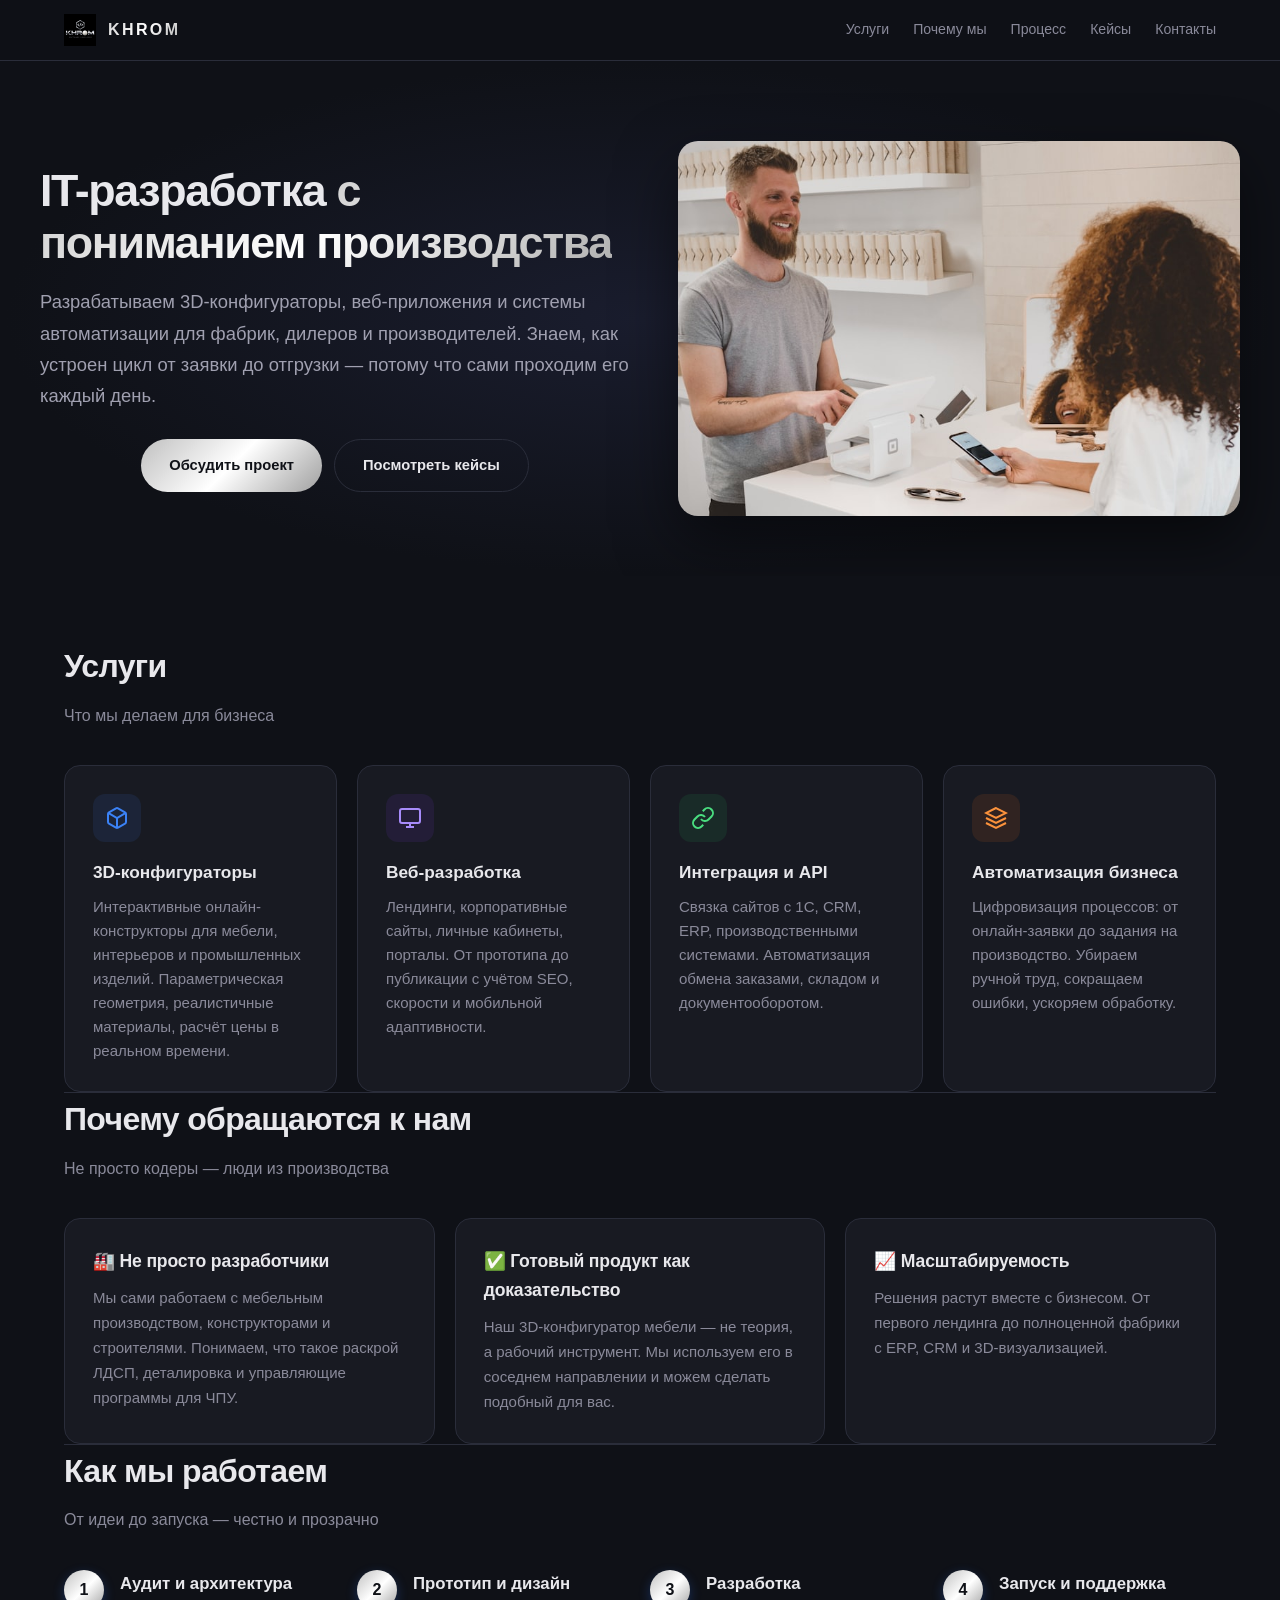
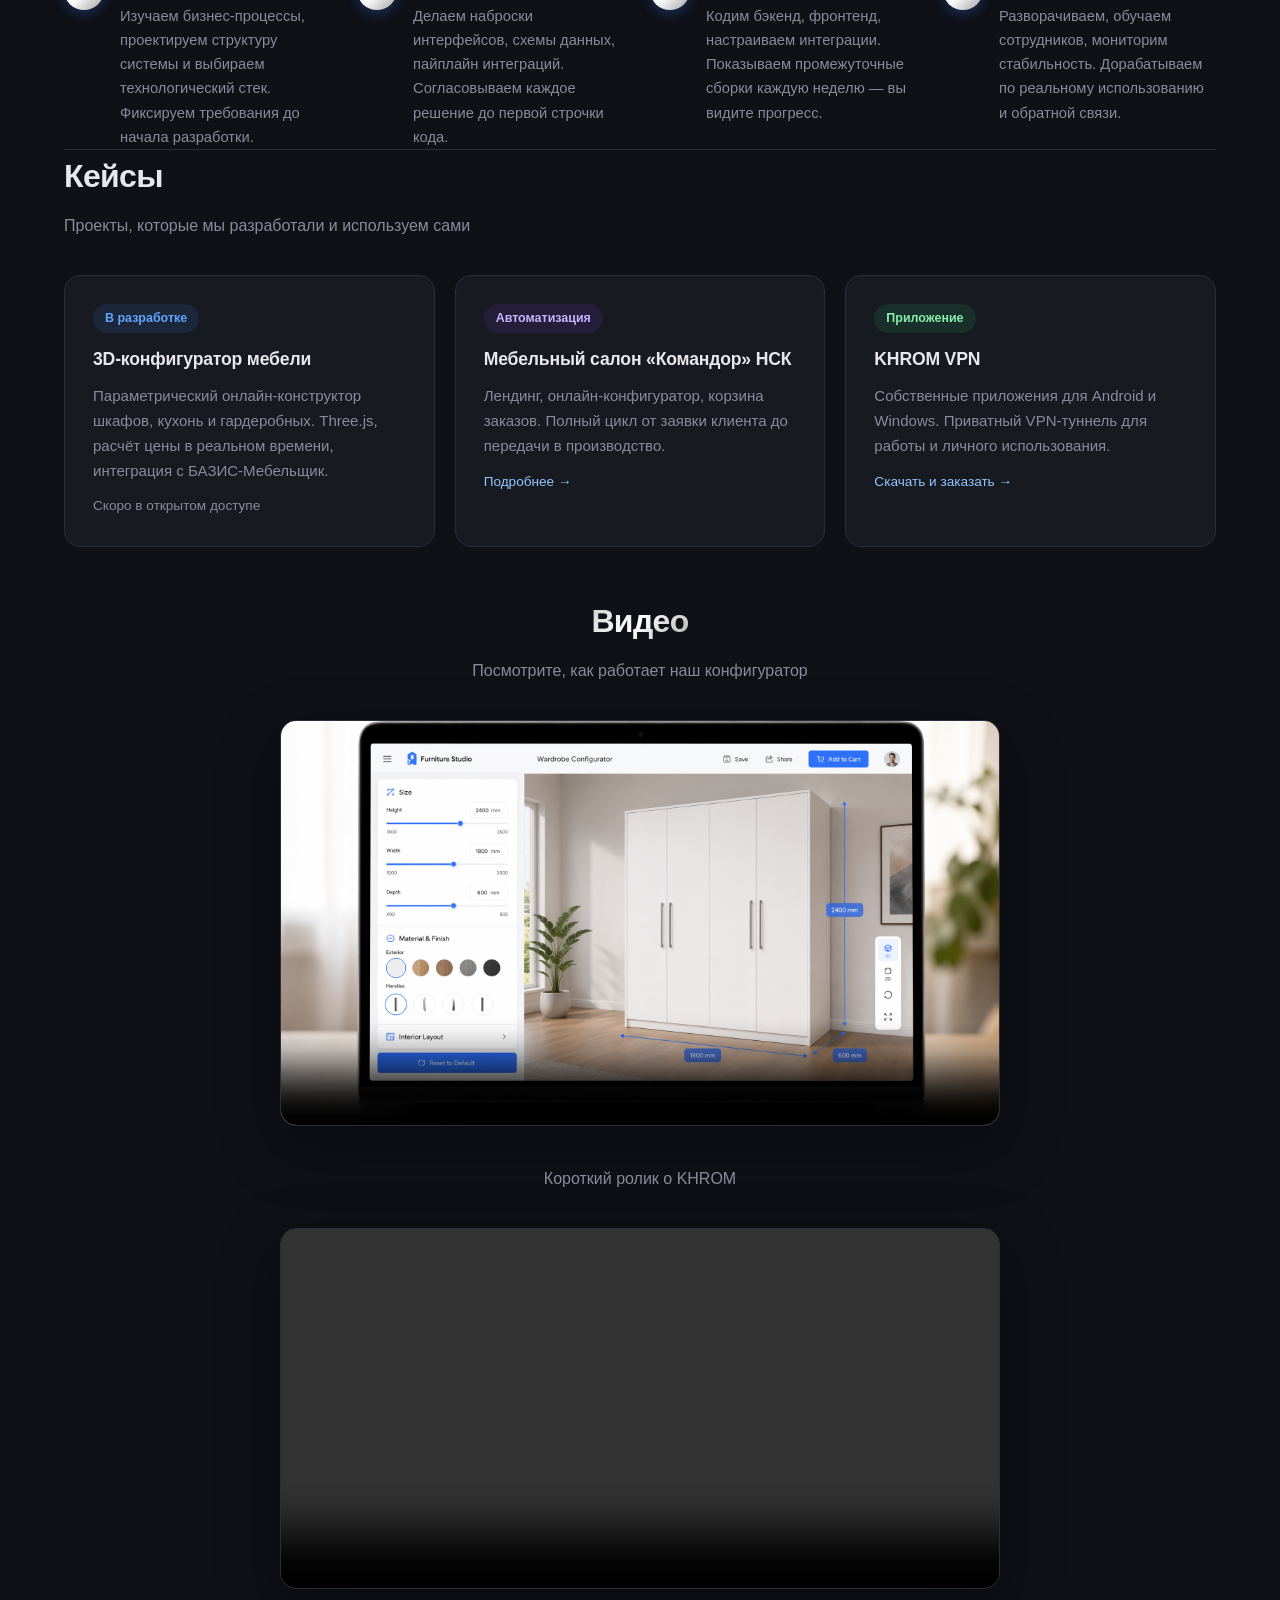
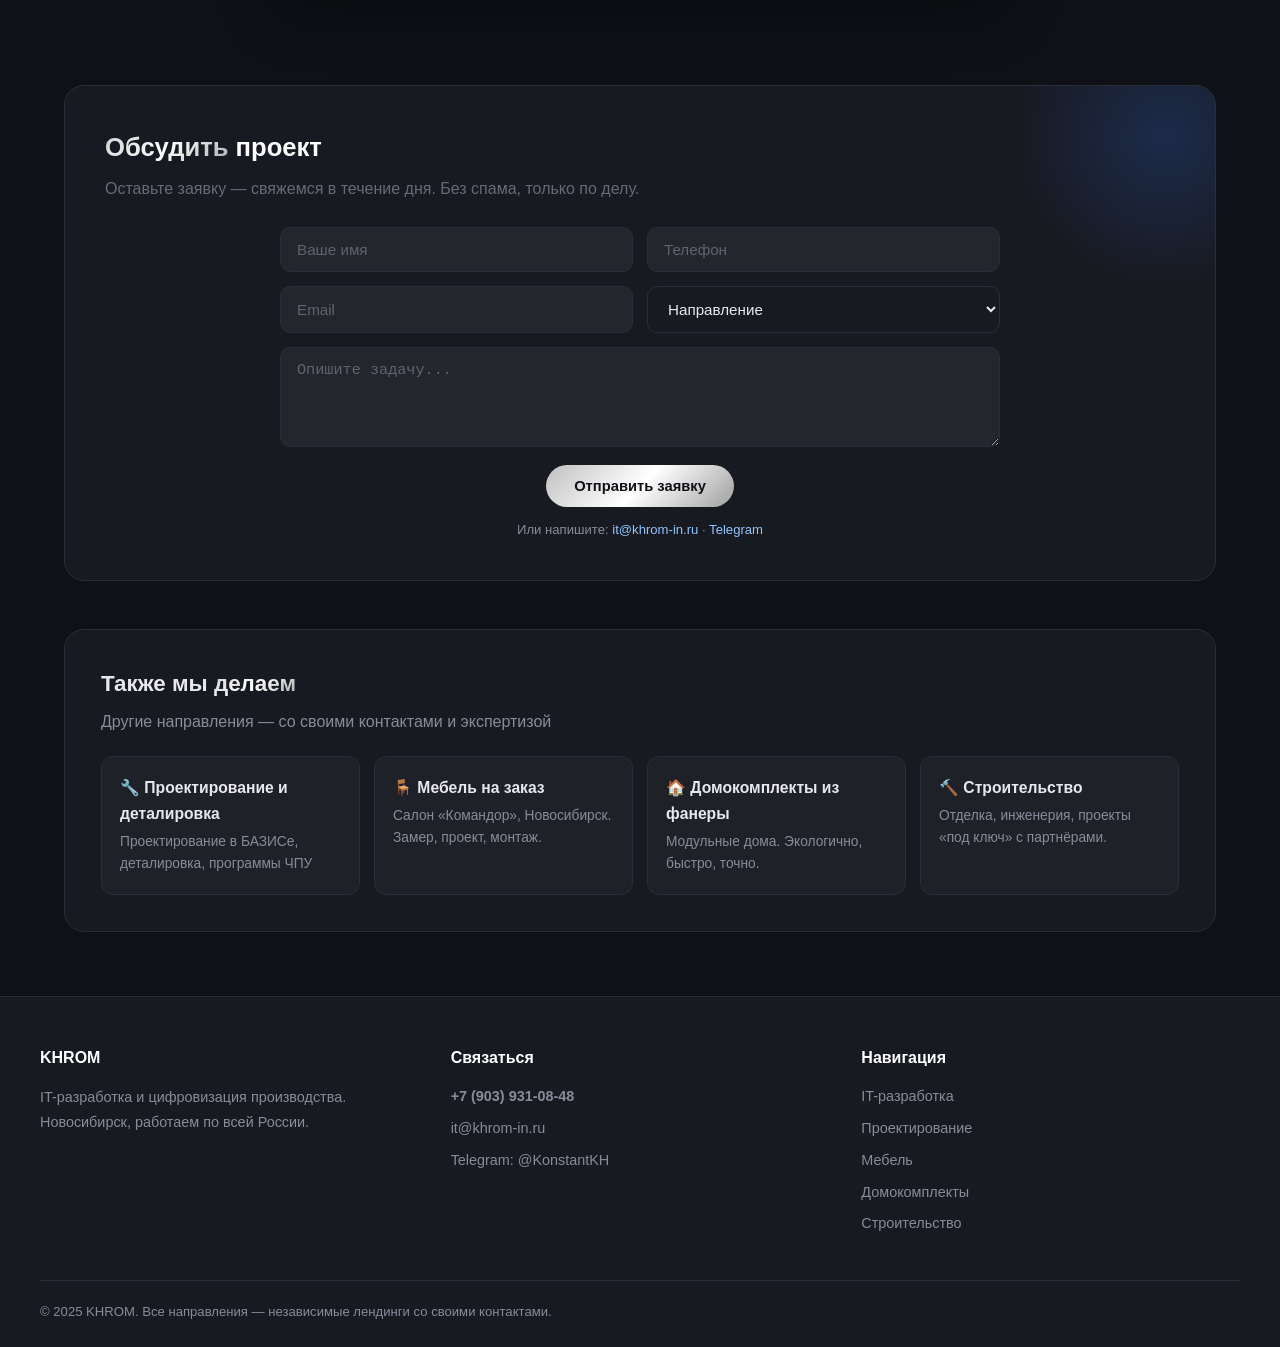
<file: index.html>
<!DOCTYPE html>
<html lang="ru">
<head>
  <meta charset="UTF-8">
  <meta name="viewport" content="width=device-width, initial-scale=1.0">
  <title>KHROM — IT-разработка и цифровизация производства</title>
  <link rel="stylesheet" href="style.css">
  <style>
    :root {
      --khrom-bg: #0f1117;
      --khrom-surface: #181a22;
      --khrom-surface-hover: #202330;
      --khrom-border: #2a2d3a;
      --khrom-text: #e8e8ec;
      --khrom-text-dim: #8a8a9a;
      --khrom-chrome: linear-gradient(135deg, #c0c0c0 0%, #ffffff 50%, #a0a0a0 100%);
      --khrom-chrome-text: linear-gradient(135deg, #d0d0d0 0%, #ffffff 50%, #b0b0b0 100%);
      --khrom-accent: #3b82f6;
    }
    body { background: var(--khrom-bg); color: var(--khrom-text); }

    /* Header */
    .khrom-header {
      position: sticky; top: 0; z-index: 100;
      background: rgba(15,17,23,0.92);
      backdrop-filter: blur(12px);
      border-bottom: 1px solid var(--khrom-border);
    }
    .khrom-header-inner {
      max-width: 1200px; margin: 0 auto;
      padding: 14px 24px;
      display: flex; justify-content: space-between; align-items: center;
    }
    .khrom-logo { display: flex; align-items: center; gap: 12px; }
    .khrom-logo img { height: 32px; width: auto; }
    .khrom-logo span {
      font-size: 1rem; font-weight: 700; letter-spacing: 0.15em;
      background: var(--khrom-chrome-text);
      -webkit-background-clip: text; -webkit-text-fill-color: transparent; background-clip: text;
    }
    .khrom-nav { display: flex; gap: 24px; }
    .khrom-nav a {
      font-size: 0.88rem; font-weight: 500;
      color: var(--khrom-text-dim); transition: all 0.3s;
    }
    .khrom-nav a:hover { color: #fff; }

    /* Hero */
    .khrom-hero {
      position: relative;
      background: radial-gradient(ellipse at center, #1a1d2e 0%, #0f1117 70%);
      padding: 80px 24px 60px;
      overflow: hidden;
    }
    .khrom-hero-inner {
      max-width: 1200px; margin: 0 auto;
      display: grid; grid-template-columns: 1.05fr 1fr; gap: 48px; align-items: center;
    }
    .khrom-hero h1 {
      font-size: clamp(1.8rem, 4vw, 2.8rem); font-weight: 800;
      letter-spacing: -0.03em; line-height: 1.15; margin-bottom: 18px;
    }
    .khrom-hero h1 span {
      background: var(--khrom-chrome-text);
      -webkit-background-clip: text; -webkit-text-fill-color: transparent; background-clip: text;
    }
    .khrom-hero p {
      font-size: clamp(1rem, 2vw, 1.15rem);
      color: #a0a0b0; line-height: 1.7; margin-bottom: 28px;
    }
    .hero-btns { display: flex; gap: 12px; flex-wrap: wrap; }
    .btn-chrome {
      display: inline-flex; align-items: center; gap: 8px;
      padding: 13px 28px; border-radius: 50px;
      font-weight: 600; font-size: 0.92rem;
      background: var(--khrom-chrome); color: #0f1117;
      transition: all 0.3s; border: none; cursor: pointer;
    }
    .btn-chrome:hover { transform: translateY(-2px); box-shadow: 0 0 30px rgba(255,255,255,0.2); }
    .btn-outline {
      display: inline-flex; align-items: center; gap: 8px;
      padding: 13px 28px; border-radius: 50px;
      font-weight: 600; font-size: 0.92rem;
      background: transparent; color: var(--khrom-text);
      border: 1px solid var(--khrom-border);
      transition: all 0.3s;
    }
    .btn-outline:hover { border-color: rgba(192,192,192,0.3); background: rgba(255,255,255,0.04); }
    .hero-media img {
      width: 100%; height: auto; display: block;
      border-radius: 20px;
      box-shadow: 0 24px 60px rgba(0,0,0,0.5);
    }

    /* Container */
    .khrom-container { max-width: 1200px; margin: 0 auto; padding: 64px 24px; }
    .section-title {
      font-size: clamp(1.5rem, 3vw, 2rem); font-weight: 700;
      margin-bottom: 10px;
    }
    .section-title span {
      background: var(--khrom-chrome-text);
      -webkit-background-clip: text; -webkit-text-fill-color: transparent; background-clip: text;
    }
    .section-subtitle { color: var(--khrom-text-dim); font-size: 1rem; margin-bottom: 36px; }
    .section-divider {
      border: none; border-top: 1px solid var(--khrom-border); margin: 0;
    }

    /* Features */
    .features {
      display: grid;
      grid-template-columns: repeat(auto-fit, minmax(260px, 1fr));
      gap: 20px;
    }
    .feature {
      background: var(--khrom-surface);
      border: 1px solid var(--khrom-border);
      border-radius: 16px;
      padding: 28px;
      transition: all 0.3s;
    }
    .feature:hover { background: var(--khrom-surface-hover); transform: translateY(-3px); }
    .feature-icon {
      width: 48px; height: 48px; border-radius: 12px;
      display: flex; align-items: center; justify-content: center;
      margin-bottom: 16px; font-size: 1.4rem;
    }
    .feature-icon-blue { background: rgba(59,130,246,0.1); color: #3b82f6; }
    .feature-icon-purple { background: rgba(124,58,237,0.1); color: #a78bfa; }
    .feature-icon-green { background: rgba(34,197,94,0.1); color: #4ade80; }
    .feature-icon-orange { background: rgba(249,115,22,0.1); color: #fb923c; }
    .feature h4 { font-size: 1.08rem; font-weight: 700; margin-bottom: 8px; }
    .feature p { color: var(--khrom-text-dim); font-size: 0.94rem; line-height: 1.6; }

    /* Cards */
    .grid {
      display: grid; grid-template-columns: repeat(auto-fit, minmax(280px, 1fr)); gap: 20px;
    }
    .card {
      background: var(--khrom-surface);
      border: 1px solid var(--khrom-border);
      border-radius: 16px;
      padding: 28px;
      transition: all 0.3s;
      position: relative; overflow: hidden;
    }
    .card::before {
      content: ''; position: absolute; top: 0; left: 0; right: 0; height: 3px;
      background: var(--khrom-chrome); transform: scaleX(0); transform-origin: left;
      transition: transform 0.4s ease;
    }
    .card:hover { transform: translateY(-4px); border-color: rgba(192,192,192,0.15); }
    .card:hover::before { transform: scaleX(1); }
    .card h3 { font-size: 1.1rem; font-weight: 700; margin-bottom: 10px; }
    .card p { color: var(--khrom-text-dim); font-size: 0.94rem; }
    .tag {
      display: inline-block; padding: 4px 12px; border-radius: 50px;
      font-size: 0.78rem; font-weight: 600; margin-bottom: 12px;
    }
    .tag-blue { background: rgba(59,130,246,0.12); color: #60a5fa; }
    .tag-purple { background: rgba(124,58,237,0.12); color: #c4b5fd; }
    .tag-green { background: rgba(34,197,94,0.12); color: #86efac; }
    .meta { font-size: 0.85rem; color: var(--khrom-text-dim); margin-top: 12px; }
    .meta a { color: #93c5fd; transition: color 0.3s; }
    .meta a:hover { color: #fff; }

    /* Steps */
    .steps {
      display: grid; grid-template-columns: repeat(auto-fit, minmax(240px, 1fr)); gap: 20px;
      counter-reset: step;
    }
    .step {
      position: relative; padding-left: 56px;
    }
    .step::before {
      counter-increment: step;
      content: counter(step);
      position: absolute; left: 0; top: 0;
      width: 40px; height: 40px;
      background: var(--khrom-chrome); color: #0f1117;
      border-radius: 50%; display: flex; align-items: center; justify-content: center;
      font-weight: 700; font-size: 1rem;
    }
    .step h4 { font-size: 1.05rem; font-weight: 700; margin-bottom: 6px; }
    .step p { color: var(--khrom-text-dim); font-size: 0.92rem; }

    /* Video section */
    .video-section { text-align: center; padding: 48px 0; }
    .video-wrapper {
      max-width: 720px; margin: 0 auto;
      border-radius: 16px; overflow: hidden;
      border: 1px solid var(--khrom-border);
      box-shadow: 0 20px 60px rgba(0,0,0,0.4);
    }
    .video-wrapper video { width: 100%; display: block; }

    /* Form */
    .form-section {
      background: var(--khrom-surface);
      border: 1px solid var(--khrom-border);
      border-radius: 20px;
      padding: 40px;
      margin: 48px 0;
    }
    .form-section h2 { font-size: 1.6rem; margin-bottom: 8px; }
    .form-section h2 span {
      background: var(--khrom-chrome-text);
      -webkit-background-clip: text; -webkit-text-fill-color: transparent; background-clip: text;
    }
    .form-section > p { color: var(--khrom-text-dim); margin-bottom: 24px; }
    .form-grid {
      display: grid; grid-template-columns: repeat(auto-fit, minmax(260px, 1fr)); gap: 14px;
      margin-bottom: 16px;
    }
    .form-field {
      background: rgba(255,255,255,0.05);
      border: 1px solid var(--khrom-border);
      border-radius: 10px;
      padding: 13px 16px;
      color: var(--khrom-text); font-size: 0.95rem;
      transition: all 0.3s; width: 100%;
    }
    .form-field::placeholder { color: rgba(138,138,154,0.6); }
    .form-field:focus { outline: none; border-color: rgba(192,192,192,0.3); background: rgba(255,255,255,0.07); }
    .form-field.textarea { grid-column: 1 / -1; min-height: 100px; resize: vertical; }
    .form-status {
      margin-top: 14px; padding: 12px 18px; border-radius: 10px;
      font-size: 0.92rem; text-align: center; display: none;
    }
    .form-status.success { background: rgba(34,197,94,0.1); color: #86efac; border: 1px solid rgba(34,197,94,0.2); }
    .form-status.error { background: rgba(239,68,68,0.1); color: #fca5a5; border: 1px solid rgba(239,68,68,0.2); }
    .form-status.warning { background: rgba(245,158,11,0.1); color: #fcd34d; border: 1px solid rgba(245,158,11,0.2); }

    /* Also section */
    .also-section {
      background: var(--khrom-surface);
      border: 1px solid var(--khrom-border);
      border-radius: 20px;
      padding: 36px;
      margin-top: 48px;
    }
    .also-section h2 { font-size: 1.4rem; margin-bottom: 6px; }
    .also-section h2 span {
      background: var(--khrom-chrome-text);
      -webkit-background-clip: text; -webkit-text-fill-color: transparent; background-clip: text;
    }
    .also-section > p { color: var(--khrom-text-dim); margin-bottom: 20px; }
    .also-grid {
      display: grid; grid-template-columns: repeat(auto-fit, minmax(220px, 1fr)); gap: 14px;
    }
    .also-card {
      display: block; background: rgba(255,255,255,0.03);
      border: 1px solid var(--khrom-border); border-radius: 12px;
      padding: 18px; transition: all 0.3s;
    }
    .also-card:hover { transform: translateY(-3px); border-color: rgba(192,192,192,0.2); background: rgba(255,255,255,0.05); }
    .also-card h4 { font-size: 0.98rem; font-weight: 700; color: var(--khrom-text); margin-bottom: 4px; }
    .also-card p { font-size: 0.86rem; color: var(--khrom-text-dim); }

    /* Footer */
    .khrom-footer {
      background: var(--khrom-surface);
      border-top: 1px solid var(--khrom-border);
      padding: 48px 24px 24px;
    }
    .footer-inner { max-width: 1200px; margin: 0 auto; }
    .footer-grid {
      display: grid; grid-template-columns: repeat(auto-fit, minmax(220px, 1fr)); gap: 32px;
      margin-bottom: 36px;
    }
    .footer-col h4 {
      color: #fff; font-size: 1rem; font-weight: 700; margin-bottom: 14px;
    }
    .footer-col p { font-size: 0.9rem; color: var(--khrom-text-dim); line-height: 1.7; }
    .footer-col a {
      display: block; color: var(--khrom-text-dim); font-size: 0.9rem;
      margin-bottom: 8px; transition: color 0.2s;
    }
    .footer-col a:hover { color: #fff; }
    .phone-link { font-size: 1.2rem; font-weight: 700; color: #fff; }
    .phone-link:hover { color: #93c5fd; }
    .footer-bottom {
      border-top: 1px solid var(--khrom-border);
      padding-top: 20px; font-size: 0.82rem; color: var(--khrom-text-dim);
    }

    @media (max-width: 900px) {
      .khrom-hero-inner { grid-template-columns: 1fr; text-align: center; }
      .hero-btns { justify-content: center; }
      .khrom-header-inner { flex-direction: column; gap: 10px; }
    }
  </style>
</head>
<body>

<!-- Header -->
<header class="khrom-header">
  <div class="khrom-header-inner">
    <div class="khrom-logo">
      <img src="img/khrom-logo.png" alt="KHROM">
      <span>KHROM</span>
    </div>
    <nav class="khrom-nav">
      <a href="#services">Услуги</a>
      <a href="#why">Почему мы</a>
      <a href="#process">Процесс</a>
      <a href="#cases">Кейсы</a>
      <a href="#contacts">Контакты</a>
    </nav>
  </div>
</header>

<!-- Hero -->
<section class="khrom-hero">
  <div class="khrom-hero-inner">
    <div class="hero-text">
      <h1>IT-разработка <span>с пониманием производства</span></h1>
      <p>Разрабатываем 3D-конфигураторы, веб-приложения и системы автоматизации для фабрик, дилеров и производителей. Знаем, как устроен цикл от заявки до отгрузки — потому что сами проходим его каждый день.</p>
      <div class="hero-btns">
        <a class="btn-chrome" href="#form">Обсудить проект</a>
        <a class="btn-outline" href="#cases">Посмотреть кейсы</a>
      </div>
    </div>
    <div class="hero-media">
      <img src="img/it/hero1.jpg" alt="Интерфейс 3D-конфигуратора">
    </div>
  </div>
</section>

<!-- Main -->
<main class="khrom-container">

  <!-- Services -->
  <section id="services">
    <h2 class="section-title">Услуги</h2>
    <p class="section-subtitle">Что мы делаем для бизнеса</p>
    <div class="features">
      <div class="feature">
        <div class="feature-icon feature-icon-blue">
          <svg width="24" height="24" viewBox="0 0 24 24" fill="none" stroke="currentColor" stroke-width="2"><path d="M21 16V8a2 2 0 0 0-1-1.73l-7-4a2 2 0 0 0-2 0l-7 4A2 2 0 0 0 3 8v8a2 2 0 0 0 1 1.73l7 4a2 2 0 0 0 2 0l7-4A2 2 0 0 0 21 16z"></path><polyline points="3.27 6.96 12 12.01 20.73 6.96"></polyline><line x1="12" y1="22.08" x2="12" y2="12"></line></svg>
        </div>
        <h4>3D-конфигураторы</h4>
        <p>Интерактивные онлайн-конструкторы для мебели, интерьеров и промышленных изделий. Параметрическая геометрия, реалистичные материалы, расчёт цены в реальном времени.</p>
      </div>
      <div class="feature">
        <div class="feature-icon feature-icon-purple">
          <svg width="24" height="24" viewBox="0 0 24 24" fill="none" stroke="currentColor" stroke-width="2"><rect x="2" y="3" width="20" height="14" rx="2" ry="2"></rect><line x1="8" y1="21" x2="16" y2="21"></line><line x1="12" y1="17" x2="12" y2="21"></line></svg>
        </div>
        <h4>Веб-разработка</h4>
        <p>Лендинги, корпоративные сайты, личные кабинеты, порталы. От прототипа до публикации с учётом SEO, скорости и мобильной адаптивности.</p>
      </div>
      <div class="feature">
        <div class="feature-icon feature-icon-green">
          <svg width="24" height="24" viewBox="0 0 24 24" fill="none" stroke="currentColor" stroke-width="2"><path d="M10 13a5 5 0 0 0 7.54.54l3-3a5 5 0 0 0-7.07-7.07l-1.72 1.71"></path><path d="M14 11a5 5 0 0 0-7.54-.54l-3 3a5 5 0 0 0 7.07 7.07l1.71-1.71"></path></svg>
        </div>
        <h4>Интеграция и API</h4>
        <p>Связка сайтов с 1С, CRM, ERP, производственными системами. Автоматизация обмена заказами, складом и документооборотом.</p>
      </div>
      <div class="feature">
        <div class="feature-icon feature-icon-orange">
          <svg width="24" height="24" viewBox="0 0 24 24" fill="none" stroke="currentColor" stroke-width="2"><polygon points="12 2 2 7 12 12 22 7 12 2"></polygon><polyline points="2 17 12 22 22 17"></polyline><polyline points="2 12 12 17 22 12"></polyline></svg>
        </div>
        <h4>Автоматизация бизнеса</h4>
        <p>Цифровизация процессов: от онлайн-заявки до задания на производство. Убираем ручной труд, сокращаем ошибки, ускоряем обработку.</p>
      </div>
    </div>
  </section>

  <hr class="section-divider">

  <!-- Why us -->
  <section id="why">
    <h2 class="section-title">Почему обращаются к нам</h2>
    <p class="section-subtitle">Не просто кодеры — люди из производства</p>
    <div class="grid">
      <div class="card">
        <h3>🏭 Не просто разработчики</h3>
        <p>Мы сами работаем с мебельным производством, конструкторами и строителями. Понимаем, что такое раскрой ЛДСП, деталировка и управляющие программы для ЧПУ.</p>
      </div>
      <div class="card">
        <h3>✅ Готовый продукт как доказательство</h3>
        <p>Наш 3D-конфигуратор мебели — не теория, а рабочий инструмент. Мы используем его в соседнем направлении и можем сделать подобный для вас.</p>
      </div>
      <div class="card">
        <h3>📈 Масштабируемость</h3>
        <p>Решения растут вместе с бизнесом. От первого лендинга до полноценной фабрики с ERP, CRM и 3D-визуализацией.</p>
      </div>
    </div>
  </section>

  <hr class="section-divider">

  <!-- Process -->
  <section id="process">
    <h2 class="section-title">Как мы работаем</h2>
    <p class="section-subtitle">От идеи до запуска — честно и прозрачно</p>
    <div class="steps">
      <div class="step">
        <h4>Аудит и архитектура</h4>
        <p>Изучаем бизнес-процессы, проектируем структуру системы и выбираем технологический стек. Фиксируем требования до начала разработки.</p>
      </div>
      <div class="step">
        <h4>Прототип и дизайн</h4>
        <p>Делаем наброски интерфейсов, схемы данных, пайплайн интеграций. Согласовываем каждое решение до первой строчки кода.</p>
      </div>
      <div class="step">
        <h4>Разработка</h4>
        <p>Кодим бэкенд, фронтенд, настраиваем интеграции. Показываем промежуточные сборки каждую неделю — вы видите прогресс.</p>
      </div>
      <div class="step">
        <h4>Запуск и поддержка</h4>
        <p>Разворачиваем, обучаем сотрудников, мониторим стабильность. Дорабатываем по реальному использованию и обратной связи.</p>
      </div>
    </div>
  </section>

  <hr class="section-divider">

  <!-- Cases -->
  <section id="cases">
    <h2 class="section-title">Кейсы</h2>
    <p class="section-subtitle">Проекты, которые мы разработали и используем сами</p>
    <div class="grid">
      <div class="card">
        <span class="tag tag-blue">В разработке</span>
        <h3>3D-конфигуратор мебели</h3>
        <p>Параметрический онлайн-конструктор шкафов, кухонь и гардеробных. Three.js, расчёт цены в реальном времени, интеграция с БАЗИС-Мебельщик.</p>
        <div class="meta">Скоро в открытом доступе</div>
      </div>
      <div class="card">
        <span class="tag tag-purple">Автоматизация</span>
        <h3>Мебельный салон «Командор» НСК</h3>
        <p>Лендинг, онлайн-конфигуратор, корзина заказов. Полный цикл от заявки клиента до передачи в производство.</p>
        <div class="meta"><a href="mebel.html">Подробнее →</a></div>
      </div>
      <div class="card">
        <span class="tag tag-green">Приложение</span>
        <h3>KHROM VPN</h3>
        <p>Собственные приложения для Android и Windows. Приватный VPN-туннель для работы и личного использования.</p>
        <div class="meta"><a href="it.html#vpn">Скачать и заказать →</a></div>
      </div>
    </div>
  </section>

  <!-- Videos -->
  <section class="video-section">
    <h2 class="section-title"><span>Видео</span></h2>
    <p class="section-subtitle">Посмотрите, как работает наш конфигуратор</p>
    <div class="video-wrapper" style="margin-bottom: 32px;">
      <video controls poster="img/it/hero.png" preload="metadata">
        <source src="video/Конфигуратор_мебели_сжатый.mp4" type="video/mp4">
      </video>
    </div>
    <p class="section-subtitle" style="margin-top: 40px;">Короткий ролик о KHROM</p>
    <div class="video-wrapper">
      <video controls preload="metadata">
        <source src="video/Ролик_KHROM_v1.mp4" type="video/mp4">
      </video>
    </div>
  </section>

  <!-- Form -->
  <section id="form" class="form-section">
    <h2><span>Обсудить</span> проект</h2>
    <p>Оставьте заявку — свяжемся в течение дня. Без спама, только по делу.</p>
    <form data-form="khrom" data-source="khrom" style="max-width:720px;margin:0 auto;">
      <div class="form-grid">
        <input type="text" name="name" class="form-field" placeholder="Ваше имя" required>
        <input type="tel" name="phone" class="form-field" placeholder="Телефон" required>
        <input type="email" name="email" class="form-field" placeholder="Email">
        <select name="direction" class="form-field" style="background:var(--khrom-surface);color:var(--khrom-text);">
          <option value="" disabled selected>Направление</option>
          <option value="IT-разработка">IT-разработка</option>
          <option value="Конфигуратор">3D-конфигуратор мебели</option>
          <option value="VPN">KHROM VPN</option>
          <option value="Другое">Другое</option>
        </select>
        <textarea name="message" class="form-field textarea" placeholder="Опишите задачу..."></textarea>
      </div>
      <div style="text-align:center;margin-top:18px;">
        <button type="submit" class="btn-chrome" style="border:none;cursor:pointer;">Отправить заявку</button>
        <p style="color:var(--khrom-text-dim);font-size:0.82rem;margin-top:12px;">Или напишите: <a href="mailto:it@khrom-in.ru" style="color:#93c5fd;">it@khrom-in.ru</a> · <a href="https://t.me/KonstantKH" style="color:#93c5fd;" target="_blank">Telegram</a></p>
      </div>
    </form>
  </section>

  <!-- Also we do -->
  <div class="also-section" id="contacts">
    <h2>Также мы <span>делаем</span></h2>
    <p>Другие направления — со своими контактами и экспертизой</p>
    <div class="also-grid">
      <a href="konstruktor.html" class="also-card">
        <h4>🔧 Проектирование и деталировка</h4>
        <p>Проектирование в БАЗИСе, деталировка, программы ЧПУ</p>
      </a>
      <a href="mebel.html" class="also-card">
        <h4>🪑 Мебель на заказ</h4>
        <p>Салон «Командор», Новосибирск. Замер, проект, монтаж.</p>
      </a>
      <a href="fanera.html" class="also-card">
        <h4>🏠 Домокомплекты из фанеры</h4>
        <p>Модульные дома. Экологично, быстро, точно.</p>
      </a>
      <a href="stroitelstvo.html" class="also-card">
        <h4>🔨 Строительство</h4>
        <p>Отделка, инженерия, проекты «под ключ» с партнёрами.</p>
      </a>
    </div>
  </div>

</main>

<!-- Footer -->
<footer class="khrom-footer">
  <div class="footer-inner">
    <div class="footer-grid">
      <div class="footer-col">
        <h4>KHROM</h4>
        <p>IT-разработка и цифровизация производства.</p>
        <p>Новосибирск, работаем по всей России.</p>
      </div>
      <div class="footer-col">
        <h4>Связаться</h4>
        <a href="tel:+79039310848" class="phone-link">+7 (903) 931-08-48</a>
        <a href="mailto:it@khrom-in.ru">it@khrom-in.ru</a>
        <a href="https://t.me/KonstantKH" target="_blank">Telegram: @KonstantKH</a>
      </div>
      <div class="footer-col">
        <h4>Навигация</h4>
        <a href="index.html">IT-разработка</a>
        <a href="konstruktor.html">Проектирование</a>
        <a href="mebel.html">Мебель</a>
        <a href="fanera.html">Домокомплекты</a>
        <a href="stroitelstvo.html">Строительство</a>
      </div>
    </div>
    <div class="footer-bottom">
      © 2025 KHROM. Все направления — независимые лендинги со своими контактами.
    </div>
  </div>
</footer>

<script src="js/form-handler.js"></script>
</body>
</html>
</file>
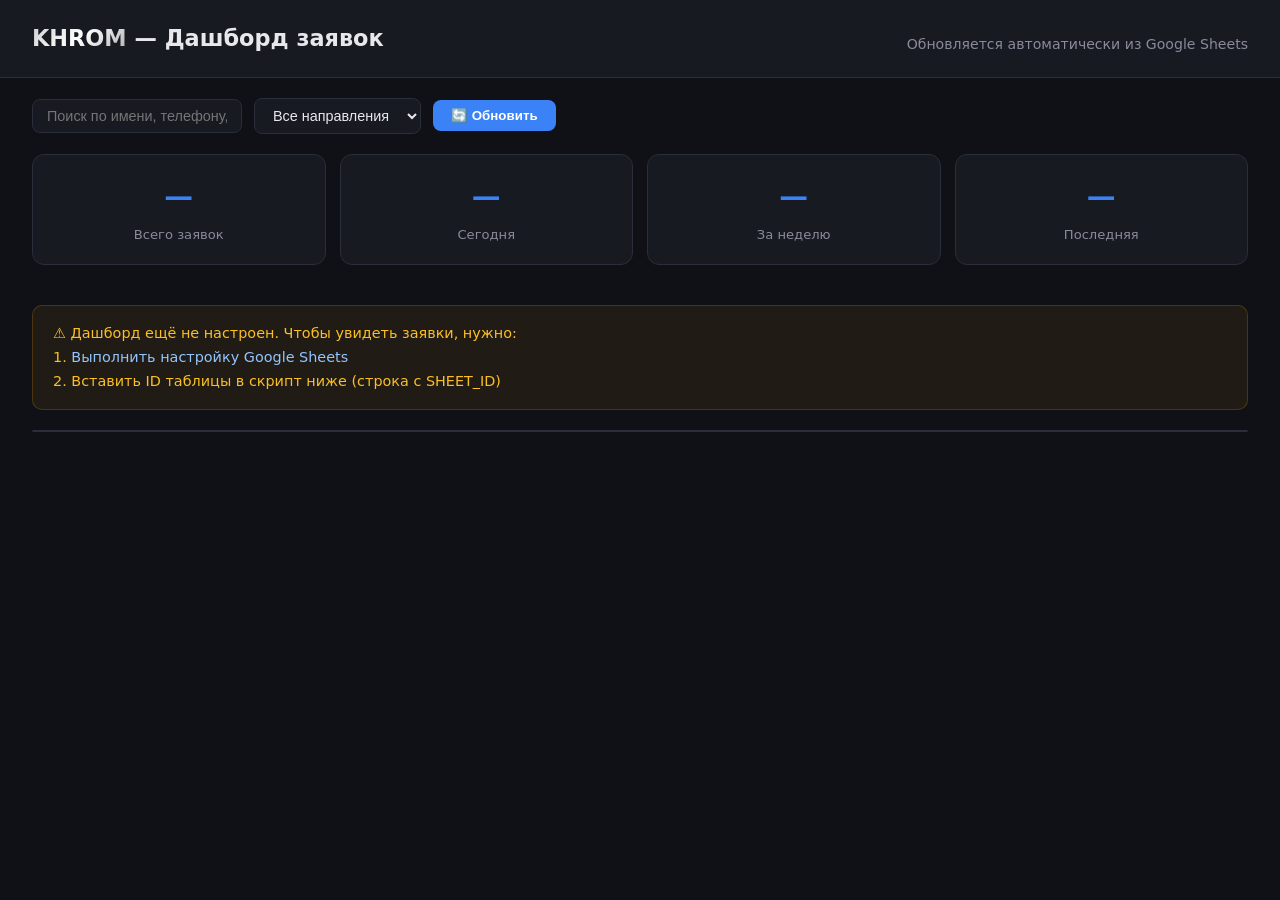
<file: dashboard.html>
<!DOCTYPE html>
<html lang="ru">
<head>
  <meta charset="UTF-8">
  <meta name="viewport" content="width=device-width, initial-scale=1.0">
  <title>Дашборд заявок — KHROM</title>
  <link rel="stylesheet" href="style.css">
  <style>
    :root {
      --khrom-bg: #0f1117;
      --khrom-surface: #181a22;
      --khrom-surface-hover: #202330;
      --khrom-border: #2a2d3a;
      --khrom-text: #e8e8ec;
      --khrom-text-dim: #8a8a9a;
      --khrom-chrome-text: linear-gradient(135deg, #d0d0d0 0%, #ffffff 50%, #b0b0b0 100%);
      --accent: #3b82f6;
      --success: #22c55e;
      --warning: #f59e0b;
    }
    body {
      background: var(--khrom-bg);
      color: var(--khrom-text);
      font-family: 'Segoe UI', system-ui, -apple-system, sans-serif;
      margin: 0;
      padding: 0;
    }

    .dashboard-header {
      background: var(--khrom-surface);
      border-bottom: 1px solid var(--khrom-border);
      padding: 20px 32px;
      display: flex;
      justify-content: space-between;
      align-items: center;
      flex-wrap: wrap;
      gap: 12px;
    }
    .dashboard-header h1 {
      margin: 0;
      font-size: 1.4rem;
      font-weight: 700;
    }
    .dashboard-header h1 span {
      background: var(--khrom-chrome-text);
      -webkit-background-clip: text;
      -webkit-text-fill-color: transparent;
      background-clip: text;
    }
    .dashboard-header .meta {
      color: var(--khrom-text-dim);
      font-size: 0.88rem;
    }

    .dashboard-controls {
      padding: 20px 32px;
      display: flex;
      gap: 12px;
      flex-wrap: wrap;
      align-items: center;
    }
    .dashboard-controls input, .dashboard-controls select {
      background: var(--khrom-surface);
      border: 1px solid var(--khrom-border);
      border-radius: 8px;
      padding: 8px 14px;
      color: var(--khrom-text);
      font-size: 0.9rem;
    }
    .btn-refresh {
      background: var(--accent);
      color: #fff;
      border: none;
      border-radius: 8px;
      padding: 8px 18px;
      font-weight: 600;
      cursor: pointer;
      transition: opacity 0.2s;
    }
    .btn-refresh:hover { opacity: 0.85; }

    .stats-row {
      padding: 0 32px 20px;
      display: grid;
      grid-template-columns: repeat(auto-fit, minmax(160px, 1fr));
      gap: 14px;
    }
    .stat-card {
      background: var(--khrom-surface);
      border: 1px solid var(--khrom-border);
      border-radius: 12px;
      padding: 18px;
      text-align: center;
    }
    .stat-card .number {
      font-size: 1.8rem;
      font-weight: 800;
      color: var(--accent);
    }
    .stat-card .label {
      font-size: 0.82rem;
      color: var(--khrom-text-dim);
      margin-top: 4px;
    }

    .table-container {
      padding: 0 32px 32px;
    }
    .table-scroll {
      overflow-x: auto;
      border: 1px solid var(--khrom-border);
      border-radius: 12px;
      background: var(--khrom-surface);
    }
    table {
      width: 100%;
      border-collapse: collapse;
      font-size: 0.9rem;
    }
    th {
      background: var(--khrom-surface-hover);
      color: var(--khrom-text);
      font-weight: 600;
      text-align: left;
      padding: 12px 16px;
      border-bottom: 1px solid var(--khrom-border);
      white-space: nowrap;
    }
    td {
      padding: 12px 16px;
      border-bottom: 1px solid var(--khrom-border);
      color: var(--khrom-text);
    }
    tr:last-child td { border-bottom: none; }
    tr:hover td { background: rgba(255,255,255,0.02); }
    .cell-dim { color: var(--khrom-text-dim); }
    .cell-phone { font-family: monospace; font-size: 0.88rem; }
    .cell-source {
      display: inline-block;
      padding: 2px 10px;
      border-radius: 50px;
      font-size: 0.78rem;
      font-weight: 600;
    }
    .source-khrom { background: rgba(59,130,246,0.12); color: #60a5fa; }
    .source-konstruktor { background: rgba(245,158,11,0.12); color: #fbbf24; }
    .source-mebel { background: rgba(34,197,94,0.12); color: #86efac; }
    .source-default { background: rgba(138,138,154,0.12); color: #a0a0b0; }

    .empty-state {
      text-align: center;
      padding: 60px 20px;
      color: var(--khrom-text-dim);
    }
    .empty-state svg {
      width: 64px; height: 64px;
      stroke: var(--khrom-border);
      margin-bottom: 16px;
    }

    .loading {
      text-align: center;
      padding: 40px;
      color: var(--khrom-text-dim);
    }
    .loading::after {
      content: '';
      display: inline-block;
      width: 16px; height: 16px;
      border: 2px solid var(--khrom-border);
      border-top-color: var(--accent);
      border-radius: 50%;
      animation: spin 1s linear infinite;
      margin-left: 8px;
      vertical-align: middle;
    }
    @keyframes spin { to { transform: rotate(360deg); } }

    .setup-hint {
      margin: 20px 32px;
      padding: 16px 20px;
      background: rgba(245,158,11,0.08);
      border: 1px solid rgba(245,158,11,0.2);
      border-radius: 10px;
      color: #fbbf24;
      font-size: 0.9rem;
    }
    .setup-hint a { color: #93c5fd; }

    @media (max-width: 768px) {
      .dashboard-header, .dashboard-controls, .stats-row, .table-container {
        padding-left: 16px;
        padding-right: 16px;
      }
    }
  </style>
</head>
<body>

<div class="dashboard-header">
  <h1><span>KHROM</span> — Дашборд заявок</h1>
  <div class="meta">Обновляется автоматически из Google Sheets</div>
</div>

<div class="dashboard-controls">
  <input type="text" id="searchInput" placeholder="Поиск по имени, телефону, email...">
  <select id="filterSource">
    <option value="">Все направления</option>
    <option value="IT-разработка">IT-разработка</option>
    <option value="Конфигуратор">Конфигуратор</option>
    <option value="Проектирование">Проектирование</option>
    <option value="Мебель">Мебель</option>
    <option value="Домокомплекты">Домокомплекты</option>
    <option value="Строительство">Строительство</option>
  </select>
  <button class="btn-refresh" onclick="loadData()">🔄 Обновить</button>
</div>

<div class="stats-row">
  <div class="stat-card">
    <div class="number" id="statTotal">—</div>
    <div class="label">Всего заявок</div>
  </div>
  <div class="stat-card">
    <div class="number" id="statToday">—</div>
    <div class="label">Сегодня</div>
  </div>
  <div class="stat-card">
    <div class="number" id="statWeek">—</div>
    <div class="label">За неделю</div>
  </div>
  <div class="stat-card">
    <div class="number" id="statLast">—</div>
    <div class="label">Последняя</div>
  </div>
</div>

<div class="setup-hint" id="setupHint" style="display:none;">
  ⚠️ Дашборд ещё не настроен. Чтобы увидеть заявки, нужно:<br>
  1. <a href="GOOGLE_SETUP.html" target="_blank">Выполнить настройку Google Sheets</a><br>
  2. Вставить ID таблицы в скрипт ниже (строка с SHEET_ID)
</div>

<div class="table-container">
  <div class="table-scroll">
    <div class="loading" id="loading">Загрузка данных...</div>
    <table id="leadsTable" style="display:none;">
      <thead>
        <tr>
          <th>Дата</th>
          <th>Имя</th>
          <th>Телефон</th>
          <th>Email</th>
          <th>Направление</th>
          <th>Сообщение</th>
          <th>Источник</th>
        </tr>
      </thead>
      <tbody id="tableBody"></tbody>
    </table>
  </div>
</div>

<script>
// ===== НАСТРОЙКА: вставьте ID публичной Google Sheets таблицы =====
// Как получить: откройте таблицу в браузере, скопируйте часть URL между /d/ и /edit
// Пример: https://docs.google.com/spreadsheets/d/1ABC...XYZ/edit → ID: 1ABC...XYZ
const SHEET_ID = 'ВАШ_SHEET_ID';
const SHEET_NAME = 'Sheet1'; // имя листа (по умолчанию Sheet1)
// ==================================================================

const CSV_URL = `https://docs.google.com/spreadsheets/d/${SHEET_ID}/gviz/tq?tqx=out:csv&sheet=${SHEET_NAME}`;

let allRows = [];

async function loadData() {
  const loading = document.getElementById('loading');
  const table = document.getElementById('leadsTable');
  const setupHint = document.getElementById('setupHint');
  const tbody = document.getElementById('tableBody');

  if (SHEET_ID === 'ВАШ_SHEET_ID') {
    loading.style.display = 'none';
    setupHint.style.display = 'block';
    table.style.display = 'none';
    return;
  }

  loading.style.display = 'block';
  table.style.display = 'none';
  setupHint.style.display = 'none';

  try {
    const response = await fetch(CSV_URL);
    const csvText = await response.text();
    allRows = parseCSV(csvText);
    
    // Убираем заголовок
    allRows = allRows.slice(1);
    
    // Сортируем по дате (новые сверху)
    allRows.sort((a, b) => {
      const da = new Date(a[0] || 0);
      const db = new Date(b[0] || 0);
      return db - da;
    });

    renderTable(allRows);
    updateStats(allRows);

    loading.style.display = 'none';
    table.style.display = 'table';

  } catch (err) {
    console.error('Dashboard load error:', err);
    loading.textContent = '❌ Не удалось загрузить данные. Проверьте, что таблица опубликована (Файл → Опубликовать в интернете). Подробнее в GOOGLE_SETUP.html';
    setupHint.style.display = 'block';
  }
}

function parseCSV(text) {
  const rows = [];
  let row = [];
  let cell = '';
  let inQuotes = false;
  
  for (let i = 0; i < text.length; i++) {
    const char = text[i];
    const next = text[i + 1];
    
    if (inQuotes) {
      if (char === '"' && next === '"') {
        cell += '"';
        i++;
      } else if (char === '"') {
        inQuotes = false;
      } else {
        cell += char;
      }
    } else {
      if (char === '"') {
        inQuotes = true;
      } else if (char === ',') {
        row.push(cell.trim());
        cell = '';
      } else if (char === '\n') {
        row.push(cell.trim());
        rows.push(row);
        row = [];
        cell = '';
      } else {
        cell += char;
      }
    }
  }
  
  if (cell || row.length > 0) {
    row.push(cell.trim());
    rows.push(row);
  }
  
  return rows;
}

function renderTable(rows) {
  const tbody = document.getElementById('tableBody');
  tbody.innerHTML = '';

  if (rows.length === 0) {
    tbody.innerHTML = `<tr><td colspan="7"><div class="empty-state">📭 Пока нет заявок. Они появятся здесь автоматически.</div></td></tr>`;
    return;
  }

  const search = document.getElementById('searchInput').value.toLowerCase();
  const filterDir = document.getElementById('filterSource').value;

  let visibleCount = 0;

  rows.forEach(cols => {
    const date = cols[0] || '';
    const name = cols[1] || '';
    const phone = cols[2] || '';
    const email = cols[3] || '';
    const msg = cols[4] || '';
    const direction = cols[5] || '';
    const source = cols[6] || '';

    // Фильтры
    const text = `${name} ${phone} ${email} ${msg}`.toLowerCase();
    if (search && !text.includes(search)) return;
    if (filterDir && direction !== filterDir) return;

    visibleCount++;

    const tr = document.createElement('tr');
    tr.innerHTML = `
      <td class="cell-dim">${formatDate(date)}</td>
      <td>${escapeHtml(name) || '—'}</td>
      <td class="cell-phone">${escapeHtml(phone) || '—'}</td>
      <td>${escapeHtml(email) || '—'}</td>
      <td>${escapeHtml(direction) || '—'}</td>
      <td>${escapeHtml(msg).substring(0, 80)}${msg.length > 80 ? '...' : ''}</td>
      <td><span class="cell-source ${sourceClass(source)}">${escapeHtml(source) || 'site'}</span></td>
    `;
    tbody.appendChild(tr);
  });

  if (visibleCount === 0) {
    tbody.innerHTML = `<tr><td colspan="7"><div class="empty-state">🔍 Ничего не найдено по фильтру.</div></td></tr>`;
  }
}

function formatDate(dateStr) {
  if (!dateStr) return '—';
  try {
    const d = new Date(dateStr);
    if (isNaN(d)) return dateStr;
    return d.toLocaleString('ru-RU', { 
      day: '2-digit', month: '2-digit', year: 'numeric',
      hour: '2-digit', minute: '2-digit'
    });
  } catch { return dateStr; }
}

function sourceClass(s) {
  const map = {
    'khrom': 'source-khrom',
    'it': 'source-khrom',
    'konstruktor': 'source-konstruktor',
    'mebel': 'source-mebel'
  };
  return map[s?.toLowerCase()] || 'source-default';
}

function escapeHtml(text) {
  if (!text) return '';
  const div = document.createElement('div');
  div.textContent = text;
  return div.innerHTML;
}

function updateStats(rows) {
  document.getElementById('statTotal').textContent = rows.length;
  
  const now = new Date();
  const today = rows.filter(r => {
    const d = new Date(r[0] || 0);
    return d.toDateString() === now.toDateString();
  }).length;
  document.getElementById('statToday').textContent = today;

  const weekAgo = new Date(now - 7 * 24 * 60 * 60 * 1000);
  const week = rows.filter(r => new Date(r[0] || 0) > weekAgo).length;
  document.getElementById('statWeek').textContent = week;

  const last = rows[0];
  document.getElementById('statLast').textContent = last ? formatDate(last[0]).split(',')[0] : '—';
}

// Фильтры
function applyFilters() {
  renderTable(allRows);
}

document.getElementById('searchInput').addEventListener('input', applyFilters);
document.getElementById('filterSource').addEventListener('change', applyFilters);

// Загрузка при старте
loadData();
// Автообновление каждые 2 минуты
setInterval(loadData, 120000);
</script>

</body>
</html>
</file>
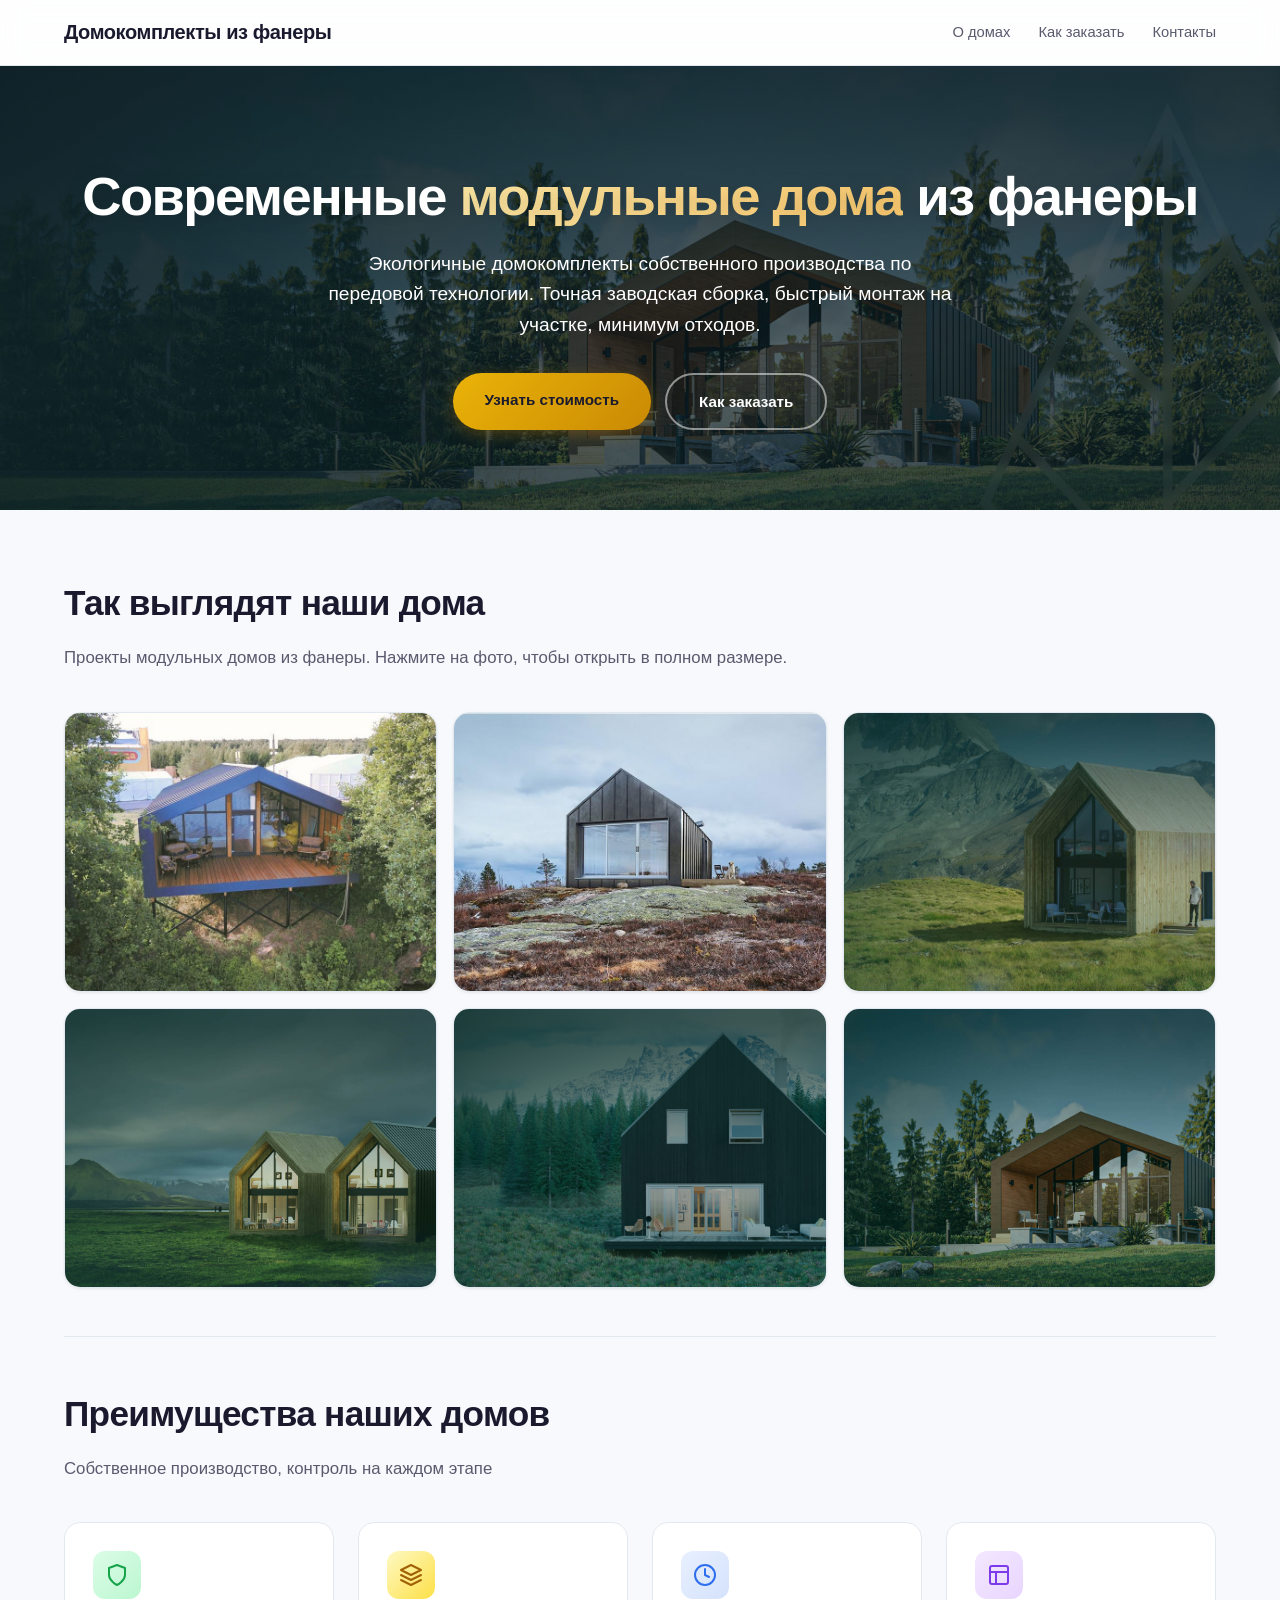
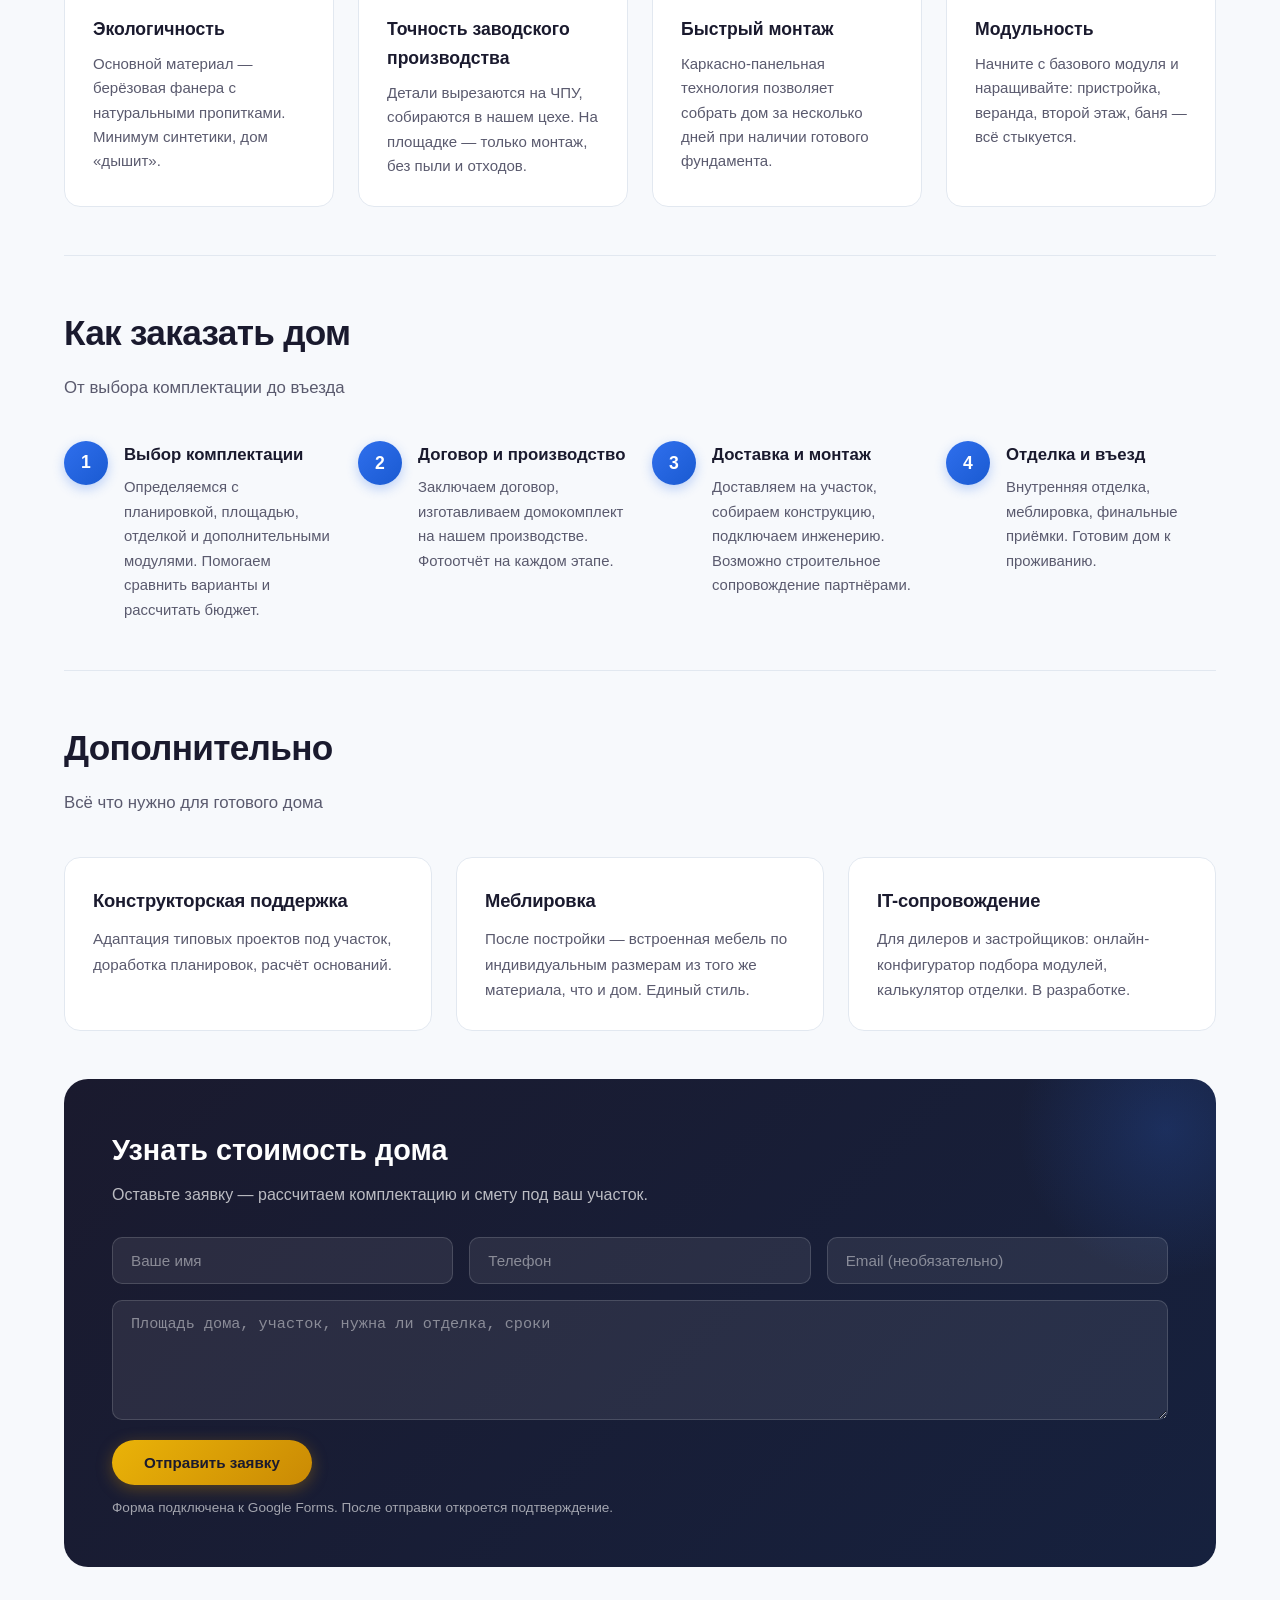
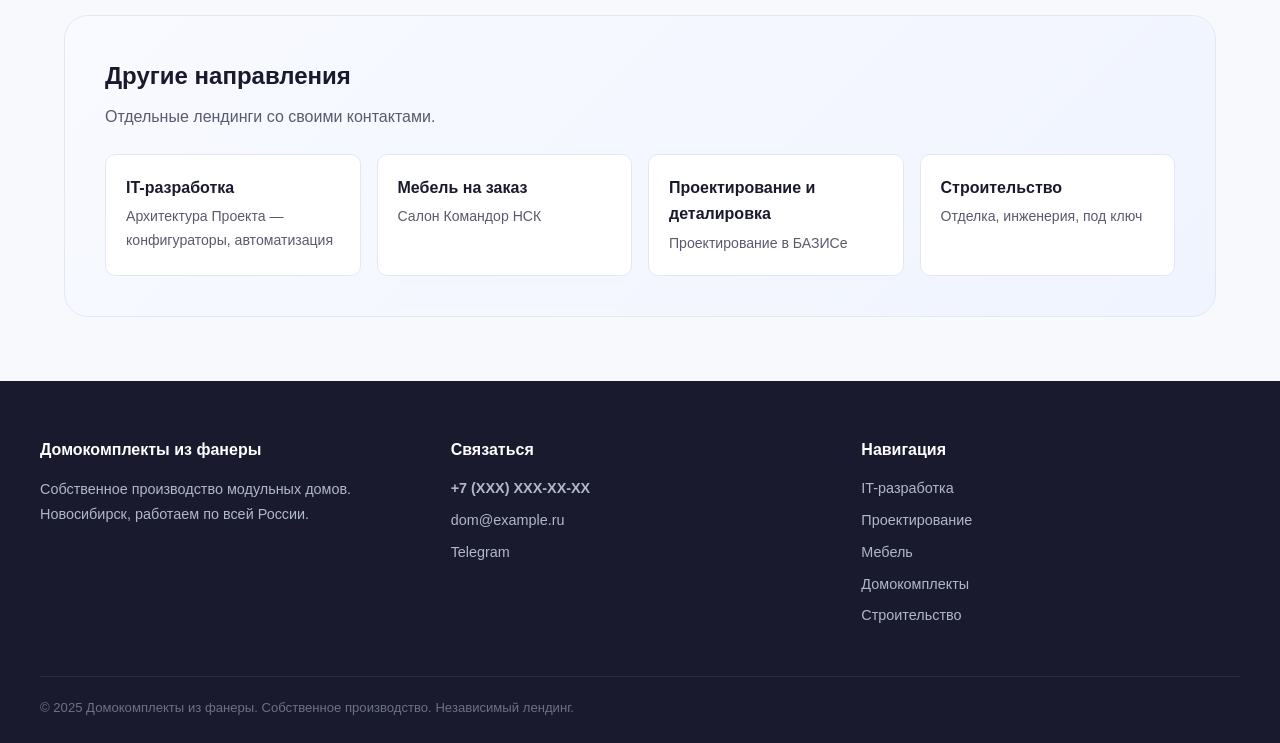
<file: fanera.html>
<!DOCTYPE html>
<html lang="ru">
<head>
  <meta charset="UTF-8">
  <meta name="viewport" content="width=device-width, initial-scale=1.0">
  <title>Модульные дома из фанеры — экологичное строительство</title>
  <link rel="stylesheet" href="style.css">
  <style>
    .hero-accent {
      background: linear-gradient(135deg, #fde047, #eab308);
      -webkit-background-clip: text;
      -webkit-text-fill-color: transparent;
      background-clip: text;
    }
    .section-divider { border: none; border-top: 1px solid var(--border); margin: 48px 0; }
    .phone-link { font-size: 1.3rem; font-weight: 700; color: #fff; }
    .phone-link:hover { color: var(--accent); }

    .feature-icon-yellow { background: linear-gradient(135deg, #fef9c3, #fde047); color: #a16207; }
    .feature-icon-blue { background: linear-gradient(135deg, #e8f0fe, #d4e2fc); color: var(--accent); }
    .feature-icon-green { background: linear-gradient(135deg, #dcfce7, #bbf7d0); color: #16a34a; }
    .feature-icon-purple { background: linear-gradient(135deg, #f3e8ff, #e9d5ff); color: #7c3aed; }

    .card-accent-yellow::before { background: linear-gradient(90deg, #eab308, #f59e0b); }
    .card-accent-blue::before { background: linear-gradient(90deg, #2f6fed, #7c3aed); }
    .card-accent-green::before { background: linear-gradient(90deg, #16a34a, #22c55e); }

    .btn-yellow { background: linear-gradient(135deg, #eab308, #ca8a04); box-shadow: 0 4px 16px rgba(202,138,4,0.35); color: #1a1a2e; }
    .btn-yellow:hover { box-shadow: 0 8px 24px rgba(202,138,4,0.45); }
  </style>
</head>
<body>

<header class="header">
  <div class="header-inner">
    <div class="logo">Домокомплекты из фанеры</div>
    <nav class="nav">
      <a href="#about">О домах</a>
      <a href="#process">Как заказать</a>
      <a href="#contacts">Контакты</a>
    </nav>
  </div>
</header>

<section class="hero hero-photo" style="background-image: linear-gradient(rgba(15,25,35,0.55), rgba(15,25,35,0.55)), url('img/fanera/hero.jpg');">
  <h1 class="animate">Современные <span class="hero-accent">модульные дома</span> из фанеры</h1>
  <p class="animate delay-1">Экологичные домокомплекты собственного производства по передовой технологии. Точная заводская сборка, быстрый монтаж на участке, минимум отходов.</p>
  <div class="hero-btns animate delay-2">
    <a class="btn btn-yellow" href="#form">Узнать стоимость</a>
    <a class="btn btn-outline" href="#process">Как заказать</a>
  </div>
</section>

<main class="container">

  <!-- Gallery -->
  <section id="gallery">
    <h2 class="section-title animate">Так выглядят наши дома</h2>
    <p class="section-subtitle animate delay-1">Проекты модульных домов из фанеры. Нажмите на фото, чтобы открыть в полном размере.</p>
    <div class="gallery animate delay-2">
      <a href="img/fanera/g4.jpg" target="_blank"><img src="img/fanera/g4.jpg" alt="Модульный дом на опорах с террасой — вид с дрона" loading="lazy"></a>
      <a href="img/fanera/g5.jpg" target="_blank"><img src="img/fanera/g5.jpg" alt="Барнхаус из фанеры на скалистом участке" loading="lazy"></a>
      <a href="img/fanera/g1.jpg" target="_blank"><img src="img/fanera/g1.jpg" alt="Домокомплект в горах — панорамное остекление" loading="lazy"></a>
      <a href="img/fanera/g2.jpg" target="_blank"><img src="img/fanera/g2.jpg" alt="Кластер модульных домов в поле" loading="lazy"></a>
      <a href="img/fanera/g3.jpg" target="_blank"><img src="img/fanera/g3.jpg" alt="Двухэтажный дом из фанеры у леса" loading="lazy"></a>
      <a href="img/fanera/hero.jpg" target="_blank"><img src="img/fanera/hero.jpg" alt="Модульный дом с деревянной террасой у леса" loading="lazy"></a>
    </div>
  </section>

  <hr class="section-divider">

  <section id="about">
    <h2 class="section-title animate">Преимущества наших домов</h2>
    <p class="section-subtitle animate delay-1">Собственное производство, контроль на каждом этапе</p>
    <div class="features">
      <div class="feature animate delay-1">
        <div class="feature-icon feature-icon-green">
          <svg width="24" height="24" viewBox="0 0 24 24" fill="none" stroke="currentColor" stroke-width="2" stroke-linecap="round" stroke-linejoin="round"><path d="M12 22s8-4 8-10V5l-8-3-8 3v7c0 6 8 10 8 10z"></path></svg>
        </div>
        <h4>Экологичность</h4>
        <p>Основной материал — берёзовая фанера с натуральными пропитками. Минимум синтетики, дом «дышит».</p>
      </div>
      <div class="feature animate delay-2">
        <div class="feature-icon feature-icon-yellow">
          <svg width="24" height="24" viewBox="0 0 24 24" fill="none" stroke="currentColor" stroke-width="2" stroke-linecap="round" stroke-linejoin="round"><polygon points="12 2 2 7 12 12 22 7 12 2"></polygon><polyline points="2 17 12 22 22 17"></polyline><polyline points="2 12 12 17 22 12"></polyline></svg>
        </div>
        <h4>Точность заводского производства</h4>
        <p>Детали вырезаются на ЧПУ, собираются в нашем цехе. На площадке — только монтаж, без пыли и отходов.</p>
      </div>
      <div class="feature animate delay-3">
        <div class="feature-icon feature-icon-blue">
          <svg width="24" height="24" viewBox="0 0 24 24" fill="none" stroke="currentColor" stroke-width="2" stroke-linecap="round" stroke-linejoin="round"><circle cx="12" cy="12" r="10"></circle><polyline points="12 6 12 12 16 14"></polyline></svg>
        </div>
        <h4>Быстрый монтаж</h4>
        <p>Каркасно-панельная технология позволяет собрать дом за несколько дней при наличии готового фундамента.</p>
      </div>
      <div class="feature animate delay-4">
        <div class="feature-icon feature-icon-purple">
          <svg width="24" height="24" viewBox="0 0 24 24" fill="none" stroke="currentColor" stroke-width="2" stroke-linecap="round" stroke-linejoin="round"><rect x="3" y="3" width="18" height="18" rx="2" ry="2"></rect><line x1="3" y1="9" x2="21" y2="9"></line><line x1="9" y1="21" x2="9" y2="9"></line></svg>
        </div>
        <h4>Модульность</h4>
        <p>Начните с базового модуля и наращивайте: пристройка, веранда, второй этаж, баня — всё стыкуется.</p>
      </div>
    </div>
  </section>

  <hr class="section-divider">

  <section id="process">
    <h2 class="section-title animate">Как заказать дом</h2>
    <p class="section-subtitle animate delay-1">От выбора комплектации до въезда</p>
    <div class="steps">
      <div class="step animate delay-1">
        <h4>Выбор комплектации</h4>
        <p>Определяемся с планировкой, площадью, отделкой и дополнительными модулями. Помогаем сравнить варианты и рассчитать бюджет.</p>
      </div>
      <div class="step animate delay-2">
        <h4>Договор и производство</h4>
        <p>Заключаем договор, изготавливаем домокомплект на нашем производстве. Фотоотчёт на каждом этапе.</p>
      </div>
      <div class="step animate delay-3">
        <h4>Доставка и монтаж</h4>
        <p>Доставляем на участок, собираем конструкцию, подключаем инженерию. Возможно строительное сопровождение партнёрами.</p>
      </div>
      <div class="step animate delay-4">
        <h4>Отделка и въезд</h4>
        <p>Внутренняя отделка, меблировка, финальные приёмки. Готовим дом к проживанию.</p>
      </div>
    </div>
  </section>

  <hr class="section-divider">

  <section id="extras">
    <h2 class="section-title animate">Дополнительно</h2>
    <p class="section-subtitle animate delay-1">Всё что нужно для готового дома</p>
    <div class="grid">
      <div class="card card-accent-yellow animate delay-1">
        <h3>Конструкторская поддержка</h3>
        <p>Адаптация типовых проектов под участок, доработка планировок, расчёт оснований.</p>
      </div>
      <div class="card card-accent-blue animate delay-2">
        <h3>Меблировка</h3>
        <p>После постройки — встроенная мебель по индивидуальным размерам из того же материала, что и дом. Единый стиль.</p>
      </div>
      <div class="card card-accent-green animate delay-3">
        <h3>IT-сопровождение</h3>
        <p>Для дилеров и застройщиков: онлайн-конфигуратор подбора модулей, калькулятор отделки. В разработке.</p>
      </div>
    </div>
  </section>

  <!-- Form -->
  <section id="form" class="form-section animate">
    <h2>Узнать стоимость дома</h2>
    <p>Оставьте заявку — рассчитаем комплектацию и смету под ваш участок.</p>
    <form action="https://docs.google.com/forms/d/e/ВАШ_ID_ФОРМЫ/viewform" method="GET" target="_blank">
      <div class="form-grid">
        <input type="text" name="entry.ВАШ_ПОЛЕ_ИМЯ" class="form-field" placeholder="Ваше имя" required>
        <input type="tel" name="entry.ВАШ_ПОЛЕ_ТЕЛЕФОН" class="form-field" placeholder="Телефон" required>
        <input type="email" name="entry.ВАШ_ПОЛЕ_EMAIL" class="form-field" placeholder="Email (необязательно)">
        <textarea name="entry.ВАШ_ПОЛЕ_СООБЩЕНИЕ" class="form-field textarea" placeholder="Площадь дома, участок, нужна ли отделка, сроки"></textarea>
      </div>
      <button type="submit" class="btn btn-yellow">Отправить заявку</button>
      <p style="margin-top:12px; font-size:0.85rem; opacity:0.6;">Форма подключена к Google Forms. После отправки откроется подтверждение.</p>
    </form>
  </section>

  <div class="also-section animate">
    <h2>Другие направления</h2>
    <p>Отдельные лендинги со своими контактами.</p>
    <div class="also-grid">
      <a href="index.html" class="also-card">
        <h4>IT-разработка</h4>
        <p>Архитектура Проекта — конфигураторы, автоматизация</p>
      </a>
      <a href="mebel.html" class="also-card">
        <h4>Мебель на заказ</h4>
        <p>Салон Командор НСК</p>
      </a>
      <a href="konstruktor.html" class="also-card">
        <h4>Проектирование и деталировка</h4>
        <p>Проектирование в БАЗИСе</p>
      </a>
      <a href="stroitelstvo.html" class="also-card">
        <h4>Строительство</h4>
        <p>Отделка, инженерия, под ключ</p>
      </a>
    </div>
  </div>

</main>

<footer class="footer" id="contacts">
  <div class="footer-inner">
    <div class="footer-grid">
      <div class="footer-col">
        <h4>Домокомплекты из фанеры</h4>
        <p>Собственное производство модульных домов.</p>
        <p>Новосибирск, работаем по всей России.</p>
      </div>
      <div class="footer-col">
        <h4>Связаться</h4>
        <a href="tel:+7XXXXXXXXXX" class="phone-link">+7 (XXX) XXX-XX-XX</a>
        <a href="mailto:dom@example.ru">dom@example.ru</a>
        <a href="https://t.me/xxxx" target="_blank">Telegram</a>
      </div>
      <div class="footer-col">
        <h4>Навигация</h4>
        <a href="index.html">IT-разработка</a>
        <a href="konstruktor.html">Проектирование</a>
        <a href="mebel.html">Мебель</a>
        <a href="fanera.html">Домокомплекты</a>
        <a href="stroitelstvo.html">Строительство</a>
      </div>
    </div>
    <div class="footer-bottom">
      © 2025 Домокомплекты из фанеры. Собственное производство. Независимый лендинг.
    </div>
  </div>
</footer>

</body>
</html>
</file>
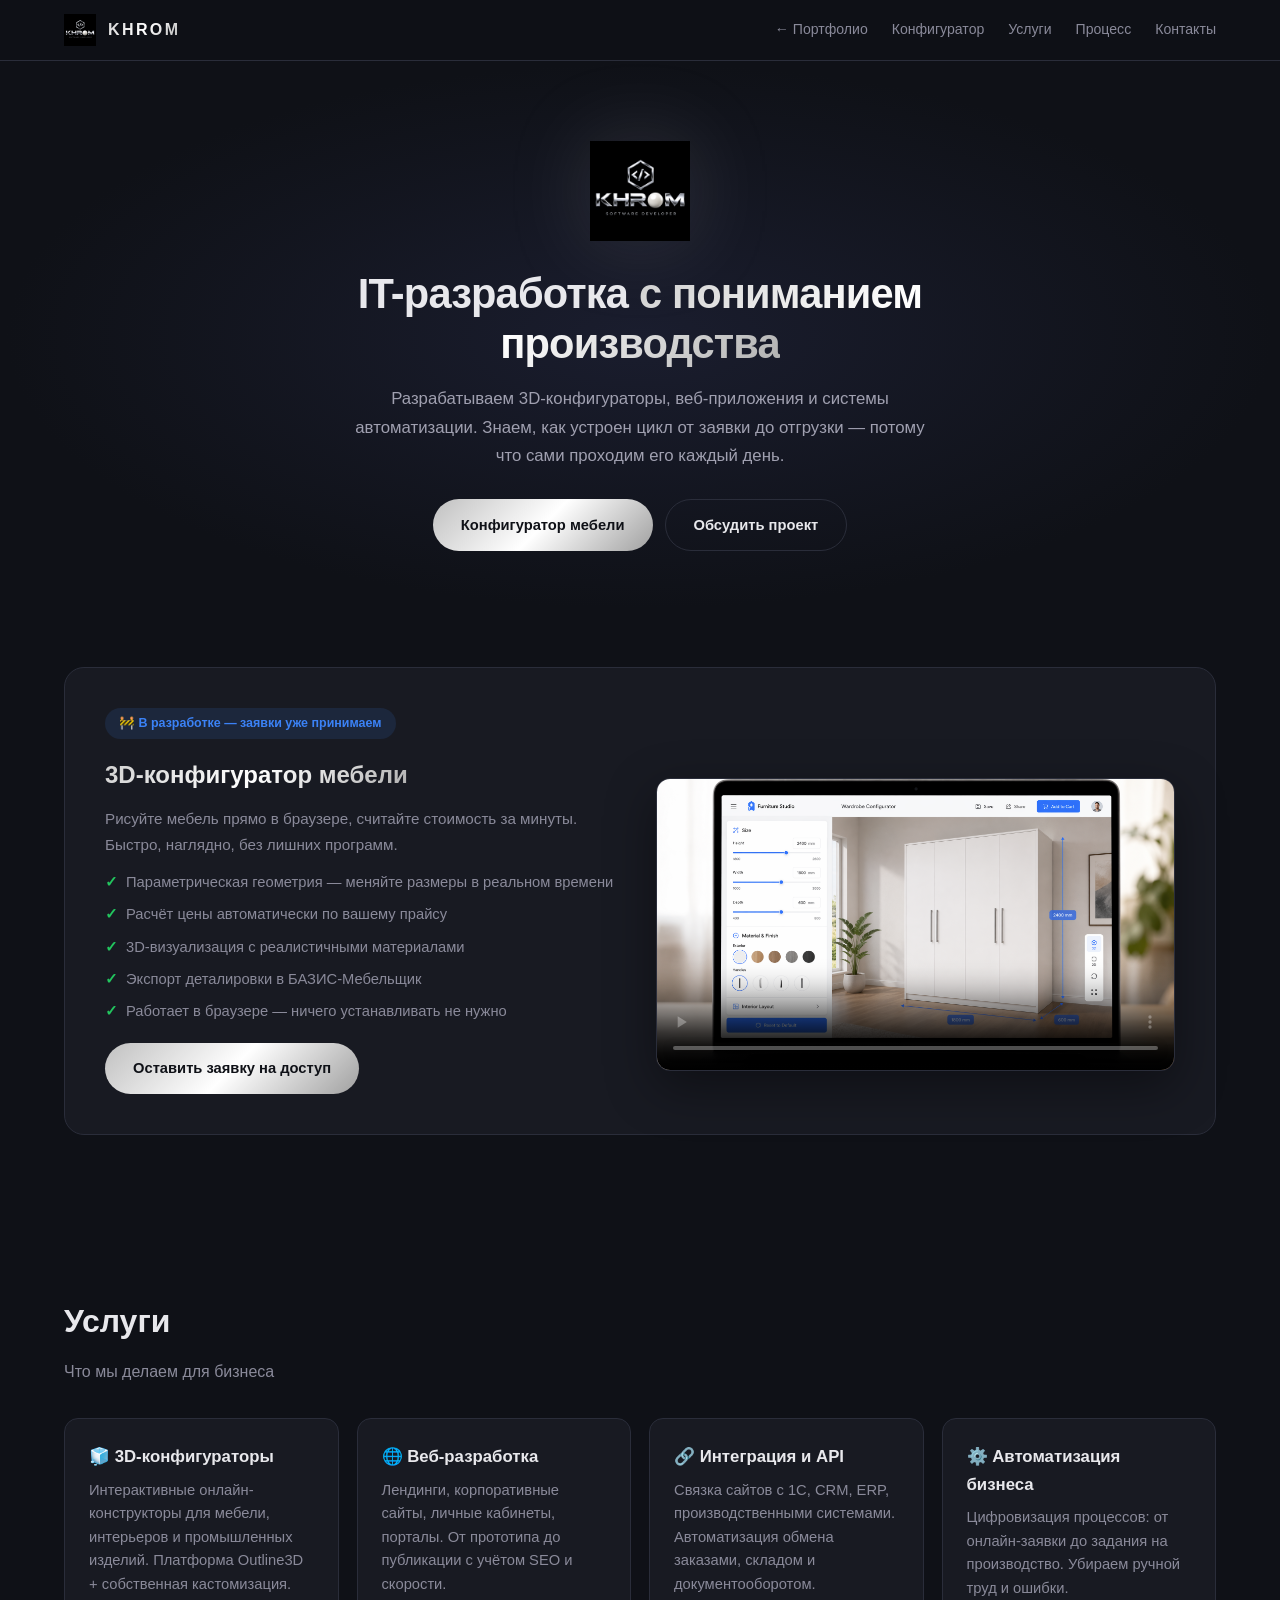
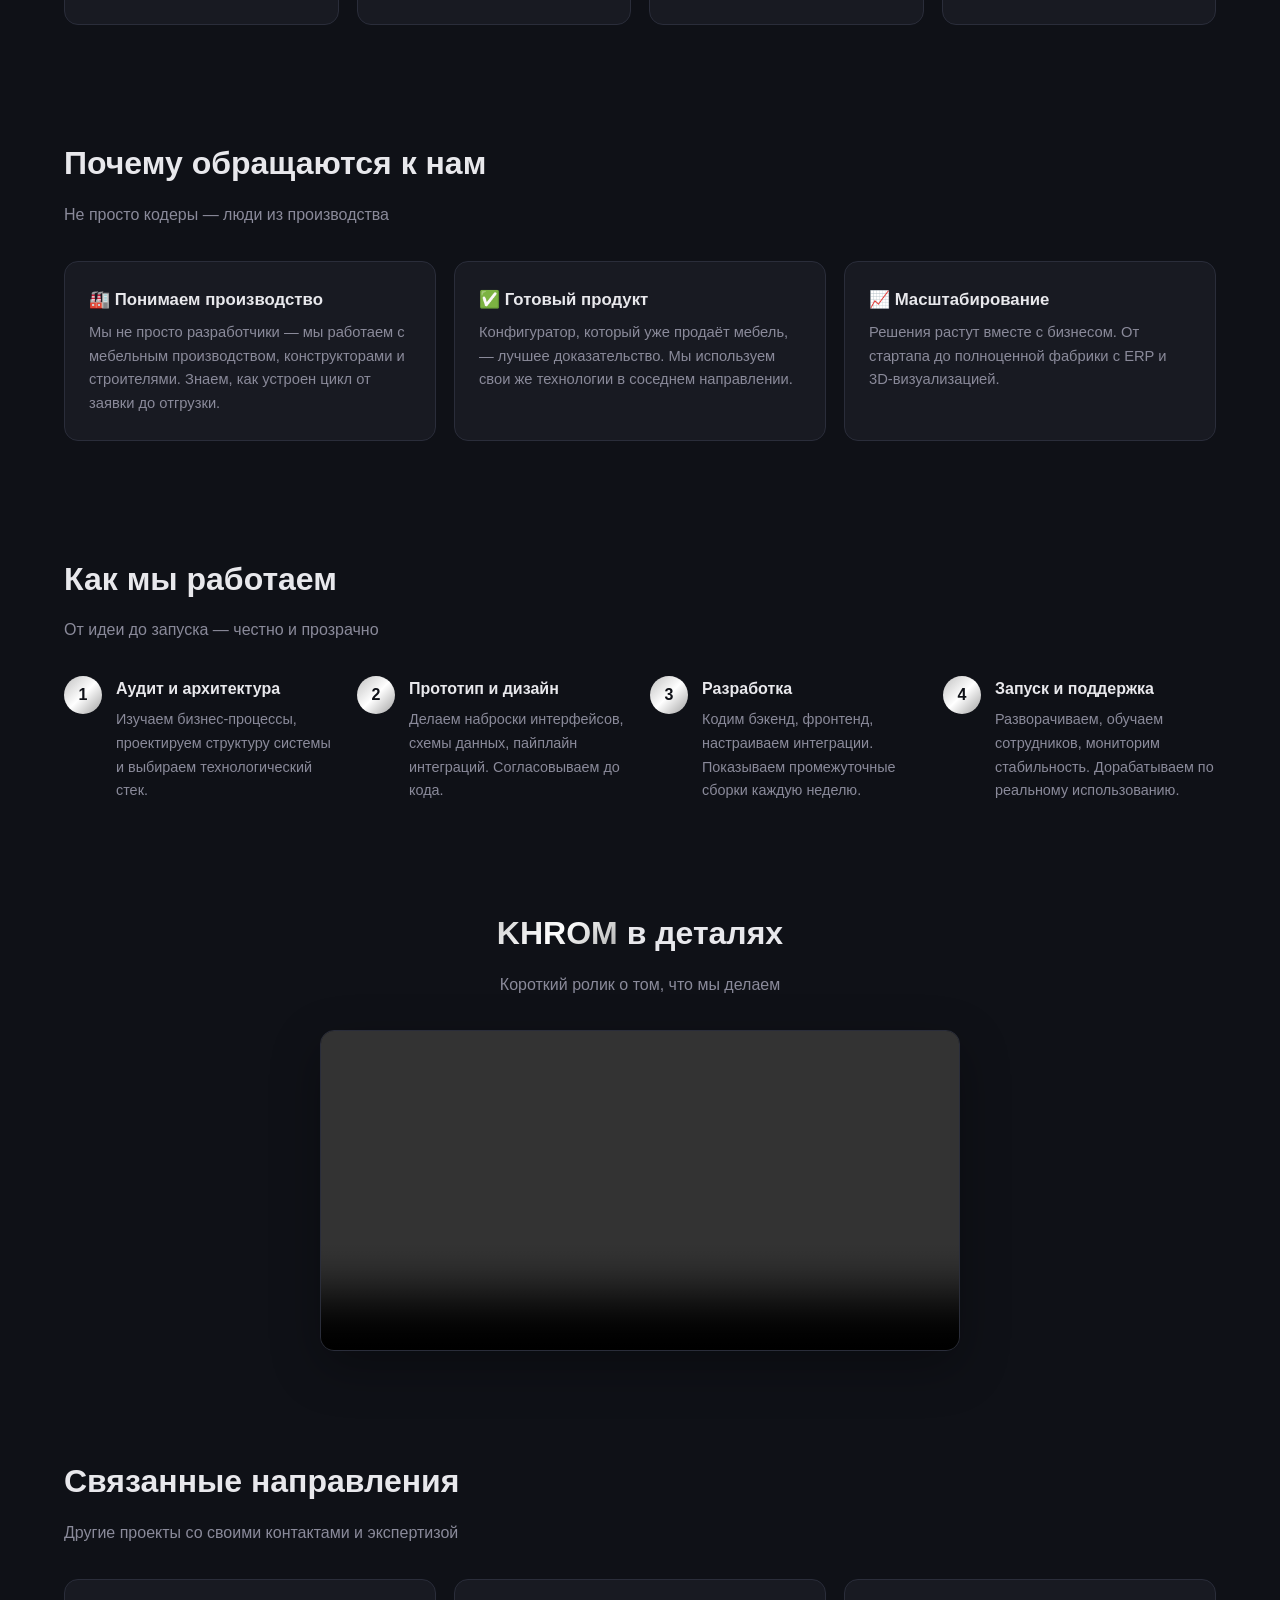
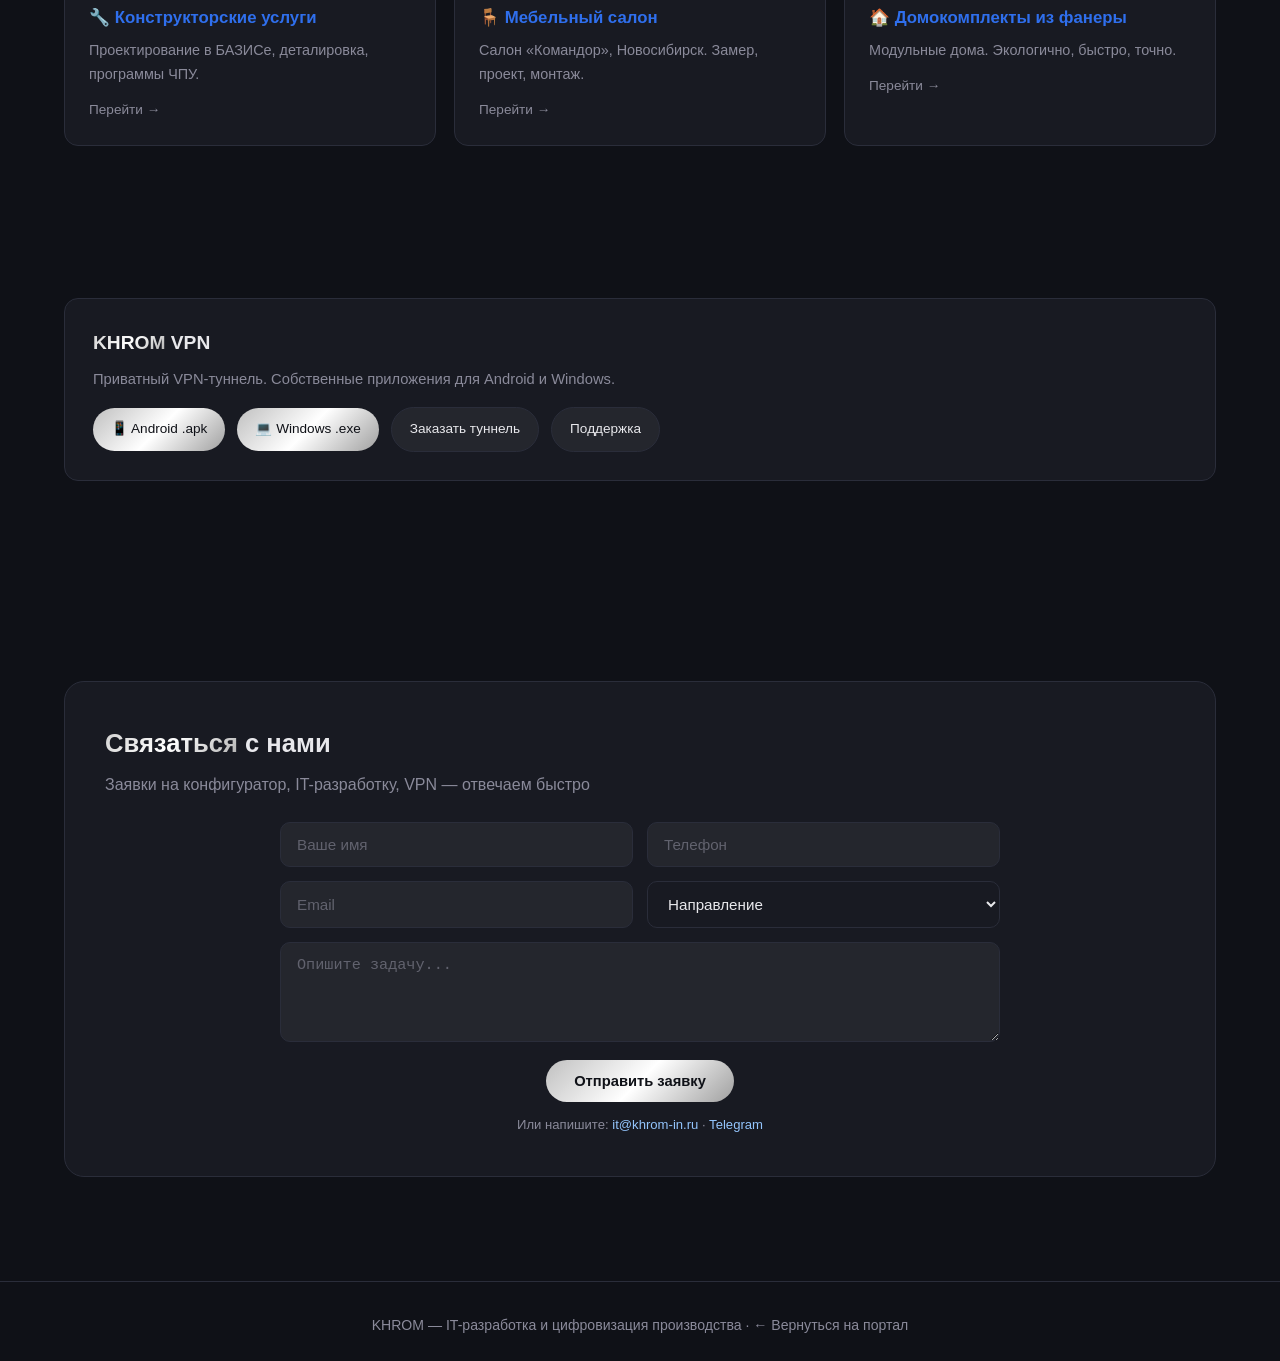
<file: it.html>
<!DOCTYPE html>
<html lang="ru">
<head>
  <meta charset="UTF-8">
  <meta name="viewport" content="width=device-width, initial-scale=1.0">
  <title>KHROM — IT-разработка и 3D-конфигураторы</title>
  <link rel="stylesheet" href="style.css">
  <style>
    :root {
      --khrom-bg: #0f1117;
      --khrom-surface: #181a22;
      --khrom-surface-hover: #202330;
      --khrom-border: #2a2d3a;
      --khrom-text: #e8e8ec;
      --khrom-text-dim: #8a8a9a;
      --khrom-chrome: linear-gradient(135deg, #c0c0c0 0%, #ffffff 50%, #a0a0a0 100%);
      --khrom-chrome-text: linear-gradient(135deg, #d0d0d0 0%, #ffffff 50%, #b0b0b0 100%);
      --khrom-accent: #3b82f6;
    }
    body { background: var(--khrom-bg); color: var(--khrom-text); }

    /* Header */
    .khrom-header {
      position: sticky; top: 0; z-index: 100;
      background: rgba(15,17,23,0.92);
      backdrop-filter: blur(12px);
      border-bottom: 1px solid var(--khrom-border);
    }
    .khrom-header-inner {
      max-width: 1200px; margin: 0 auto;
      padding: 14px 24px;
      display: flex; justify-content: space-between; align-items: center;
    }
    .khrom-logo { display: flex; align-items: center; gap: 12px; }
    .khrom-logo img { height: 32px; width: auto; }
    .khrom-logo span {
      font-size: 1rem; font-weight: 700; letter-spacing: 0.15em;
      background: var(--khrom-chrome-text);
      -webkit-background-clip: text; -webkit-text-fill-color: transparent; background-clip: text;
    }
    .khrom-nav { display: flex; gap: 24px; }
    .khrom-nav a {
      font-size: 0.88rem; font-weight: 500;
      color: var(--khrom-text-dim); transition: all 0.3s;
    }
    .khrom-nav a:hover { color: #fff; }

    /* Hero */
    .khrom-hero {
      position: relative;
      background: radial-gradient(ellipse at center, #1a1d2e 0%, #0f1117 70%);
      padding: 80px 24px 60px;
      text-align: center;
      overflow: hidden;
    }
    .khrom-hero-content { position: relative; z-index: 1; max-width: 800px; margin: 0 auto; }
    .khrom-hero-logo {
      max-height: 100px; width: auto; margin-bottom: 20px;
      filter: drop-shadow(0 0 40px rgba(192,192,192,0.15));
    }
    .khrom-hero h1 {
      font-size: clamp(1.8rem, 4vw, 2.6rem); font-weight: 800;
      letter-spacing: -0.02em; line-height: 1.2; margin-bottom: 16px;
    }
    .khrom-hero h1 span {
      background: var(--khrom-chrome-text);
      -webkit-background-clip: text; -webkit-text-fill-color: transparent; background-clip: text;
    }
    .khrom-hero p {
      font-size: 1.05rem; color: #a0a0b0;
      max-width: 580px; margin: 0 auto 28px; line-height: 1.7;
    }
    .khrom-btns { display: flex; gap: 12px; justify-content: center; flex-wrap: wrap; }
    .btn-chrome {
      display: inline-flex; align-items: center; gap: 8px;
      padding: 13px 28px; border-radius: 50px;
      font-weight: 600; font-size: 0.92rem;
      background: var(--khrom-chrome); color: #0f1117;
      transition: all 0.3s; border: none; cursor: pointer;
    }
    .btn-chrome:hover { transform: translateY(-2px); box-shadow: 0 0 30px rgba(255,255,255,0.2); }
    .btn-dark {
      display: inline-flex; align-items: center; gap: 8px;
      padding: 13px 28px; border-radius: 50px;
      font-weight: 600; font-size: 0.92rem;
      background: transparent; color: var(--khrom-text);
      border: 1px solid var(--khrom-border);
      transition: all 0.3s;
    }
    .btn-dark:hover { border-color: rgba(192,192,192,0.3); background: rgba(255,255,255,0.04); }

    /* Container */
    .khrom-container { max-width: 1200px; margin: 0 auto; padding: 56px 24px; }
    .khrom-section-title {
      font-size: clamp(1.5rem, 3vw, 2rem); font-weight: 700;
      margin-bottom: 12px;
    }
    .khrom-section-title span {
      background: var(--khrom-chrome-text);
      -webkit-background-clip: text; -webkit-text-fill-color: transparent; background-clip: text;
    }
    .khrom-section-subtitle { color: var(--khrom-text-dim); font-size: 1rem; margin-bottom: 32px; }

    /* Configurator highlight */
    .config-highlight {
      background: var(--khrom-surface);
      border: 1px solid var(--khrom-border);
      border-radius: 20px;
      padding: 40px;
      margin-bottom: 48px;
    }
    .config-badge {
      display: inline-block; padding: 5px 14px; border-radius: 50px;
      font-size: 0.78rem; font-weight: 600;
      background: rgba(59,130,246,0.12); color: var(--khrom-accent);
      margin-bottom: 16px;
    }
    .config-grid {
      display: grid; grid-template-columns: 1fr 1fr; gap: 32px; align-items: center;
    }
    .config-text h3 {
      font-size: 1.5rem; font-weight: 700; margin-bottom: 12px;
    }
    .config-text h3 span {
      background: var(--khrom-chrome-text);
      -webkit-background-clip: text; -webkit-text-fill-color: transparent; background-clip: text;
    }
    .config-text p { color: var(--khrom-text-dim); line-height: 1.7; margin-bottom: 12px; font-size: 0.95rem; }
    .config-features { list-style: none; margin-bottom: 20px; }
    .config-features li {
      display: flex; align-items: center; gap: 8px;
      color: var(--khrom-text-dim); margin-bottom: 8px; font-size: 0.92rem;
    }
    .config-features li::before { content: '✓'; color: #22c55e; font-weight: 700; }
    .config-video {
      border-radius: 14px; overflow: hidden;
      border: 1px solid var(--khrom-border);
      box-shadow: 0 16px 50px rgba(0,0,0,0.4);
    }
    .config-video video { width: 100%; display: block; }

    /* Services */
    .khrom-grid {
      display: grid; grid-template-columns: repeat(auto-fit, minmax(260px, 1fr)); gap: 18px;
    }
    .khrom-card {
      background: var(--khrom-surface);
      border: 1px solid var(--khrom-border);
      border-radius: 14px;
      padding: 24px;
      transition: all 0.3s;
    }
    .khrom-card:hover {
      background: var(--khrom-surface-hover);
      border-color: rgba(192,192,192,0.15);
      transform: translateY(-3px);
    }
    .khrom-card h4 { font-size: 1.05rem; font-weight: 700; margin-bottom: 8px; }
    .khrom-card p { color: var(--khrom-text-dim); font-size: 0.92rem; line-height: 1.6; }

    /* Steps */
    .khrom-steps {
      display: grid; grid-template-columns: repeat(auto-fit, minmax(240px, 1fr)); gap: 20px;
      counter-reset: step;
    }
    .khrom-step {
      position: relative; padding-left: 52px;
    }
    .khrom-step::before {
      counter-increment: step;
      content: counter(step);
      position: absolute; left: 0; top: 0;
      width: 38px; height: 38px;
      background: var(--khrom-chrome); color: #0f1117;
      border-radius: 50%; display: flex; align-items: center; justify-content: center;
      font-weight: 700; font-size: 1rem;
    }
    .khrom-step h4 { font-size: 1rem; font-weight: 700; margin-bottom: 6px; }
    .khrom-step p { color: var(--khrom-text-dim); font-size: 0.9rem; }

    /* Related */
    .related-card {
      display: block; background: var(--khrom-surface);
      border: 1px solid var(--khrom-border); border-radius: 14px;
      padding: 24px; transition: all 0.3s;
    }
    .related-card:hover { transform: translateY(-3px); border-color: rgba(192,192,192,0.2); }
    .related-card h3 { font-size: 1.05rem; margin-bottom: 8px; }
    .related-card p { color: var(--khrom-text-dim); font-size: 0.9rem; margin-bottom: 10px; }
    .related-card .meta { font-size: 0.85rem; color: var(--khrom-text-dim); }

    /* Video section */
    .video-section { text-align: center; padding: 48px 0; }
    .video-wrapper {
      max-width: 640px; margin: 0 auto;
      border-radius: 14px; overflow: hidden;
      border: 1px solid var(--khrom-border);
      box-shadow: 0 16px 50px rgba(0,0,0,0.3);
    }
    .video-wrapper video { width: 100%; display: block; }

    /* VPN compact */
    .vpn-compact {
      background: var(--khrom-surface);
      border: 1px solid var(--khrom-border);
      border-radius: 14px;
      padding: 28px;
      margin: 40px 0;
    }
    .vpn-compact h3 { font-size: 1.2rem; margin-bottom: 8px; }
    .vpn-compact h3 span {
      background: var(--khrom-chrome-text);
      -webkit-background-clip: text; -webkit-text-fill-color: transparent; background-clip: text;
    }
    .vpn-compact > p { color: var(--khrom-text-dim); font-size: 0.92rem; margin-bottom: 16px; }
    .vpn-row { display: flex; gap: 12px; flex-wrap: wrap; align-items: center; }
    .vpn-row a {
      display: inline-flex; align-items: center; gap: 6px;
      padding: 10px 18px; border-radius: 50px;
      font-size: 0.85rem; font-weight: 500;
      transition: all 0.3s;
    }
    .vpn-row .btn-chrome-sm {
      background: var(--khrom-chrome); color: #0f1117;
    }
    .vpn-row .btn-chrome-sm:hover { box-shadow: 0 0 15px rgba(255,255,255,0.15); }
    .vpn-row .btn-outline-sm {
      background: rgba(255,255,255,0.05); color: var(--khrom-text);
      border: 1px solid var(--khrom-border);
    }
    .vpn-row .btn-outline-sm:hover { border-color: rgba(192,192,192,0.2); }

    /* Form */
    .form-section-it {
      background: var(--khrom-surface);
      border: 1px solid var(--khrom-border);
      border-radius: 20px;
      padding: 40px;
      margin: 48px 0;
    }
    .form-section-it h2 { font-size: 1.6rem; margin-bottom: 8px; }
    .form-section-it h2 span {
      background: var(--khrom-chrome-text);
      -webkit-background-clip: text; -webkit-text-fill-color: transparent; background-clip: text;
    }
    .form-section-it > p { color: var(--khrom-text-dim); margin-bottom: 24px; }
    .form-grid-it {
      display: grid; grid-template-columns: repeat(auto-fit, minmax(260px, 1fr)); gap: 14px;
      margin-bottom: 16px;
    }
    .form-field-it {
      background: rgba(255,255,255,0.05);
      border: 1px solid var(--khrom-border);
      border-radius: 10px;
      padding: 13px 16px;
      color: var(--khrom-text); font-size: 0.95rem;
      transition: all 0.3s; width: 100%;
    }
    .form-field-it::placeholder { color: rgba(138,138,154,0.6); }
    .form-field-it:focus { outline: none; border-color: rgba(192,192,192,0.3); background: rgba(255,255,255,0.07); }
    .form-field-it.textarea { grid-column: 1 / -1; min-height: 100px; resize: vertical; }
    .form-status {
      margin-top: 14px; padding: 12px 18px; border-radius: 10px;
      font-size: 0.92rem; text-align: center; display: none;
    }
    .form-status.success { background: rgba(34,197,94,0.1); color: #86efac; border: 1px solid rgba(34,197,94,0.2); }
    .form-status.error { background: rgba(239,68,68,0.1); color: #fca5a5; border: 1px solid rgba(239,68,68,0.2); }
    .form-status.warning { background: rgba(245,158,11,0.1); color: #fcd34d; border: 1px solid rgba(245,158,11,0.2); }

    /* Footer */
    .khrom-footer {
      border-top: 1px solid var(--khrom-border);
      padding: 32px 24px 24px;
      text-align: center;
    }
    .khrom-footer p { color: var(--khrom-text-dim); font-size: 0.88rem; }
    .khrom-footer a { color: var(--khrom-text-dim); transition: color 0.3s; }
    .khrom-footer a:hover { color: #fff; }

    @media (max-width: 900px) {
      .config-grid { grid-template-columns: 1fr; }
      .khrom-header-inner { flex-direction: column; gap: 10px; }
      .khrom-nav { gap: 18px; }
    }
  </style>
</head>
<body>

<!-- Header -->
<header class="khrom-header">
  <div class="khrom-header-inner">
    <div class="khrom-logo">
      <img src="img/khrom-logo.png" alt="KHROM">
      <span>KHROM</span>
    </div>
    <nav class="khrom-nav">
      <a href="index.html">← Портфолио</a>
      <a href="#configurator">Конфигуратор</a>
      <a href="#services">Услуги</a>
      <a href="#process">Процесс</a>
      <a href="#contacts">Контакты</a>
    </nav>
  </div>
</header>

<!-- Hero -->
<section class="khrom-hero">
  <div class="khrom-hero-content">
    <img src="img/khrom-logo.png" alt="KHROM" class="khrom-hero-logo">
    <h1>IT-разработка <span>с пониманием производства</span></h1>
    <p>Разрабатываем 3D-конфигураторы, веб-приложения и системы автоматизации. Знаем, как устроен цикл от заявки до отгрузки — потому что сами проходим его каждый день.</p>
    <div class="khrom-btns">
      <a class="btn-chrome" href="#configurator">Конфигуратор мебели</a>
      <a class="btn-dark" href="#contacts">Обсудить проект</a>
    </div>
  </div>
</section>

<!-- Main -->
<main>

  <!-- Configurator -->
  <section class="khrom-container" id="configurator">
    <div class="config-highlight">
      <span class="config-badge">🚧 В разработке — заявки уже принимаем</span>
      <div class="config-grid">
        <div class="config-text">
          <h3><span>3D-конфигуратор мебели</span></h3>
          <p>Рисуйте мебель прямо в браузере, считайте стоимость за минуты. Быстро, наглядно, без лишних программ.</p>
          <ul class="config-features">
            <li>Параметрическая геометрия — меняйте размеры в реальном времени</li>
            <li>Расчёт цены автоматически по вашему прайсу</li>
            <li>3D-визуализация с реалистичными материалами</li>
            <li>Экспорт деталировки в БАЗИС-Мебельщик</li>
            <li>Работает в браузере — ничего устанавливать не нужно</li>
          </ul>
          <a class="btn-chrome" href="mailto:it@khrom-in.ru?subject=Конфигуратор мебели — заявка на доступ&body=Здравствуйте,%0A%0AИнтересует 3D-конфигуратор мебели.%0A%0AИмя:%0AТелефон:%0AEmail:%0AГород:%0A">Оставить заявку на доступ</a>
        </div>
        <div class="config-video">
          <video controls poster="img/it/hero.png" preload="metadata">
            <source src="video/Конфигуратор_мебели_сжатый.mp4" type="video/mp4">
          </video>
        </div>
      </div>
    </div>
  </section>

  <!-- Services -->
  <section class="khrom-container" id="services">
    <h2 class="khrom-section-title">Услуги</h2>
    <p class="khrom-section-subtitle">Что мы делаем для бизнеса</p>
    <div class="khrom-grid">
      <div class="khrom-card">
        <h4>🧊 3D-конфигураторы</h4>
        <p>Интерактивные онлайн-конструкторы для мебели, интерьеров и промышленных изделий. Платформа Outline3D + собственная кастомизация.</p>
      </div>
      <div class="khrom-card">
        <h4>🌐 Веб-разработка</h4>
        <p>Лендинги, корпоративные сайты, личные кабинеты, порталы. От прототипа до публикации с учётом SEO и скорости.</p>
      </div>
      <div class="khrom-card">
        <h4>🔗 Интеграция и API</h4>
        <p>Связка сайтов с 1С, CRM, ERP, производственными системами. Автоматизация обмена заказами, складом и документооборотом.</p>
      </div>
      <div class="khrom-card">
        <h4>⚙️ Автоматизация бизнеса</h4>
        <p>Цифровизация процессов: от онлайн-заявки до задания на производство. Убираем ручной труд и ошибки.</p>
      </div>
    </div>
  </section>

  <!-- Why us -->
  <section class="khrom-container">
    <h2 class="khrom-section-title">Почему обращаются к нам</h2>
    <p class="khrom-section-subtitle">Не просто кодеры — люди из производства</p>
    <div class="khrom-grid">
      <div class="khrom-card">
        <h4>🏭 Понимаем производство</h4>
        <p>Мы не просто разработчики — мы работаем с мебельным производством, конструкторами и строителями. Знаем, как устроен цикл от заявки до отгрузки.</p>
      </div>
      <div class="khrom-card">
        <h4>✅ Готовый продукт</h4>
        <p>Конфигуратор, который уже продаёт мебель, — лучшее доказательство. Мы используем свои же технологии в соседнем направлении.</p>
      </div>
      <div class="khrom-card">
        <h4>📈 Масштабирование</h4>
        <p>Решения растут вместе с бизнесом. От стартапа до полноценной фабрики с ERP и 3D-визуализацией.</p>
      </div>
    </div>
  </section>

  <!-- Process -->
  <section class="khrom-container" id="process">
    <h2 class="khrom-section-title">Как мы работаем</h2>
    <p class="khrom-section-subtitle">От идеи до запуска — честно и прозрачно</p>
    <div class="khrom-steps">
      <div class="khrom-step">
        <h4>Аудит и архитектура</h4>
        <p>Изучаем бизнес-процессы, проектируем структуру системы и выбираем технологический стек.</p>
      </div>
      <div class="khrom-step">
        <h4>Прототип и дизайн</h4>
        <p>Делаем наброски интерфейсов, схемы данных, пайплайн интеграций. Согласовываем до кода.</p>
      </div>
      <div class="khrom-step">
        <h4>Разработка</h4>
        <p>Кодим бэкенд, фронтенд, настраиваем интеграции. Показываем промежуточные сборки каждую неделю.</p>
      </div>
      <div class="khrom-step">
        <h4>Запуск и поддержка</h4>
        <p>Разворачиваем, обучаем сотрудников, мониторим стабильность. Дорабатываем по реальному использованию.</p>
      </div>
    </div>
  </section>

  <!-- KHROM Reel -->
  <section class="khrom-container video-section">
    <h2 class="khrom-section-title"><span>KHROM</span> в деталях</h2>
    <p class="khrom-section-subtitle">Короткий ролик о том, что мы делаем</p>
    <div class="video-wrapper">
      <video controls preload="metadata">
        <source src="video/Ролик_KHROM_v1.mp4" type="video/mp4">
      </video>
    </div>
  </section>

  <!-- Related -->
  <section class="khrom-container">
    <h2 class="khrom-section-title">Связанные направления</h2>
    <p class="khrom-section-subtitle">Другие проекты со своими контактами и экспертизой</p>
    <div class="khrom-grid">
      <a class="related-card" href="konstruktor.html">
        <h3>🔧 Конструкторские услуги</h3>
        <p>Проектирование в БАЗИСе, деталировка, программы ЧПУ.</p>
        <div class="meta">Перейти →</div>
      </a>
      <a class="related-card" href="mebel.html">
        <h3>🪑 Мебельный салон</h3>
        <p>Салон «Командор», Новосибирск. Замер, проект, монтаж.</p>
        <div class="meta">Перейти →</div>
      </a>
      <a class="related-card" href="fanera.html">
        <h3>🏠 Домокомплекты из фанеры</h3>
        <p>Модульные дома. Экологично, быстро, точно.</p>
        <div class="meta">Перейти →</div>
      </a>
    </div>
  </section>

  <!-- VPN compact -->
  <section class="khrom-container">
    <div class="vpn-compact" id="vpn">
      <h3><span>KHROM</span> VPN</h3>
      <p>Приватный VPN-туннель. Собственные приложения для Android и Windows.</p>
      <div class="vpn-row">
        <a class="btn-chrome-sm" href="downloads/KHROM-VPN-Android-0.4.0.apk" download>📱 Android .apk</a>
        <a class="btn-chrome-sm" href="downloads/KHROM%20VPN.exe" download>💻 Windows .exe</a>
        <a class="btn-outline-sm" href="mailto:it@khrom-in.ru?subject=Заказ VPN-туннеля">Заказать туннель</a>
        <a class="btn-outline-sm" href="mailto:support@khrom-in.ru">Поддержка</a>
      </div>
    </div>
  </section>

  <!-- Contacts & Form -->
  <section class="khrom-container" id="contacts">
    <div class="form-section-it">
      <h2><span>Связаться</span> с нами</h2>
      <p>Заявки на конфигуратор, IT-разработку, VPN — отвечаем быстро</p>
      <form data-form="khrom" data-source="it" style="max-width:720px;margin:0 auto;">
        <div class="form-grid-it">
          <input type="text" name="name" class="form-field-it" placeholder="Ваше имя" required>
          <input type="tel" name="phone" class="form-field-it" placeholder="Телефон" required>
          <input type="email" name="email" class="form-field-it" placeholder="Email">
          <select name="direction" class="form-field-it" style="background:var(--khrom-surface);color:var(--khrom-text);">
            <option value="" disabled selected>Направление</option>
            <option value="IT-разработка">IT-разработка</option>
            <option value="Конфигуратор">3D-конфигуратор мебели</option>
            <option value="VPN">KHROM VPN</option>
            <option value="Другое">Другое</option>
          </select>
          <textarea name="message" class="form-field-it textarea" placeholder="Опишите задачу..."></textarea>
        </div>
        <div style="text-align:center;margin-top:18px;">
          <button type="submit" class="btn-chrome" style="border:none;cursor:pointer;">Отправить заявку</button>
          <p style="color:var(--khrom-text-dim);font-size:0.82rem;margin-top:12px;">Или напишите: <a href="mailto:it@khrom-in.ru" style="color:#93c5fd;">it@khrom-in.ru</a> · <a href="https://t.me/KonstantKH" style="color:#93c5fd;" target="_blank">Telegram</a></p>
        </div>
      </form>
    </div>
  </section>

</main>

<!-- Footer -->
<footer class="khrom-footer">
  <p>KHROM — IT-разработка и цифровизация производства · <a href="index.html">← Вернуться на портал</a></p>
</footer>

<script src="js/form-handler.js"></script>
</body>
</html>
</file>
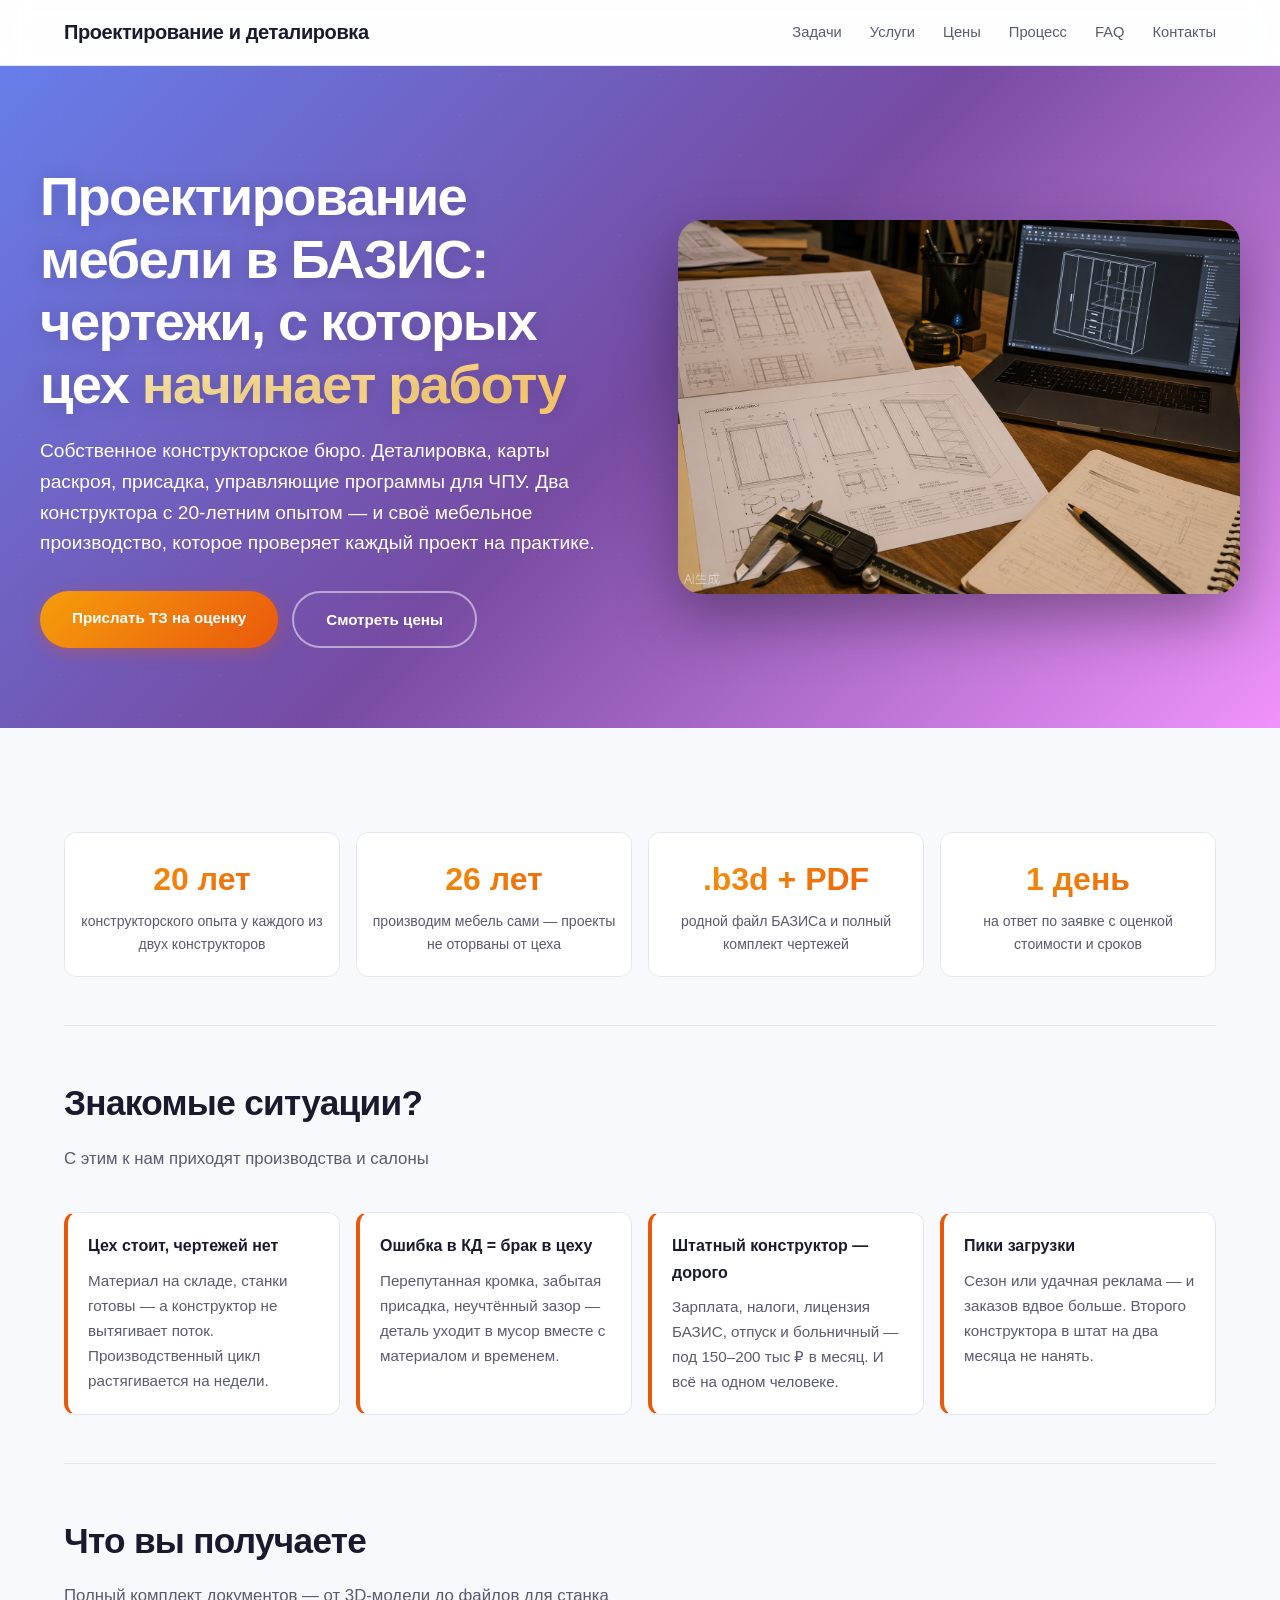
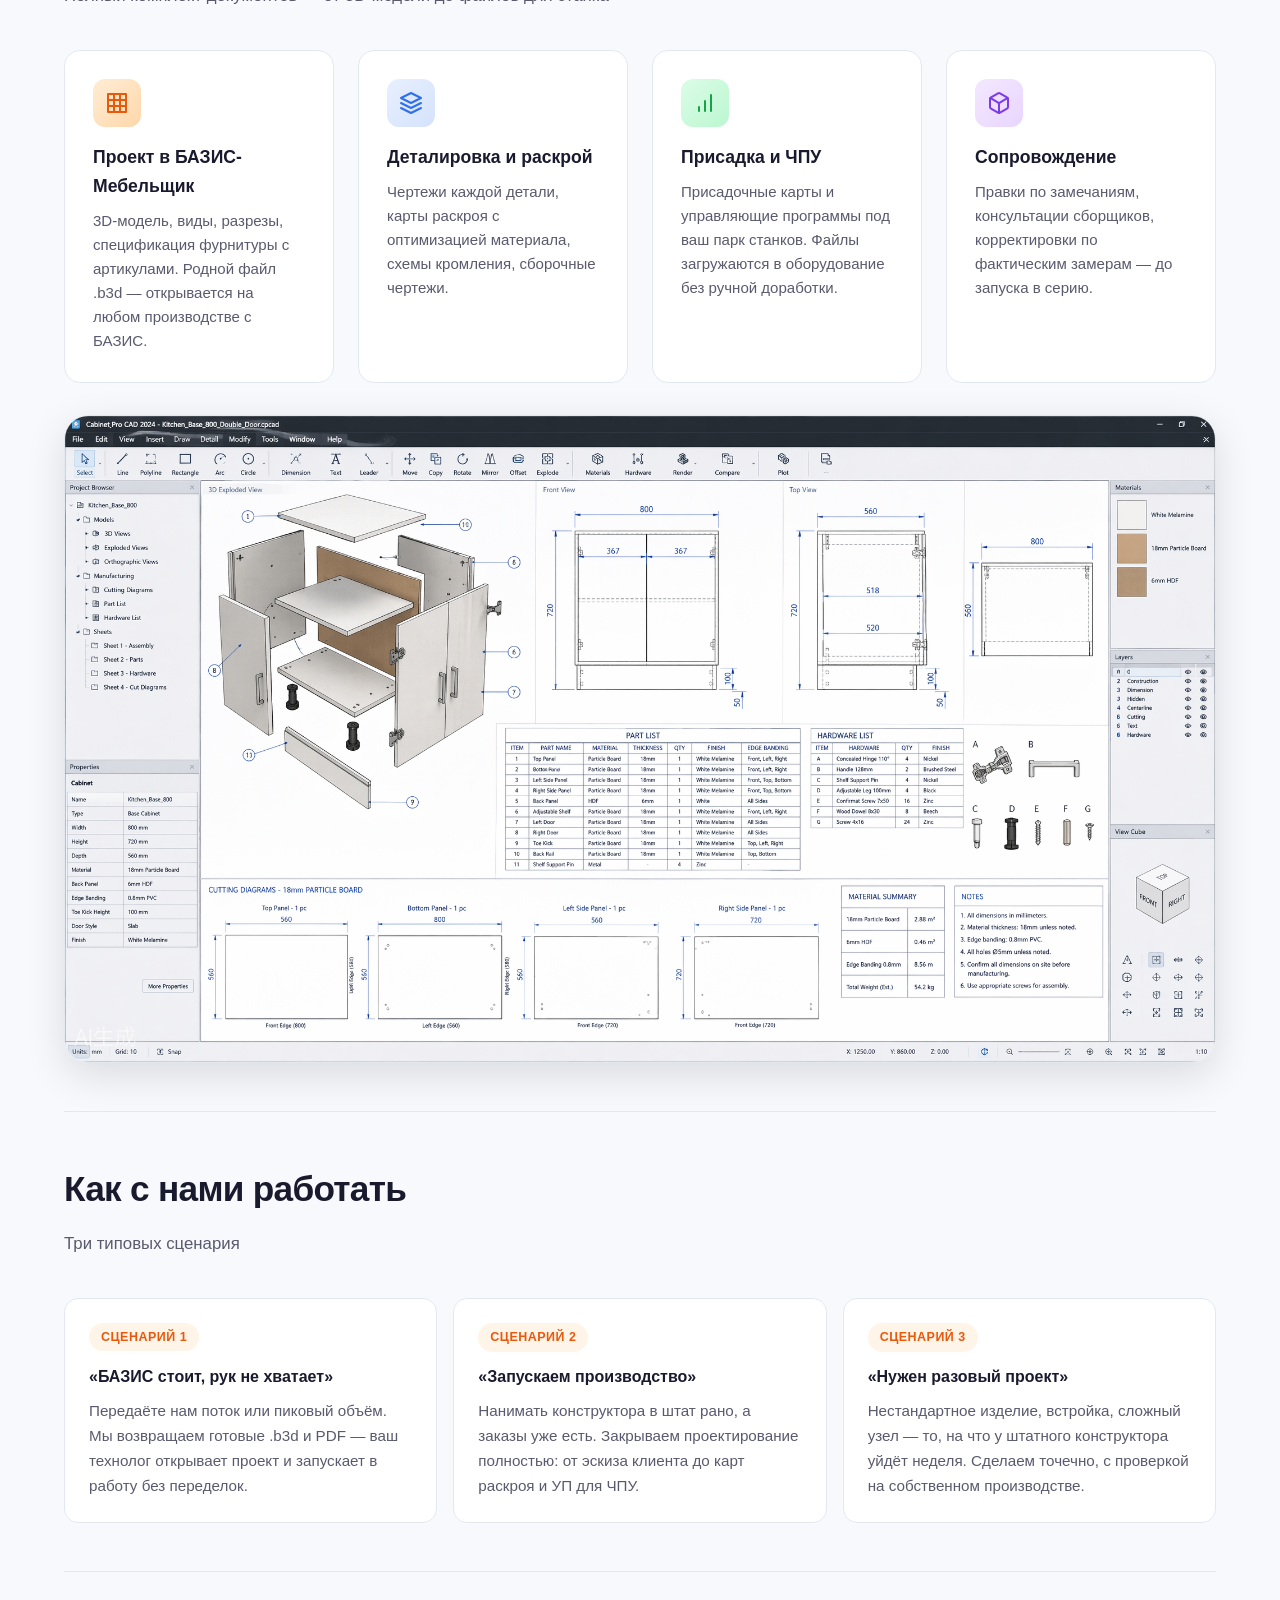
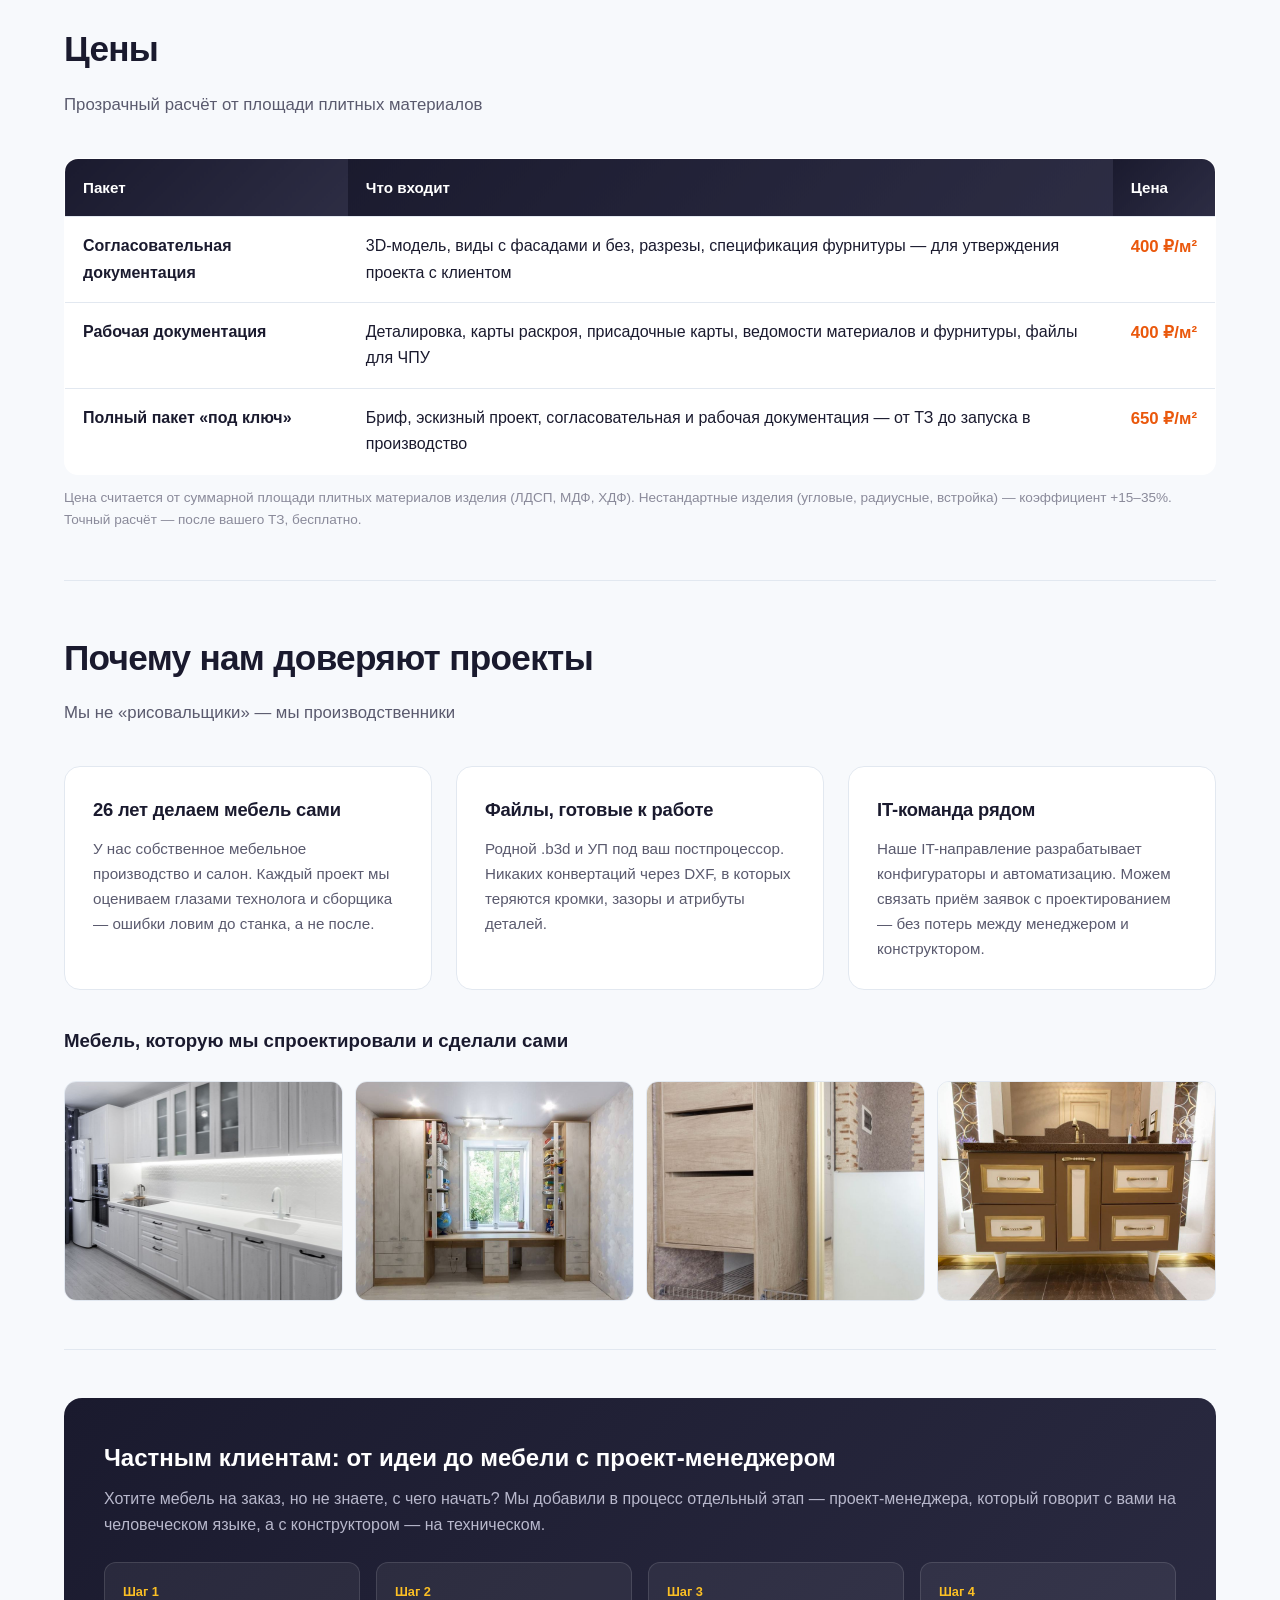
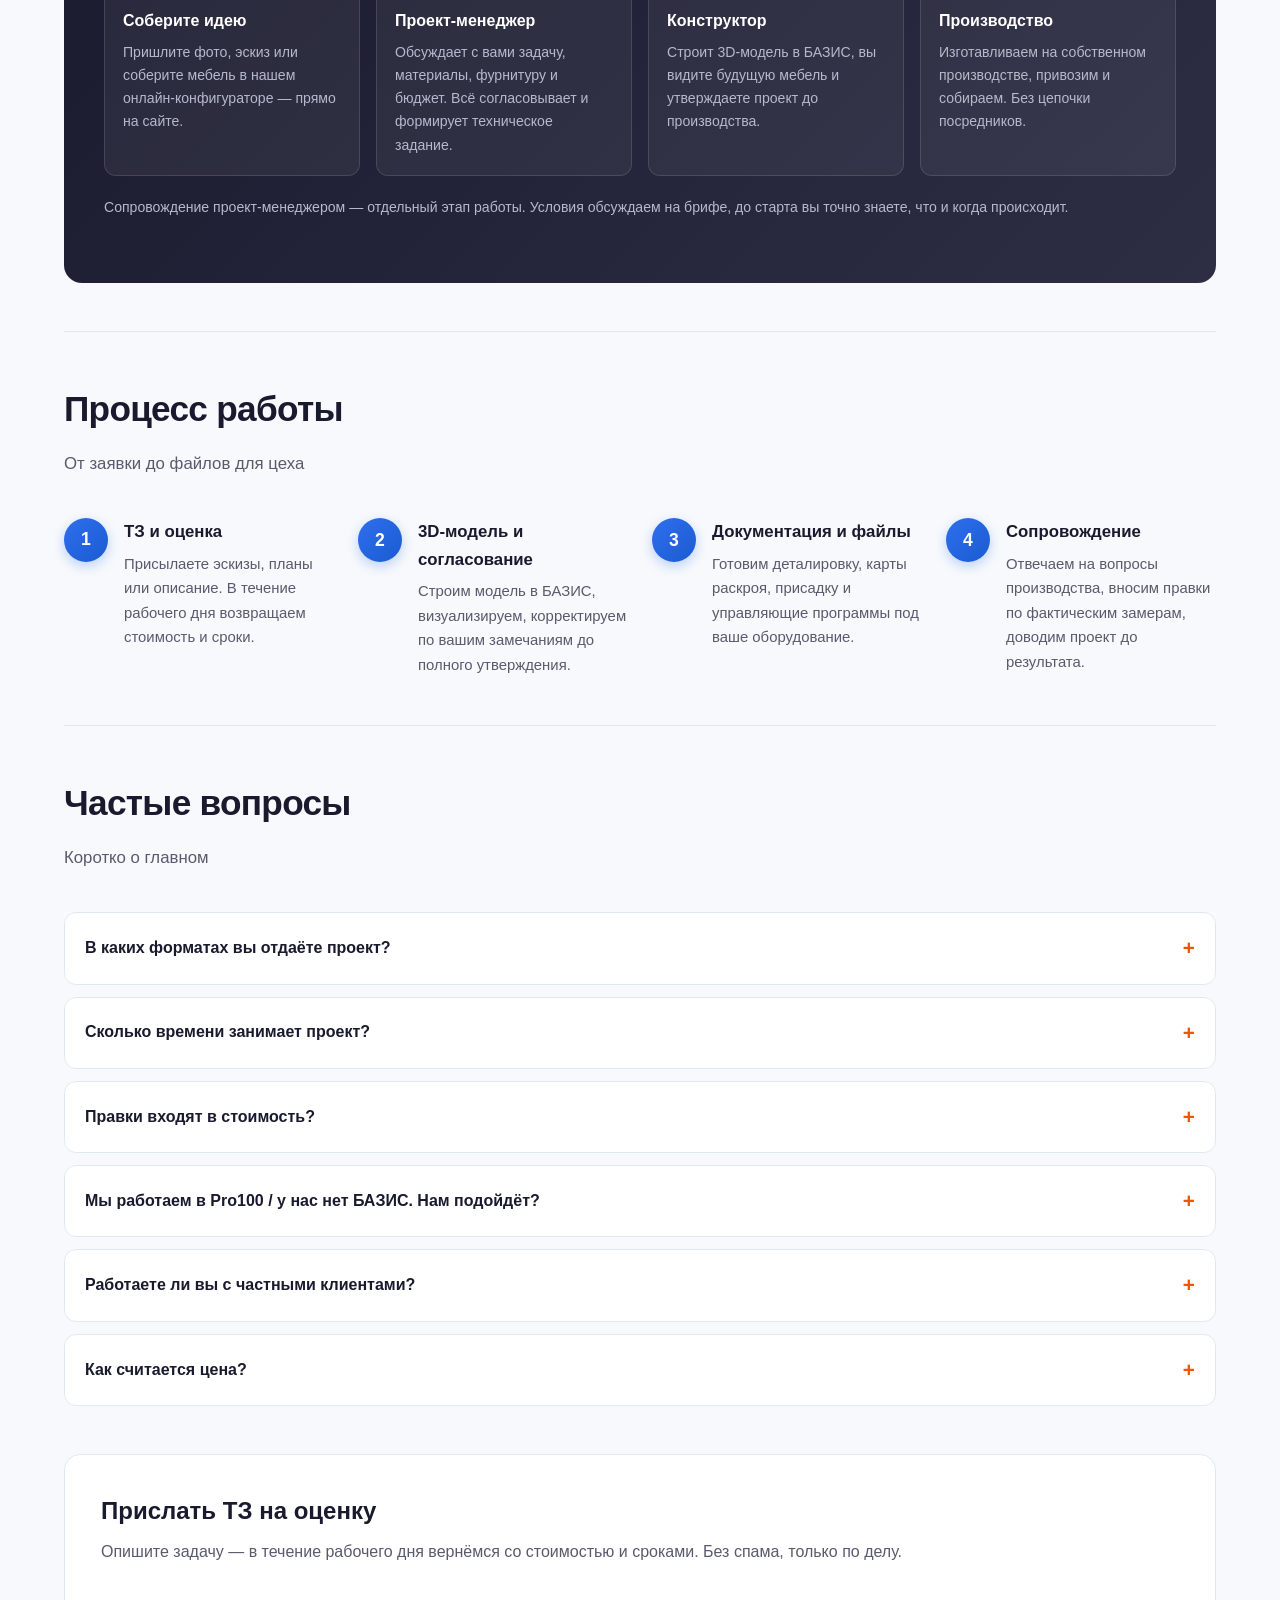
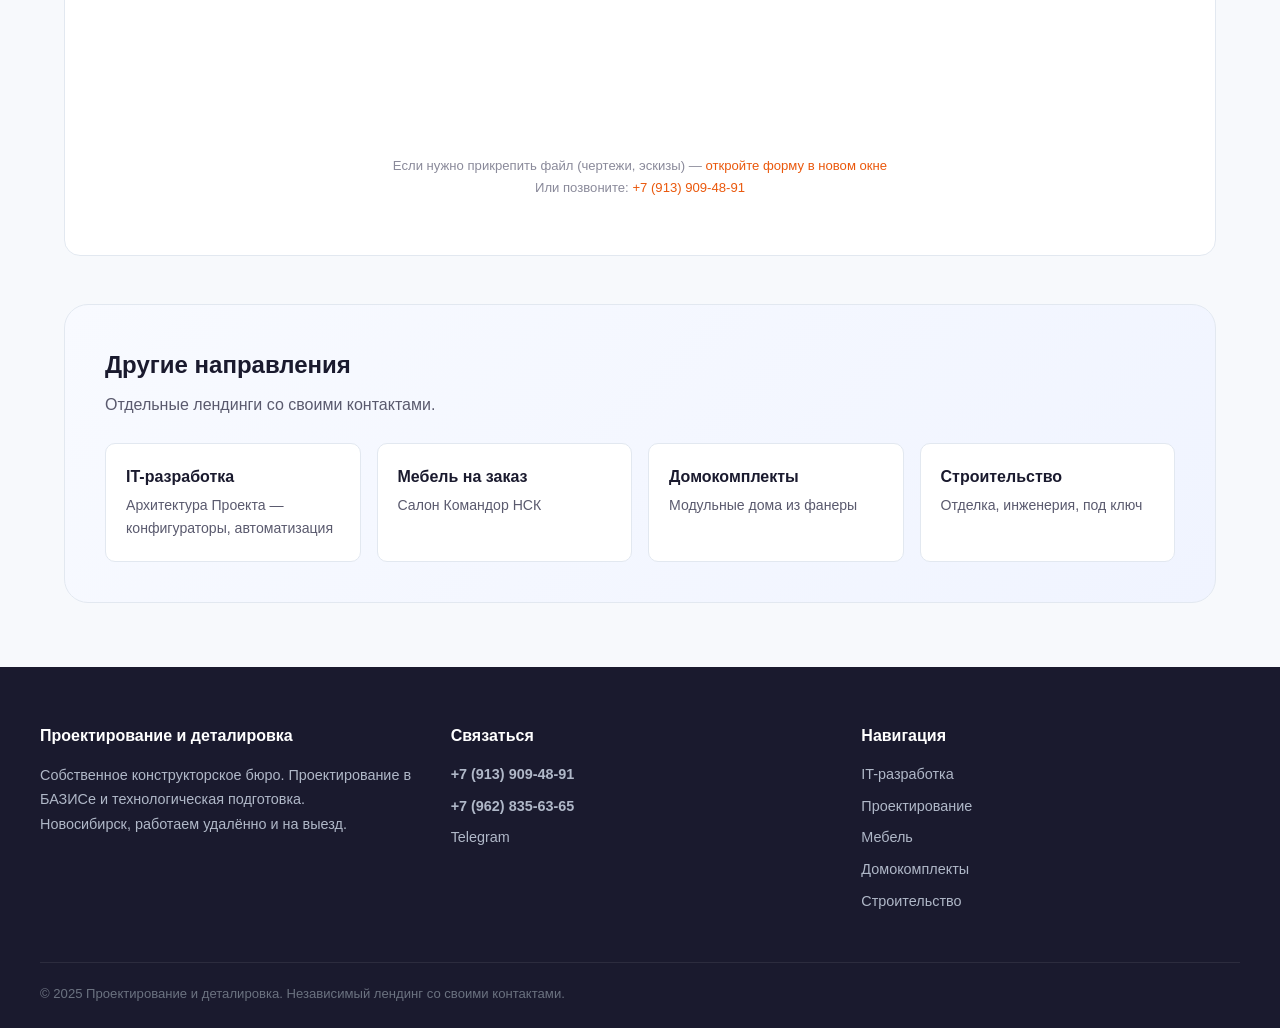
<file: konstruktor.html>
<!DOCTYPE html>
<html lang="ru">
<head>
  <meta charset="UTF-8">
  <meta name="viewport" content="width=device-width, initial-scale=1.0">
  <title>Проектирование мебели в БАЗИС — чертежи, деталировка, карты раскроя для производства</title>
  <meta name="description" content="Конструкторское бюро: проектирование корпусной мебели в БАЗИС-Мебельщик, деталировка, карты раскроя, программы для ЧПУ. 20 лет опыта, своё мебельное производство. От 400 ₽/м².">
  <link rel="stylesheet" href="style.css">
  <style>
    .hero-accent {
      background: linear-gradient(135deg, #fbbf24, #f59e0b);
      -webkit-background-clip: text;
      -webkit-text-fill-color: transparent;
      background-clip: text;
    }
    .section-divider { border: none; border-top: 1px solid var(--border); margin: 48px 0; }
    .phone-link { font-size: 1.3rem; font-weight: 700; color: #fff; }
    .phone-link:hover { color: var(--accent); }

    .feature-icon-orange { background: linear-gradient(135deg, #ffedd5, #fed7aa); color: #ea580c; }
    .feature-icon-blue { background: linear-gradient(135deg, #e8f0fe, #d4e2fc); color: var(--accent); }
    .feature-icon-green { background: linear-gradient(135deg, #dcfce7, #bbf7d0); color: #16a34a; }
    .feature-icon-purple { background: linear-gradient(135deg, #f3e8ff, #e9d5ff); color: #7c3aed; }

    .card-accent-orange::before { background: linear-gradient(90deg, #f59e0b, #ea580c); }
    .card-accent-blue::before { background: linear-gradient(90deg, #2f6fed, #7c3aed); }
    .card-accent-green::before { background: linear-gradient(90deg, #16a34a, #22c55e); }

    .btn-orange { background: linear-gradient(135deg, #f59e0b, #ea580c); box-shadow: 0 4px 16px rgba(234,88,12,0.35); }
    .btn-orange:hover { box-shadow: 0 8px 24px rgba(234,88,12,0.45); }

    /* Stats bar */
    .stats-bar { display: grid; grid-template-columns: repeat(auto-fit, minmax(150px, 1fr)); gap: 16px; margin: 40px 0 8px; }
    .stat-item { text-align: center; padding: 20px 12px; background: #fff; border: 1px solid var(--border); border-radius: 12px; }
    .stat-num { font-size: 2rem; font-weight: 800; background: linear-gradient(135deg, #f59e0b, #ea580c); -webkit-background-clip: text; -webkit-text-fill-color: transparent; background-clip: text; }
    .stat-label { font-size: 0.88rem; color: #5a5a6e; margin-top: 4px; }

    /* Pain cards */
    .pain-grid { display: grid; grid-template-columns: repeat(auto-fit, minmax(260px, 1fr)); gap: 16px; }
    .pain-card { background: #fff; border: 1px solid var(--border); border-left: 4px solid #ea580c; border-radius: 12px; padding: 20px; }
    .pain-card h4 { margin-bottom: 8px; color: #1a1a2e; }
    .pain-card p { color: #5a5a6e; font-size: 0.95rem; }

    /* Price table */
    .price-table { width: 100%; border-collapse: collapse; background: #fff; border-radius: 14px; overflow: hidden; border: 1px solid var(--border); }
    .price-table th, .price-table td { padding: 16px 18px; text-align: left; border-bottom: 1px solid var(--border); vertical-align: top; }
    .price-table th { background: linear-gradient(135deg, #1a1a2e, #2d2d44); color: #fff; font-size: 0.95rem; }
    .price-table tr:last-child td { border-bottom: none; }
    .price-table tr:hover td { background: #fafbfd; }
    .price-value { font-weight: 800; color: #ea580c; white-space: nowrap; font-size: 1.05rem; }
    .price-note { color: #8a8a9a; font-size: 0.85rem; margin-top: 12px; }

    /* Scenario cards */
    .scenario-grid { display: grid; grid-template-columns: repeat(auto-fit, minmax(280px, 1fr)); gap: 16px; }
    .scenario-card { background: #fff; border: 1px solid var(--border); border-radius: 14px; padding: 24px; transition: all 0.3s; }
    .scenario-card:hover { box-shadow: 0 12px 32px rgba(26,26,46,0.08); transform: translateY(-3px); }
    .scenario-tag { display: inline-block; font-size: 0.78rem; font-weight: 700; text-transform: uppercase; letter-spacing: 0.04em; color: #ea580c; background: #fff4e8; border-radius: 50px; padding: 4px 12px; margin-bottom: 12px; }
    .scenario-card h4 { margin-bottom: 8px; }
    .scenario-card p { color: #5a5a6e; font-size: 0.95rem; }

    /* B2C block */
    .b2c-block { background: linear-gradient(135deg, #1a1a2e, #2d2d44); border-radius: 18px; padding: 40px; color: #fff; }
    .b2c-block h2 { color: #fff; margin-bottom: 8px; }
    .b2c-block > p { color: #b8b8cc; margin-bottom: 24px; }
    .b2c-steps { display: grid; grid-template-columns: repeat(auto-fit, minmax(200px, 1fr)); gap: 16px; }
    .b2c-step { background: rgba(255,255,255,0.06); border: 1px solid rgba(255,255,255,0.12); border-radius: 12px; padding: 18px; }
    .b2c-step-num { font-size: 0.8rem; font-weight: 700; color: #fbbf24; margin-bottom: 6px; }
    .b2c-step h4 { color: #fff; font-size: 1rem; margin-bottom: 6px; }
    .b2c-step p { color: #b8b8cc; font-size: 0.88rem; }
    .b2c-note { margin-top: 20px; font-size: 0.88rem; color: #b8b8cc; }

    /* FAQ */
    .faq-item { background: #fff; border: 1px solid var(--border); border-radius: 12px; margin-bottom: 12px; overflow: hidden; }
    .faq-item summary { padding: 18px 20px; font-weight: 600; cursor: pointer; list-style: none; display: flex; justify-content: space-between; align-items: center; color: #1a1a2e; }
    .faq-item summary::after { content: "+"; font-size: 1.3rem; color: #ea580c; transition: transform 0.2s; }
    .faq-item[open] summary::after { transform: rotate(45deg); }
    .faq-item summary::-webkit-details-marker { display: none; }
    .faq-body { padding: 0 20px 18px; color: #5a5a6e; font-size: 0.95rem; }

    /* Gallery */
    .works-gallery { display: grid; grid-template-columns: repeat(auto-fit, minmax(220px, 1fr)); gap: 12px; margin-top: 24px; }
    .works-gallery img { width: 100%; height: 220px; object-fit: cover; border-radius: 12px; border: 1px solid var(--border); transition: transform 0.3s; }
    .works-gallery img:hover { transform: scale(1.02); }

    /* Form styles */
    .form-section-konstr { background: #fff; border: 1px solid #e2e8f0; border-radius: 16px; padding: 36px; margin: 48px 0; }
    .form-section-konstr h2 { font-size: 1.5rem; margin-bottom: 8px; color: #1a1a2e; }
    .form-section-konstr > p { color: #5a5a6e; margin-bottom: 20px; }
    .btn-submit-konstr {
      display: inline-block; padding: 12px 28px; border-radius: 50px;
      font-weight: 600; font-size: 0.95rem; background: linear-gradient(135deg, #f59e0b, #ea580c);
      color: #fff; border: none; cursor: pointer; transition: all 0.3s;
    }
    .btn-submit-konstr:hover { box-shadow: 0 8px 24px rgba(234,88,12,0.4); transform: translateY(-1px); }
  </style>
</head>
<body>

<header class="header">
  <div class="header-inner">
    <div class="logo">Проектирование и деталировка</div>
    <nav class="nav">
      <a href="#pains">Задачи</a>
      <a href="#services">Услуги</a>
      <a href="#prices">Цены</a>
      <a href="#process">Процесс</a>
      <a href="#faq">FAQ</a>
      <a href="#contacts">Контакты</a>
    </nav>
  </div>
</header>

<section class="hero">
  <div class="hero-split">
    <div class="hero-text">
      <h1 class="animate">Проектирование мебели в БАЗИС: чертежи, с которых цех <span class="hero-accent">начинает работу</span></h1>
      <p class="animate delay-1">Собственное конструкторское бюро. Деталировка, карты раскроя, присадка, управляющие программы для ЧПУ. Два конструктора с 20-летним опытом — и своё мебельное производство, которое проверяет каждый проект на практике.</p>
      <div class="hero-btns animate delay-2">
        <a class="btn btn-orange" href="#form">Прислать ТЗ на оценку</a>
        <a class="btn btn-outline" href="#prices">Смотреть цены</a>
      </div>
    </div>
    <div class="hero-media animate delay-2">
      <img src="img/konstruktor/g1.png" alt="Рабочее место конструктора мебели: сборочные чертежи шкафа и 3D-модель на экране">
    </div>
  </div>
</section>

<main class="container">

  <div class="stats-bar animate">
    <div class="stat-item">
      <div class="stat-num">20 лет</div>
      <div class="stat-label">конструкторского опыта у каждого из двух конструкторов</div>
    </div>
    <div class="stat-item">
      <div class="stat-num">26 лет</div>
      <div class="stat-label">производим мебель сами — проекты не оторваны от цеха</div>
    </div>
    <div class="stat-item">
      <div class="stat-num">.b3d + PDF</div>
      <div class="stat-label">родной файл БАЗИСа и полный комплект чертежей</div>
    </div>
    <div class="stat-item">
      <div class="stat-num">1 день</div>
      <div class="stat-label">на ответ по заявке с оценкой стоимости и сроков</div>
    </div>
  </div>

  <hr class="section-divider">

  <section id="pains">
    <h2 class="section-title animate">Знакомые ситуации?</h2>
    <p class="section-subtitle animate delay-1">С этим к нам приходят производства и салоны</p>
    <div class="pain-grid animate delay-1">
      <div class="pain-card">
        <h4>Цех стоит, чертежей нет</h4>
        <p>Материал на складе, станки готовы — а конструктор не вытягивает поток. Производственный цикл растягивается на недели.</p>
      </div>
      <div class="pain-card">
        <h4>Ошибка в КД = брак в цеху</h4>
        <p>Перепутанная кромка, забытая присадка, неучтённый зазор — деталь уходит в мусор вместе с материалом и временем.</p>
      </div>
      <div class="pain-card">
        <h4>Штатный конструктор — дорого</h4>
        <p>Зарплата, налоги, лицензия БАЗИС, отпуск и больничный — под 150–200 тыс ₽ в месяц. И всё на одном человеке.</p>
      </div>
      <div class="pain-card">
        <h4>Пики загрузки</h4>
        <p>Сезон или удачная реклама — и заказов вдвое больше. Второго конструктора в штат на два месяца не нанять.</p>
      </div>
    </div>
  </section>

  <hr class="section-divider">

  <section id="services">
    <h2 class="section-title animate">Что вы получаете</h2>
    <p class="section-subtitle animate delay-1">Полный комплект документов — от 3D-модели до файлов для станка</p>
    <div class="features">
      <div class="feature animate delay-1">
        <div class="feature-icon feature-icon-orange">
          <svg width="24" height="24" viewBox="0 0 24 24" fill="none" stroke="currentColor" stroke-width="2" stroke-linecap="round" stroke-linejoin="round"><path d="M3 3h18v18H3zM9 3v18M15 3v18M3 9h18M3 15h18"></path></svg>
        </div>
        <h4>Проект в БАЗИС-Мебельщик</h4>
        <p>3D-модель, виды, разрезы, спецификация фурнитуры с артикулами. Родной файл .b3d — открывается на любом производстве с БАЗИС.</p>
      </div>
      <div class="feature animate delay-2">
        <div class="feature-icon feature-icon-blue">
          <svg width="24" height="24" viewBox="0 0 24 24" fill="none" stroke="currentColor" stroke-width="2" stroke-linecap="round" stroke-linejoin="round"><polygon points="12 2 2 7 12 12 22 7 12 2"></polygon><polyline points="2 17 12 22 22 17"></polyline><polyline points="2 12 12 17 22 12"></polyline></svg>
        </div>
        <h4>Деталировка и раскрой</h4>
        <p>Чертежи каждой детали, карты раскроя с оптимизацией материала, схемы кромления, сборочные чертежи.</p>
      </div>
      <div class="feature animate delay-3">
        <div class="feature-icon feature-icon-green">
          <svg width="24" height="24" viewBox="0 0 24 24" fill="none" stroke="currentColor" stroke-width="2" stroke-linecap="round" stroke-linejoin="round"><path d="M12 20V10M18 20V4M6 20v-4"></path></svg>
        </div>
        <h4>Присадка и ЧПУ</h4>
        <p>Присадочные карты и управляющие программы под ваш парк станков. Файлы загружаются в оборудование без ручной доработки.</p>
      </div>
      <div class="feature animate delay-4">
        <div class="feature-icon feature-icon-purple">
          <svg width="24" height="24" viewBox="0 0 24 24" fill="none" stroke="currentColor" stroke-width="2" stroke-linecap="round" stroke-linejoin="round"><path d="M21 16V8a2 2 0 0 0-1-1.73l-7-4a2 2 0 0 0-2 0l-7 4A2 2 0 0 0 3 8v8a2 2 0 0 0 1 1.73l7 4a2 2 0 0 0 2 0l7-4A2 2 0 0 0 21 16z"></path><polyline points="3.27 6.96 12 12.01 20.73 6.96"></polyline><line x1="12" y1="22.08" x2="12" y2="12"></line></svg>
        </div>
        <h4>Сопровождение</h4>
        <p>Правки по замечаниям, консультации сборщиков, корректировки по фактическим замерам — до запуска в серию.</p>
      </div>
    </div>

    <div class="photo-wide animate" style="margin-top:32px;">
      <img src="img/konstruktor/hero.png" alt="Интерфейс мебельного CAD: сборка изделия, спецификация деталей и карты раскроя">
    </div>
  </section>

  <hr class="section-divider">

  <section id="scenarios">
    <h2 class="section-title animate">Как с нами работать</h2>
    <p class="section-subtitle animate delay-1">Три типовых сценария</p>
    <div class="scenario-grid animate delay-1">
      <div class="scenario-card">
        <div class="scenario-tag">Сценарий 1</div>
        <h4>«БАЗИС стоит, рук не хватает»</h4>
        <p>Передаёте нам поток или пиковый объём. Мы возвращаем готовые .b3d и PDF — ваш технолог открывает проект и запускает в работу без переделок.</p>
      </div>
      <div class="scenario-card">
        <div class="scenario-tag">Сценарий 2</div>
        <h4>«Запускаем производство»</h4>
        <p>Нанимать конструктора в штат рано, а заказы уже есть. Закрываем проектирование полностью: от эскиза клиента до карт раскроя и УП для ЧПУ.</p>
      </div>
      <div class="scenario-card">
        <div class="scenario-tag">Сценарий 3</div>
        <h4>«Нужен разовый проект»</h4>
        <p>Нестандартное изделие, встройка, сложный узел — то, на что у штатного конструктора уйдёт неделя. Сделаем точечно, с проверкой на собственном производстве.</p>
      </div>
    </div>
  </section>

  <hr class="section-divider">

  <section id="prices">
    <h2 class="section-title animate">Цены</h2>
    <p class="section-subtitle animate delay-1">Прозрачный расчёт от площади плитных материалов</p>
    <table class="price-table animate delay-1">
      <thead>
        <tr>
          <th>Пакет</th>
          <th>Что входит</th>
          <th>Цена</th>
        </tr>
      </thead>
      <tbody>
        <tr>
          <td><strong>Согласовательная документация</strong></td>
          <td>3D-модель, виды с фасадами и без, разрезы, спецификация фурнитуры — для утверждения проекта с клиентом</td>
          <td class="price-value">400 ₽/м²</td>
        </tr>
        <tr>
          <td><strong>Рабочая документация</strong></td>
          <td>Деталировка, карты раскроя, присадочные карты, ведомости материалов и фурнитуры, файлы для ЧПУ</td>
          <td class="price-value">400 ₽/м²</td>
        </tr>
        <tr>
          <td><strong>Полный пакет «под ключ»</strong></td>
          <td>Бриф, эскизный проект, согласовательная и рабочая документация — от ТЗ до запуска в производство</td>
          <td class="price-value">650 ₽/м²</td>
        </tr>
      </tbody>
    </table>
    <p class="price-note">Цена считается от суммарной площади плитных материалов изделия (ЛДСП, МДФ, ХДФ). Нестандартные изделия (угловые, радиусные, встройка) — коэффициент +15–35%. Точный расчёт — после вашего ТЗ, бесплатно.</p>
  </section>

  <hr class="section-divider">

  <section id="why">
    <h2 class="section-title animate">Почему нам доверяют проекты</h2>
    <p class="section-subtitle animate delay-1">Мы не «рисовальщики» — мы производственники</p>
    <div class="grid">
      <div class="card card-accent-orange animate delay-1">
        <h3>26 лет делаем мебель сами</h3>
        <p>У нас собственное мебельное производство и салон. Каждый проект мы оцениваем глазами технолога и сборщика — ошибки ловим до станка, а не после.</p>
      </div>
      <div class="card card-accent-blue animate delay-2">
        <h3>Файлы, готовые к работе</h3>
        <p>Родной .b3d и УП под ваш постпроцессор. Никаких конвертаций через DXF, в которых теряются кромки, зазоры и атрибуты деталей.</p>
      </div>
      <div class="card card-accent-green animate delay-3">
        <h3>IT-команда рядом</h3>
        <p>Наше IT-направление разрабатывает конфигураторы и автоматизацию. Можем связать приём заявок с проектированием — без потерь между менеджером и конструктором.</p>
      </div>
    </div>

    <h3 class="animate" style="margin-top:36px;">Мебель, которую мы спроектировали и сделали сами</h3>
    <div class="works-gallery animate delay-1">
      <img src="img/mebel/g15.jpg" alt="Кухня с фрезерованными фасадами — спроектирована и изготовлена нами">
      <img src="img/mebel/g11.jpg" alt="Детская с рабочим столом и стеллажами — наш проект и производство">
      <img src="img/mebel/g7.jpg" alt="Шкаф-купе с наполнением — наш проект и производство">
      <img src="img/mebel/g17.jpg" alt="Мебель для ванной комнаты — наш проект и производство">
    </div>
  </section>

  <hr class="section-divider">

  <section id="b2c" class="b2c-block animate">
    <h2>Частным клиентам: от идеи до мебели с проект-менеджером</h2>
    <p>Хотите мебель на заказ, но не знаете, с чего начать? Мы добавили в процесс отдельный этап — проект-менеджера, который говорит с вами на человеческом языке, а с конструктором — на техническом.</p>
    <div class="b2c-steps">
      <div class="b2c-step">
        <div class="b2c-step-num">Шаг 1</div>
        <h4>Соберите идею</h4>
        <p>Пришлите фото, эскиз или соберите мебель в нашем онлайн-конфигураторе — прямо на сайте.</p>
      </div>
      <div class="b2c-step">
        <div class="b2c-step-num">Шаг 2</div>
        <h4>Проект-менеджер</h4>
        <p>Обсуждает с вами задачу, материалы, фурнитуру и бюджет. Всё согласовывает и формирует техническое задание.</p>
      </div>
      <div class="b2c-step">
        <div class="b2c-step-num">Шаг 3</div>
        <h4>Конструктор</h4>
        <p>Строит 3D-модель в БАЗИС, вы видите будущую мебель и утверждаете проект до производства.</p>
      </div>
      <div class="b2c-step">
        <div class="b2c-step-num">Шаг 4</div>
        <h4>Производство</h4>
        <p>Изготавливаем на собственном производстве, привозим и собираем. Без цепочки посредников.</p>
      </div>
    </div>
    <p class="b2c-note">Сопровождение проект-менеджером — отдельный этап работы. Условия обсуждаем на брифе, до старта вы точно знаете, что и когда происходит.</p>
  </section>

  <hr class="section-divider">

  <section id="process">
    <h2 class="section-title animate">Процесс работы</h2>
    <p class="section-subtitle animate delay-1">От заявки до файлов для цеха</p>
    <div class="steps">
      <div class="step animate delay-1">
        <h4>ТЗ и оценка</h4>
        <p>Присылаете эскизы, планы или описание. В течение рабочего дня возвращаем стоимость и сроки.</p>
      </div>
      <div class="step animate delay-2">
        <h4>3D-модель и согласование</h4>
        <p>Строим модель в БАЗИС, визуализируем, корректируем по вашим замечаниям до полного утверждения.</p>
      </div>
      <div class="step animate delay-3">
        <h4>Документация и файлы</h4>
        <p>Готовим деталировку, карты раскроя, присадку и управляющие программы под ваше оборудование.</p>
      </div>
      <div class="step animate delay-4">
        <h4>Сопровождение</h4>
        <p>Отвечаем на вопросы производства, вносим правки по фактическим замерам, доводим проект до результата.</p>
      </div>
    </div>
  </section>

  <hr class="section-divider">

  <section id="faq">
    <h2 class="section-title animate">Частые вопросы</h2>
    <p class="section-subtitle animate delay-1">Коротко о главном</p>
    <div class="animate delay-1">
      <details class="faq-item">
        <summary>В каких форматах вы отдаёте проект?</summary>
        <div class="faq-body">Родной файл БАЗИС-Мебельщик (.b3d) и полный комплект PDF-чертежей: виды, разрезы, деталировка, карты раскроя, ведомости. Управляющие программы — под постпроцессор вашего станка.</div>
      </details>
      <details class="faq-item">
        <summary>Сколько времени занимает проект?</summary>
        <div class="faq-body">Зависит от объёма и сложности. Типовое изделие — несколько рабочих дней, проект квартиры — дольше. Точный срок называем вместе с оценкой стоимости, до начала работы.</div>
      </details>
      <details class="faq-item">
        <summary>Правки входят в стоимость?</summary>
        <div class="faq-body">Да. Корректировки по вашим замечаниям на этапе согласования и оперативные правки по фактическим замерам — часть работы, а не отдельный счёт.</div>
      </details>
      <details class="faq-item">
        <summary>Мы работаем в Pro100 / у нас нет БАЗИС. Нам подойдёт?</summary>
        <div class="faq-body">Да. Присылаете проект или эскиз в любом виде — мы пересобираем его в БАЗИС с нуля и отдаём PDF-альбом для клиента и производственные файлы для цеха. Переучивать вашу команду не нужно.</div>
      </details>
      <details class="faq-item">
        <summary>Работаете ли вы с частными клиентами?</summary>
        <div class="faq-body">Да. Для частных заказов работает связка «онлайн-конфигуратор + проект-менеджер»: вы описываете задачу, менеджер всё согласовывает, конструктор проектирует, а производим мебель мы сами.</div>
      </details>
      <details class="faq-item">
        <summary>Как считается цена?</summary>
        <div class="faq-body">От суммарной площади плитных материалов изделия. Согласовательная документация — 400 ₽/м², рабочая — 400 ₽/м², полный пакет — 650 ₽/м². Нестандарт — коэффициент +15–35%. Расчёт по вашему ТЗ — бесплатно.</div>
      </details>
    </div>
  </section>

  <!-- Form — Яндекс.Форма -->
  <section id="form" class="form-section-konstr animate">
    <h2>Прислать ТЗ на оценку</h2>
    <p>Опишите задачу — в течение рабочего дня вернёмся со стоимостью и сроками. Без спама, только по делу.</p>
    <div style="max-width:680px;margin:0 auto;">
      <script src="https://forms.yandex.ru/_static/embed.js"></script>
      <iframe src="https://forms.yandex.ru/u/6a6c0601f47e736c3f0dafca/?iframe=1" frameborder="0" name="ya-form-6a6c0601f47e736c3f0dafca" width="650" style="max-width:100%;width:100%;border:none;border-radius:12px;"></iframe>
    </div>
    <p style="text-align:center;color:#8a8a9a;font-size:0.82rem;margin-top:12px;">
      Если нужно прикрепить файл (чертежи, эскизы) — <a href="https://forms.yandex.ru/u/6a6c0601f47e736c3f0dafca/" target="_blank" style="color:#ea580c;">откройте форму в новом окне</a><br>
      Или позвоните: <a href="tel:+79139094891" style="color:#ea580c;">+7 (913) 909-48-91</a>
    </p>
  </section>

  <div class="also-section animate">
    <h2>Другие направления</h2>
    <p>Отдельные лендинги со своими контактами.</p>
    <div class="also-grid">
      <a href="index.html" class="also-card">
        <h4>IT-разработка</h4>
        <p>Архитектура Проекта — конфигураторы, автоматизация</p>
      </a>
      <a href="mebel.html" class="also-card">
        <h4>Мебель на заказ</h4>
        <p>Салон Командор НСК</p>
      </a>
      <a href="fanera.html" class="also-card">
        <h4>Домокомплекты</h4>
        <p>Модульные дома из фанеры</p>
      </a>
      <a href="stroitelstvo.html" class="also-card">
        <h4>Строительство</h4>
        <p>Отделка, инженерия, под ключ</p>
      </a>
    </div>
  </div>

</main>

<footer class="footer" id="contacts">
  <div class="footer-inner">
    <div class="footer-grid">
      <div class="footer-col">
        <h4>Проектирование и деталировка</h4>
        <p>Собственное конструкторское бюро. Проектирование в БАЗИСе и технологическая подготовка.</p>
        <p>Новосибирск, работаем удалённо и на выезд.</p>
      </div>
      <div class="footer-col">
        <h4>Связаться</h4>
        <a href="tel:+79139094891" class="phone-link">+7 (913) 909-48-91</a>
        <a href="tel:+79628356365" class="phone-link">+7 (962) 835-63-65</a>
        <a href="https://t.me/KonstantKH" target="_blank">Telegram</a>
      </div>
      <div class="footer-col">
        <h4>Навигация</h4>
        <a href="index.html">IT-разработка</a>
        <a href="konstruktor.html">Проектирование</a>
        <a href="mebel.html">Мебель</a>
        <a href="fanera.html">Домокомплекты</a>
        <a href="stroitelstvo.html">Строительство</a>
      </div>
    </div>
    <div class="footer-bottom">
      © 2025 Проектирование и деталировка. Независимый лендинг со своими контактами.
    </div>
  </div>
</footer>

</body>
</html>
</file>
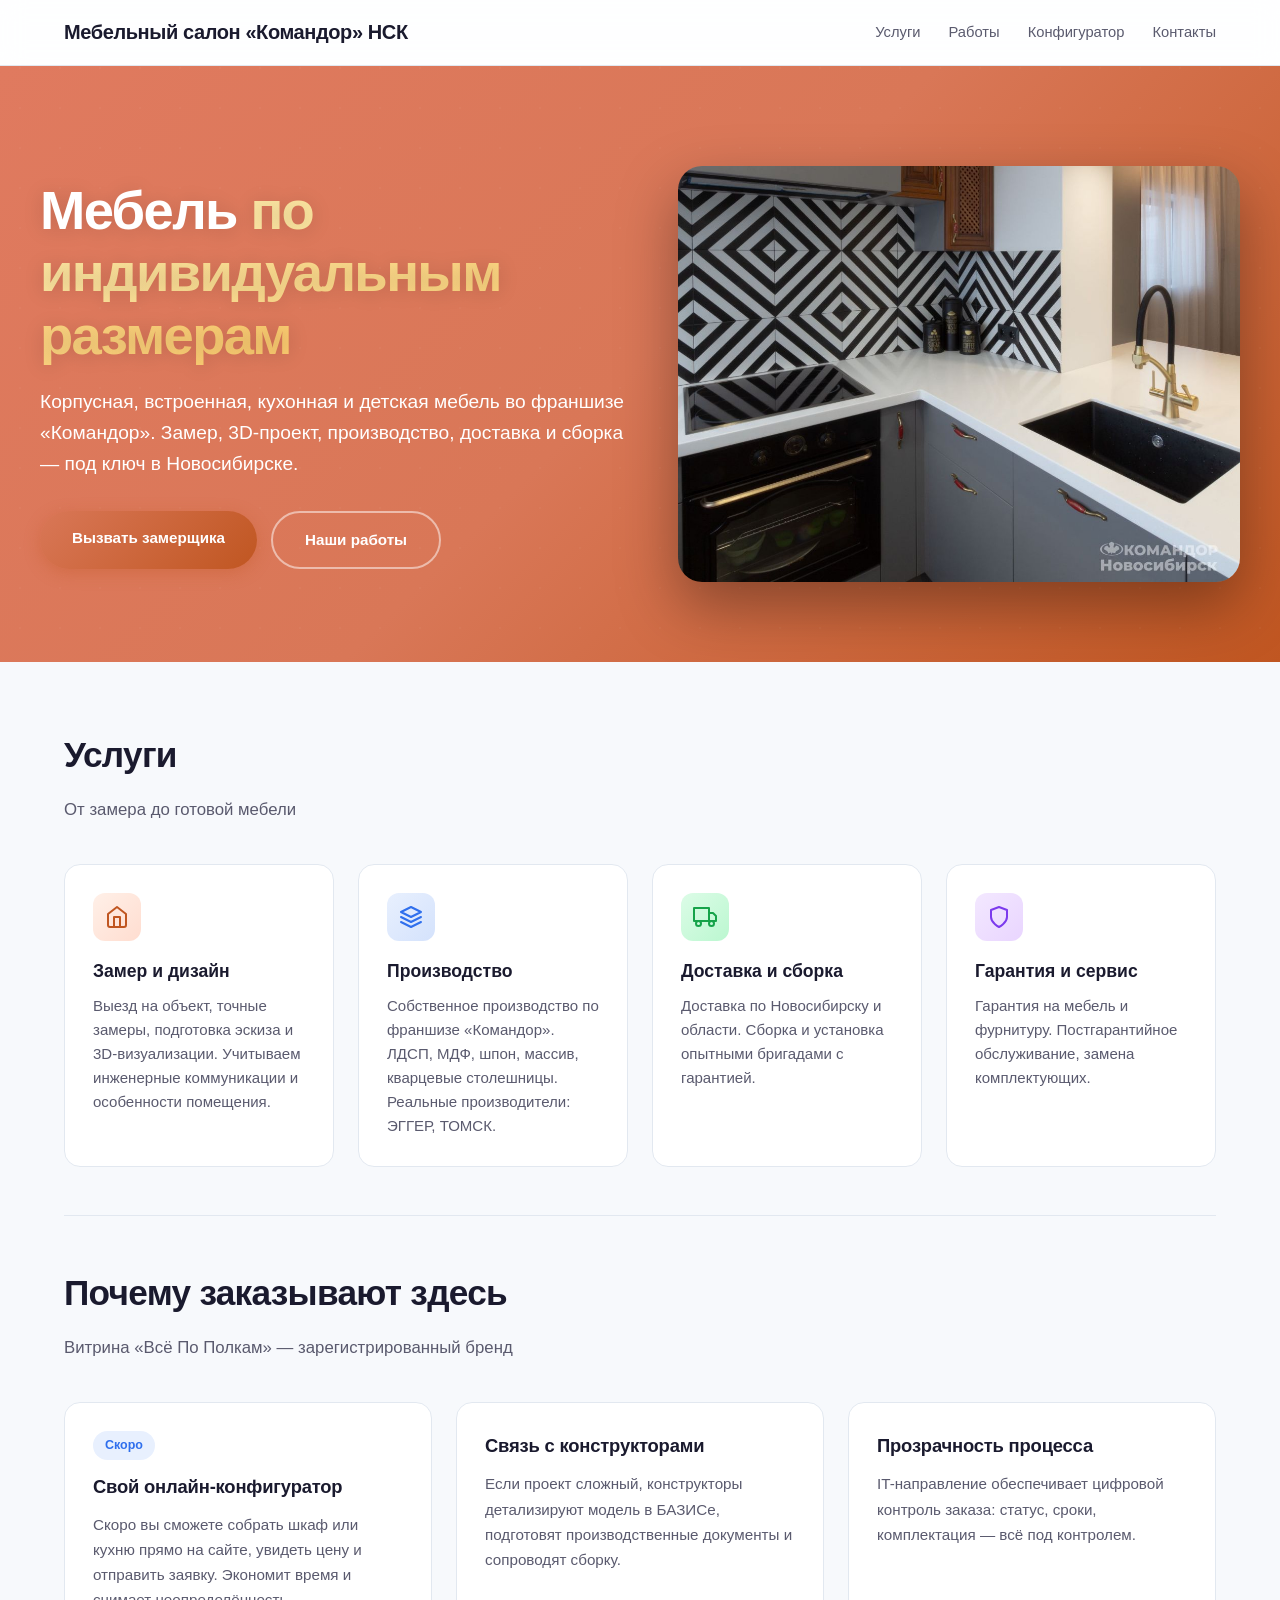
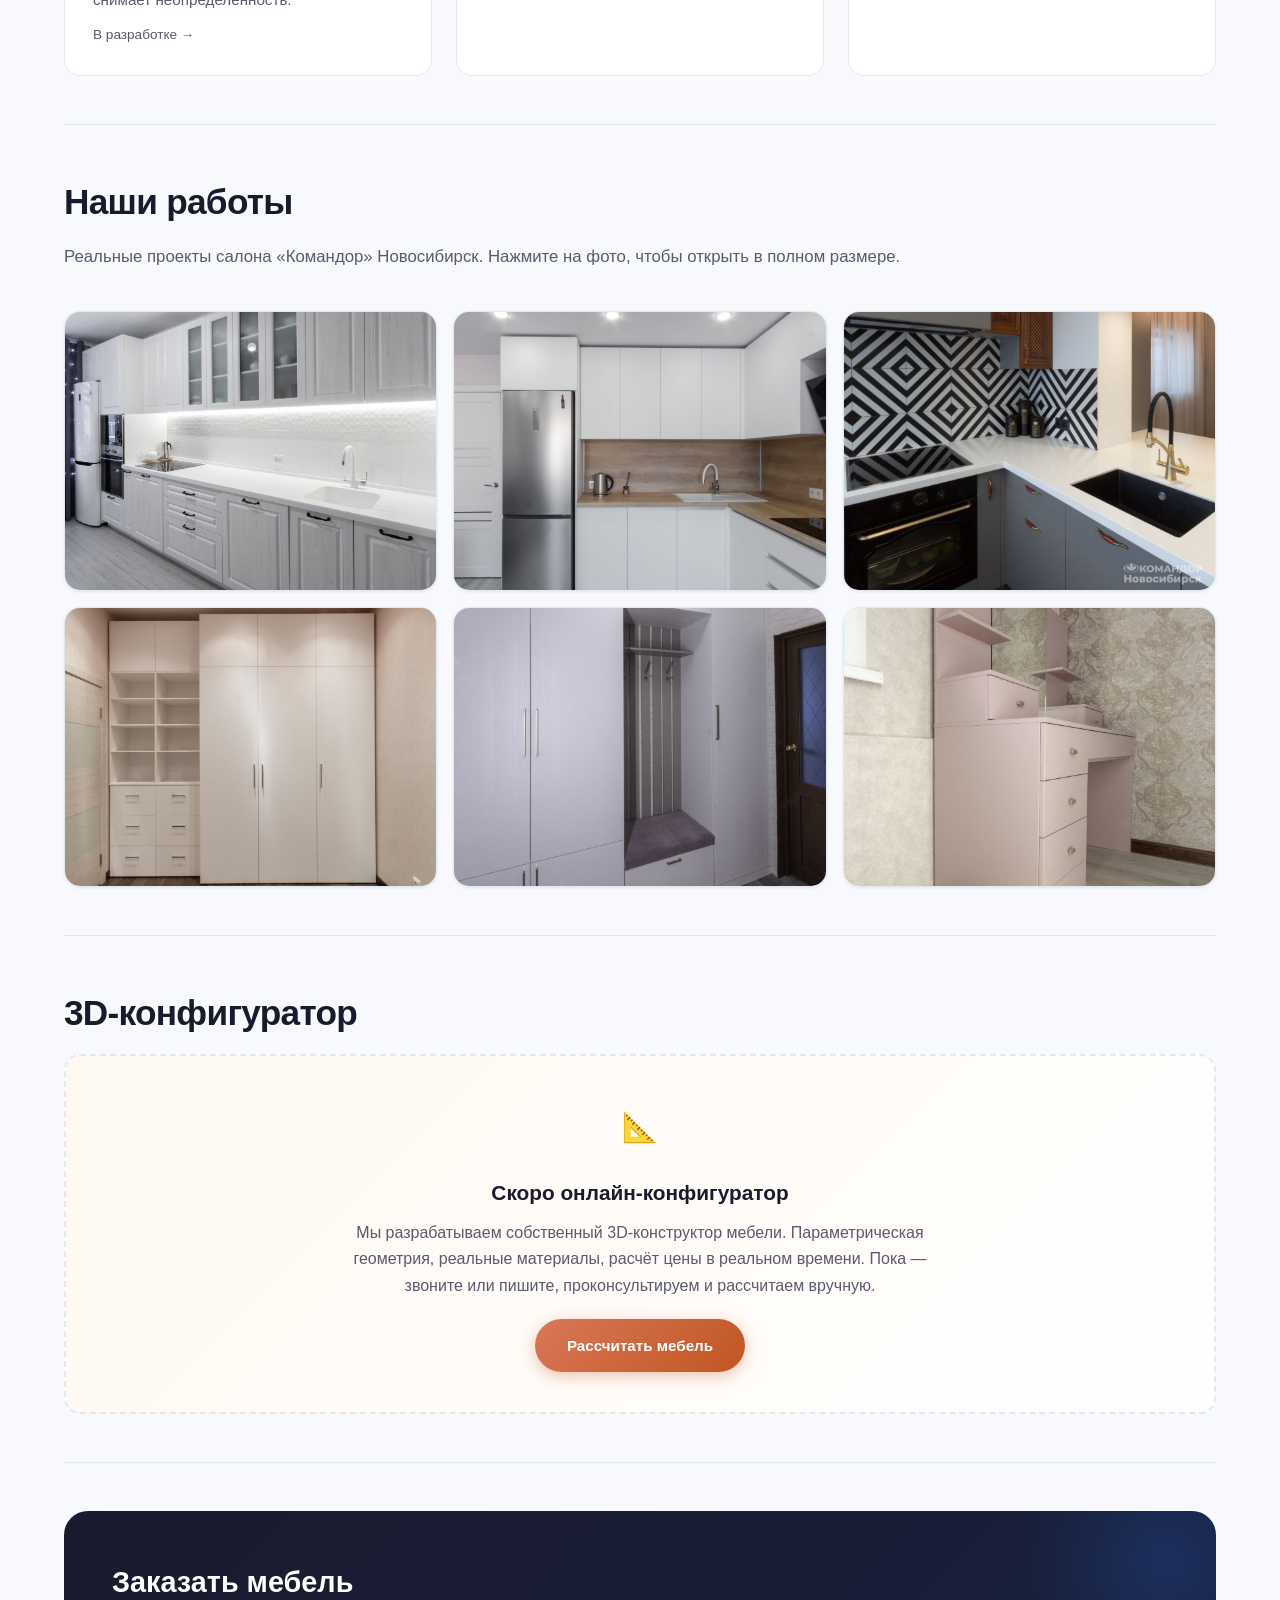
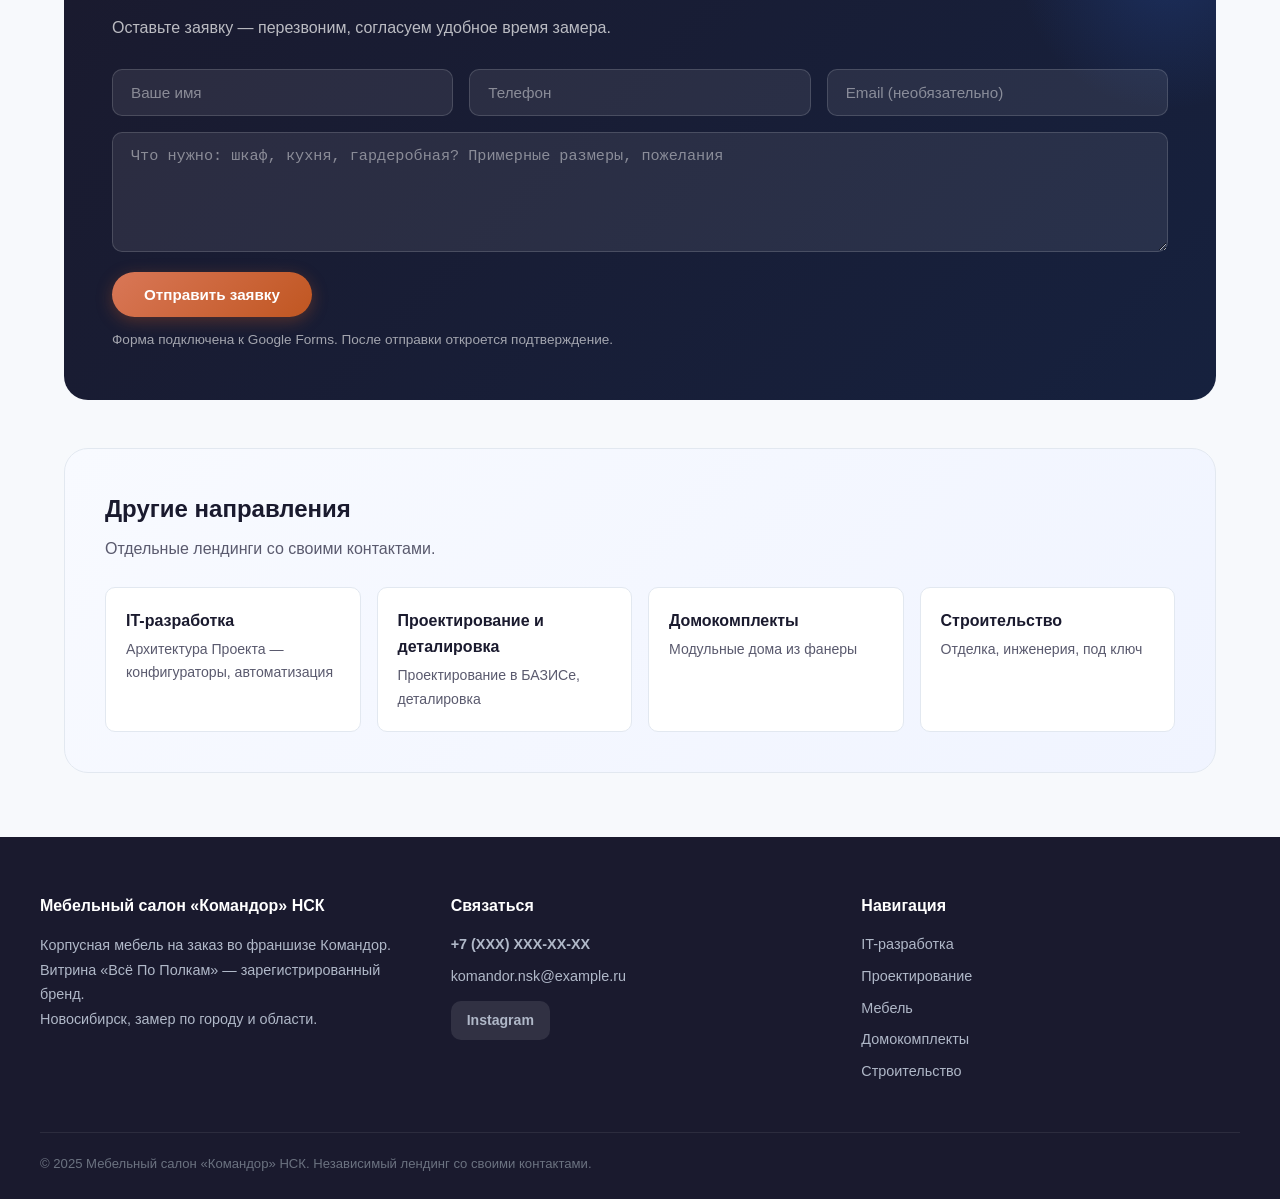
<file: mebel.html>
<!DOCTYPE html>
<html lang="ru">
<head>
  <meta charset="UTF-8">
  <meta name="viewport" content="width=device-width, initial-scale=1.0">
  <title>Мебельный салон «Командор» — Новосибирск</title>
  <link rel="stylesheet" href="style.css">
  <style>
    .hero-accent {
      background: linear-gradient(135deg, #f4a261, #e76f51);
      -webkit-background-clip: text;
      -webkit-text-fill-color: transparent;
      background-clip: text;
    }
    .section-divider { border: none; border-top: 1px solid var(--border); margin: 48px 0; }
    .phone-link { font-size: 1.3rem; font-weight: 700; color: #fff; }
    .phone-link:hover { color: var(--accent); }

    .feature-icon-terracotta { background: linear-gradient(135deg, #fff0e8, #ffddd0); color: #c05621; }
    .feature-icon-blue { background: linear-gradient(135deg, #e8f0fe, #d4e2fc); color: var(--accent); }
    .feature-icon-green { background: linear-gradient(135deg, #dcfce7, #bbf7d0); color: #16a34a; }
    .feature-icon-purple { background: linear-gradient(135deg, #f3e8ff, #e9d5ff); color: #7c3aed; }

    .card-accent-terracotta::before { background: linear-gradient(90deg, #d97757, #e76f51); }
    .card-accent-blue::before { background: linear-gradient(90deg, #2f6fed, #7c3aed); }
    .card-accent-green::before { background: linear-gradient(90deg, #16a34a, #22c55e); }

    .btn-terracotta { background: linear-gradient(135deg, #d97757, #c05621); box-shadow: 0 4px 16px rgba(192,86,33,0.35); }
    .btn-terracotta:hover { box-shadow: 0 8px 24px rgba(192,86,33,0.45); }

    .social-links { display: flex; gap: 12px; margin-top: 12px; }
    .social-links a { display: inline-block; padding: 8px 16px; border-radius: var(--radius); background: rgba(255,255,255,0.1); color: #b0b8c8; font-weight: 600; font-size: 0.88rem; transition: all .2s; }
    .social-links a:hover { background: var(--accent); color: #fff; }

    .teaser-terracotta::before { background: radial-gradient(circle, rgba(217,119,87,0.15) 0%, transparent 70%); }
    .hero-mebel { background: linear-gradient(135deg, #e07a5f 0%, #d97757 50%, #c05621 100%) !important; }
  </style>
</head>
<body>

<header class="header">
  <div class="header-inner">
    <div class="logo">Мебельный салон «Командор» НСК</div>
    <nav class="nav">
      <a href="#services">Услуги</a>
      <a href="#works">Работы</a>
      <a href="#configurator">Конфигуратор</a>
      <a href="#contacts">Контакты</a>
    </nav>
  </div>
</header>

<!-- Hero -->
<section class="hero hero-mebel">
  <div class="hero-split">
    <div class="hero-text">
      <h1 class="animate">Мебель <span class="hero-accent">по индивидуальным размерам</span></h1>
      <p class="animate delay-1">Корпусная, встроенная, кухонная и детская мебель во франшизе «Командор». Замер, 3D-проект, производство, доставка и сборка — под ключ в Новосибирске.</p>
      <div class="hero-btns animate delay-2">
        <a class="btn btn-terracotta" href="#form">Вызвать замерщика</a>
        <a class="btn btn-outline" href="#works">Наши работы</a>
      </div>
    </div>
    <div class="hero-media animate delay-2">
      <img src="img/mebel/g2.jpg" alt="Кухня по индивидуальному проекту: графитовые фасады, белая столешница, чёрная мойка">
    </div>
  </div>
</section>

<main class="container">

  <!-- Services -->
  <section id="services">
    <h2 class="section-title animate">Услуги</h2>
    <p class="section-subtitle animate delay-1">От замера до готовой мебели</p>
    <div class="features">
      <div class="feature animate delay-1">
        <div class="feature-icon feature-icon-terracotta">
          <svg width="24" height="24" viewBox="0 0 24 24" fill="none" stroke="currentColor" stroke-width="2" stroke-linecap="round" stroke-linejoin="round"><path d="M3 9l9-7 9 7v11a2 2 0 0 1-2 2H5a2 2 0 0 1-2-2z"></path><polyline points="9 22 9 12 15 12 15 22"></polyline></svg>
        </div>
        <h4>Замер и дизайн</h4>
        <p>Выезд на объект, точные замеры, подготовка эскиза и 3D-визуализации. Учитываем инженерные коммуникации и особенности помещения.</p>
      </div>
      <div class="feature animate delay-2">
        <div class="feature-icon feature-icon-blue">
          <svg width="24" height="24" viewBox="0 0 24 24" fill="none" stroke="currentColor" stroke-width="2" stroke-linecap="round" stroke-linejoin="round"><path d="M12 2L2 7l10 5 10-5-10-5zM2 17l10 5 10-5M2 12l10 5 10-5"></path></svg>
        </div>
        <h4>Производство</h4>
        <p>Собственное производство по франшизе «Командор». ЛДСП, МДФ, шпон, массив, кварцевые столешницы. Реальные производители: ЭГГЕР, ТОМСК.</p>
      </div>
      <div class="feature animate delay-3">
        <div class="feature-icon feature-icon-green">
          <svg width="24" height="24" viewBox="0 0 24 24" fill="none" stroke="currentColor" stroke-width="2" stroke-linecap="round" stroke-linejoin="round"><rect x="1" y="3" width="15" height="13"></rect><polygon points="16 8 20 8 23 11 23 16 16 16 16 8"></polygon><circle cx="5.5" cy="18.5" r="2.5"></circle><circle cx="18.5" cy="18.5" r="2.5"></circle></svg>
        </div>
        <h4>Доставка и сборка</h4>
        <p>Доставка по Новосибирску и области. Сборка и установка опытными бригадами с гарантией.</p>
      </div>
      <div class="feature animate delay-4">
        <div class="feature-icon feature-icon-purple">
          <svg width="24" height="24" viewBox="0 0 24 24" fill="none" stroke="currentColor" stroke-width="2" stroke-linecap="round" stroke-linejoin="round"><path d="M12 22s8-4 8-10V5l-8-3-8 3v7c0 6 8 10 8 10z"></path></svg>
        </div>
        <h4>Гарантия и сервис</h4>
        <p>Гарантия на мебель и фурнитуру. Постгарантийное обслуживание, замена комплектующих.</p>
      </div>
    </div>
  </section>

  <hr class="section-divider">

  <!-- Why -->
  <section id="why">
    <h2 class="section-title animate">Почему заказывают здесь</h2>
    <p class="section-subtitle animate delay-1">Витрина «Всё По Полкам» — зарегистрированный бренд</p>
    <div class="grid">
      <div class="card card-accent-terracotta animate delay-1">
        <span class="tag">Скоро</span>
        <h3>Свой онлайн-конфигуратор</h3>
        <p>Скоро вы сможете собрать шкаф или кухню прямо на сайте, увидеть цену и отправить заявку. Экономит время и снимает неопределённость.</p>
        <div class="meta">В разработке →</div>
      </div>
      <div class="card card-accent-blue animate delay-2">
        <h3>Связь с конструкторами</h3>
        <p>Если проект сложный, конструкторы детализируют модель в БАЗИСе, подготовят производственные документы и сопроводят сборку.</p>
      </div>
      <div class="card card-accent-green animate delay-3">
        <h3>Прозрачность процесса</h3>
        <p>IT-направление обеспечивает цифровой контроль заказа: статус, сроки, комплектация — всё под контролем.</p>
      </div>
    </div>
  </section>

  <hr class="section-divider">

  <!-- Works gallery -->
  <section id="works">
    <h2 class="section-title animate">Наши работы</h2>
    <p class="section-subtitle animate delay-1">Реальные проекты салона «Командор» Новосибирск. Нажмите на фото, чтобы открыть в полном размере.</p>
    <div class="gallery animate delay-2">
      <a href="img/mebel/g15.jpg" target="_blank"><img src="img/mebel/g15.jpg" alt="Белая классическая кухня с подсветкой" loading="lazy"></a>
      <a href="img/mebel/g5.jpg" target="_blank"><img src="img/mebel/g5.jpg" alt="Современная белая кухня с деревянной столешницей" loading="lazy"></a>
      <a href="img/mebel/g2.jpg" target="_blank"><img src="img/mebel/g2.jpg" alt="Кухня с графитовыми фасадами и чёрной мойкой" loading="lazy"></a>
      <a href="img/mebel/g1.jpg" target="_blank"><img src="img/mebel/g1.jpg" alt="Встроенный шкаф с открытыми полками в спальню" loading="lazy"></a>
      <a href="img/mebel/g6.jpg" target="_blank"><img src="img/mebel/g6.jpg" alt="Прихожая с антресолями и банкеткой" loading="lazy"></a>
      <a href="img/mebel/g3.jpg" target="_blank"><img src="img/mebel/g3.jpg" alt="Туалетный столик с зеркалом в пудровом цвете" loading="lazy"></a>
    </div>
  </section>

  <hr class="section-divider">

  <!-- Configurator teaser -->
  <section id="configurator">
    <h2 class="section-title animate">3D-конфигуратор</h2>
    <div class="teaser teaser-terracotta animate delay-1">
      <div class="teaser-icon">📐</div>
      <h3>Скоро онлайн-конфигуратор</h3>
      <p>Мы разрабатываем собственный 3D-конструктор мебели. Параметрическая геометрия, реальные материалы, расчёт цены в реальном времени. Пока — звоните или пишите, проконсультируем и рассчитаем вручную.</p>
      <div class="hero-btns" style="margin-top:20px">
        <a class="btn btn-terracotta" href="#form">Рассчитать мебель</a>
      </div>
    </div>
  </section>

  <hr class="section-divider">

  <!-- Form -->
  <section id="form" class="form-section animate">
    <h2>Заказать мебель</h2>
    <p>Оставьте заявку — перезвоним, согласуем удобное время замера.</p>
    <form action="https://docs.google.com/forms/d/e/ВАШ_ID_ФОРМЫ/viewform" method="GET" target="_blank">
      <div class="form-grid">
        <input type="text" name="entry.ВАШ_ПОЛЕ_ИМЯ" class="form-field" placeholder="Ваше имя" required>
        <input type="tel" name="entry.ВАШ_ПОЛЕ_ТЕЛЕФОН" class="form-field" placeholder="Телефон" required>
        <input type="email" name="entry.ВАШ_ПОЛЕ_EMAIL" class="form-field" placeholder="Email (необязательно)">
        <textarea name="entry.ВАШ_ПОЛЕ_СООБЩЕНИЕ" class="form-field textarea" placeholder="Что нужно: шкаф, кухня, гардеробная? Примерные размеры, пожелания"></textarea>
      </div>
      <button type="submit" class="btn btn-terracotta">Отправить заявку</button>
      <p style="margin-top:12px; font-size:0.85rem; opacity:0.6;">Форма подключена к Google Forms. После отправки откроется подтверждение.</p>
    </form>
  </section>

  <!-- Also -->
  <div class="also-section animate">
    <h2>Другие направления</h2>
    <p>Отдельные лендинги со своими контактами.</p>
    <div class="also-grid">
      <a href="index.html" class="also-card">
        <h4>IT-разработка</h4>
        <p>Архитектура Проекта — конфигураторы, автоматизация</p>
      </a>
      <a href="konstruktor.html" class="also-card">
        <h4>Проектирование и деталировка</h4>
        <p>Проектирование в БАЗИСе, деталировка</p>
      </a>
      <a href="fanera.html" class="also-card">
        <h4>Домокомплекты</h4>
        <p>Модульные дома из фанеры</p>
      </a>
      <a href="stroitelstvo.html" class="also-card">
        <h4>Строительство</h4>
        <p>Отделка, инженерия, под ключ</p>
      </a>
    </div>
  </div>

</main>

<!-- Contacts -->
<footer class="footer" id="contacts">
  <div class="footer-inner">
    <div class="footer-grid">
      <div class="footer-col">
        <h4>Мебельный салон «Командор» НСК</h4>
        <p>Корпусная мебель на заказ во франшизе Командор. Витрина «Всё По Полкам» — зарегистрированный бренд.</p>
        <p>Новосибирск, замер по городу и области.</p>
      </div>
      <div class="footer-col">
        <h4>Связаться</h4>
        <a href="tel:+7XXXXXXXXXX" class="phone-link">+7 (XXX) XXX-XX-XX</a>
        <a href="mailto:komandor.nsk@example.ru">komandor.nsk@example.ru</a>
        <div class="social-links">
          <a href="https://www.instagram.com/vsepopolkam.nsk/" target="_blank">Instagram</a>
        </div>
      </div>
      <div class="footer-col">
        <h4>Навигация</h4>
        <a href="index.html">IT-разработка</a>
        <a href="konstruktor.html">Проектирование</a>
        <a href="mebel.html">Мебель</a>
        <a href="fanera.html">Домокомплекты</a>
        <a href="stroitelstvo.html">Строительство</a>
      </div>
    </div>
    <div class="footer-bottom">
      © 2025 Мебельный салон «Командор» НСК. Независимый лендинг со своими контактами.
    </div>
  </div>
</footer>

</body>
</html>
</file>
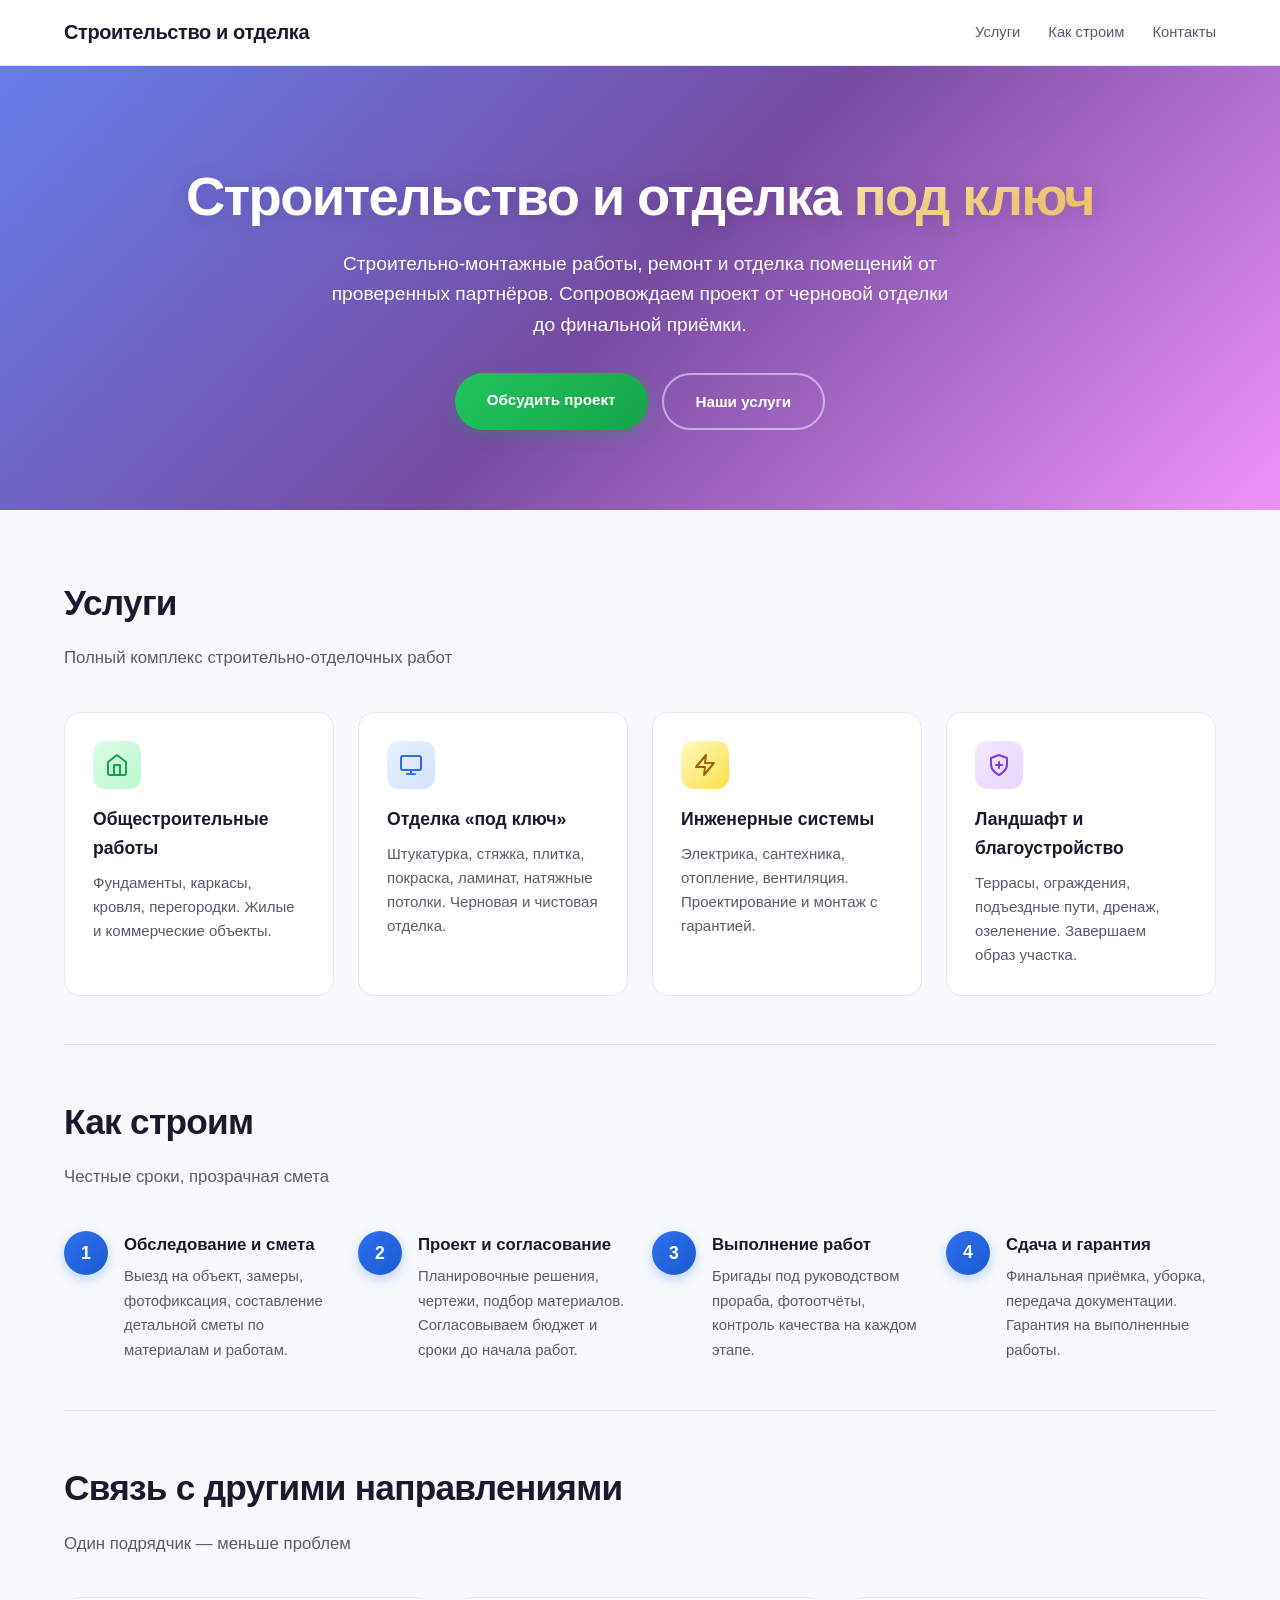
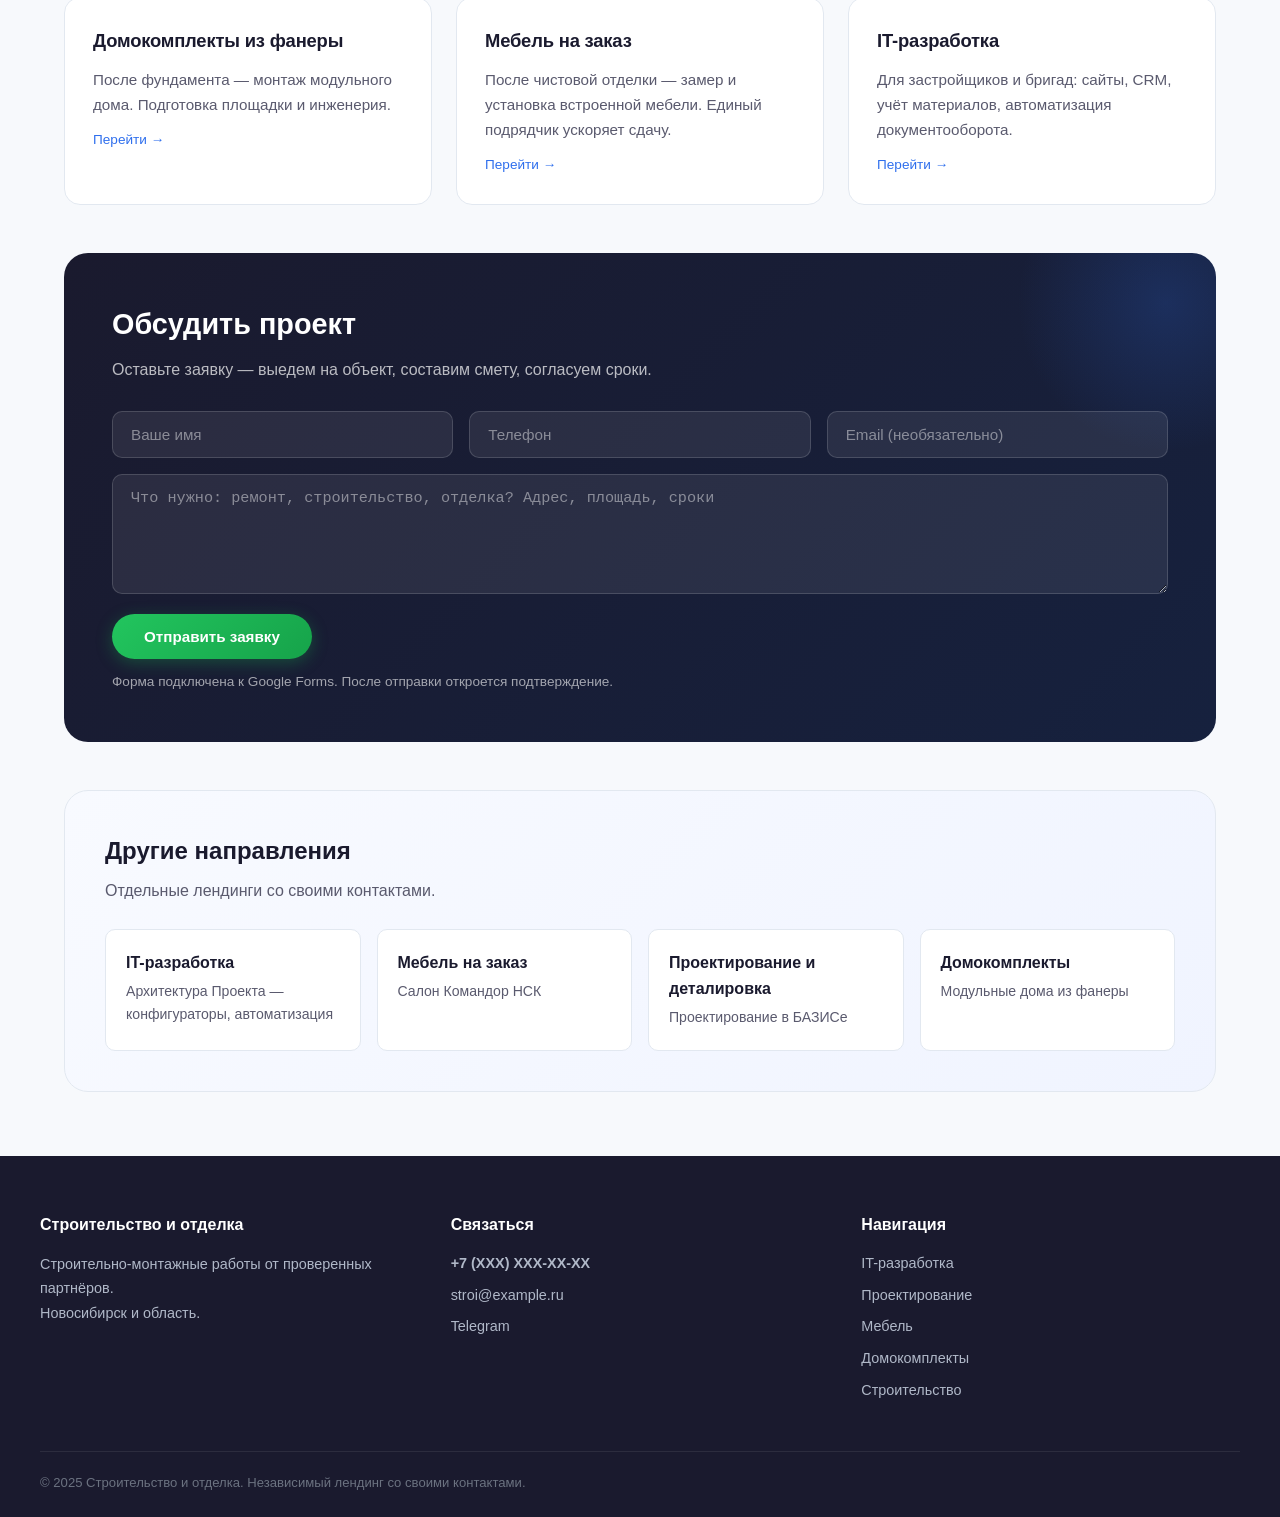
<file: stroitelstvo.html>
<!DOCTYPE html>
<html lang="ru">
<head>
  <meta charset="UTF-8">
  <meta name="viewport" content="width=device-width, initial-scale=1.0">
  <title>Строительство — отделка и проекты под ключ</title>
  <link rel="stylesheet" href="style.css">
  <style>
    .hero-accent {
      background: linear-gradient(135deg, #4ade80, #22c55e);
      -webkit-background-clip: text;
      -webkit-text-fill-color: transparent;
      background-clip: text;
    }
    .section-divider { border: none; border-top: 1px solid var(--border); margin: 48px 0; }
    .phone-link { font-size: 1.3rem; font-weight: 700; color: #fff; }
    .phone-link:hover { color: var(--accent); }

    .feature-icon-green { background: linear-gradient(135deg, #dcfce7, #bbf7d0); color: #16a34a; }
    .feature-icon-blue { background: linear-gradient(135deg, #e8f0fe, #d4e2fc); color: var(--accent); }
    .feature-icon-yellow { background: linear-gradient(135deg, #fef9c3, #fde047); color: #a16207; }
    .feature-icon-purple { background: linear-gradient(135deg, #f3e8ff, #e9d5ff); color: #7c3aed; }

    .card-accent-green::before { background: linear-gradient(90deg, #22c55e, #16a34a); }
    .card-accent-blue::before { background: linear-gradient(90deg, #2f6fed, #7c3aed); }
    .card-accent-yellow::before { background: linear-gradient(90deg, #eab308, #f59e0b); }

    .btn-green { background: linear-gradient(135deg, #22c55e, #16a34a); box-shadow: 0 4px 16px rgba(22,163,74,0.35); }
    .btn-green:hover { box-shadow: 0 8px 24px rgba(22,163,74,0.45); }
  </style>
</head>
<body>

<header class="header">
  <div class="header-inner">
    <div class="logo">Строительство и отделка</div>
    <nav class="nav">
      <a href="#services">Услуги</a>
      <a href="#process">Как строим</a>
      <a href="#contacts">Контакты</a>
    </nav>
  </div>
</header>

<section class="hero">
  <h1 class="animate">Строительство и отделка <span class="hero-accent">под ключ</span></h1>
  <p class="animate delay-1">Строительно-монтажные работы, ремонт и отделка помещений от проверенных партнёров. Сопровождаем проект от черновой отделки до финальной приёмки.</p>
  <div class="hero-btns animate delay-2">
    <a class="btn btn-green" href="#form">Обсудить проект</a>
    <a class="btn btn-outline" href="#services">Наши услуги</a>
  </div>
</section>

<main class="container">

  <section id="services">
    <h2 class="section-title animate">Услуги</h2>
    <p class="section-subtitle animate delay-1">Полный комплекс строительно-отделочных работ</p>
    <div class="features">
      <div class="feature animate delay-1">
        <div class="feature-icon feature-icon-green">
          <svg width="24" height="24" viewBox="0 0 24 24" fill="none" stroke="currentColor" stroke-width="2" stroke-linecap="round" stroke-linejoin="round"><path d="M3 9l9-7 9 7v11a2 2 0 0 1-2 2H5a2 2 0 0 1-2-2z"></path><polyline points="9 22 9 12 15 12 15 22"></polyline></svg>
        </div>
        <h4>Общестроительные работы</h4>
        <p>Фундаменты, каркасы, кровля, перегородки. Жилые и коммерческие объекты.</p>
      </div>
      <div class="feature animate delay-2">
        <div class="feature-icon feature-icon-blue">
          <svg width="24" height="24" viewBox="0 0 24 24" fill="none" stroke="currentColor" stroke-width="2" stroke-linecap="round" stroke-linejoin="round"><rect x="2" y="3" width="20" height="14" rx="2" ry="2"></rect><line x1="8" y1="21" x2="16" y2="21"></line><line x1="12" y1="17" x2="12" y2="21"></line></svg>
        </div>
        <h4>Отделка «под ключ»</h4>
        <p>Штукатурка, стяжка, плитка, покраска, ламинат, натяжные потолки. Черновая и чистовая отделка.</p>
      </div>
      <div class="feature animate delay-3">
        <div class="feature-icon feature-icon-yellow">
          <svg width="24" height="24" viewBox="0 0 24 24" fill="none" stroke="currentColor" stroke-width="2" stroke-linecap="round" stroke-linejoin="round"><path d="M13 2L3 14h9l-1 8 10-12h-9l1-8z"></path></svg>
        </div>
        <h4>Инженерные системы</h4>
        <p>Электрика, сантехника, отопление, вентиляция. Проектирование и монтаж с гарантией.</p>
      </div>
      <div class="feature animate delay-4">
        <div class="feature-icon feature-icon-purple">
          <svg width="24" height="24" viewBox="0 0 24 24" fill="none" stroke="currentColor" stroke-width="2" stroke-linecap="round" stroke-linejoin="round"><path d="M12 22s8-4 8-10V5l-8-3-8 3v7c0 6 8 10 8 10z"></path><line x1="9" y1="12" x2="15" y2="12"></line><line x1="12" y1="9" x2="12" y2="15"></line></svg>
        </div>
        <h4>Ландшафт и благоустройство</h4>
        <p>Террасы, ограждения, подъездные пути, дренаж, озеленение. Завершаем образ участка.</p>
      </div>
    </div>
  </section>

  <hr class="section-divider">

  <section id="process">
    <h2 class="section-title animate">Как строим</h2>
    <p class="section-subtitle animate delay-1">Честные сроки, прозрачная смета</p>
    <div class="steps">
      <div class="step animate delay-1">
        <h4>Обследование и смета</h4>
        <p>Выезд на объект, замеры, фотофиксация, составление детальной сметы по материалам и работам.</p>
      </div>
      <div class="step animate delay-2">
        <h4>Проект и согласование</h4>
        <p>Планировочные решения, чертежи, подбор материалов. Согласовываем бюджет и сроки до начала работ.</p>
      </div>
      <div class="step animate delay-3">
        <h4>Выполнение работ</h4>
        <p>Бригады под руководством прораба, фотоотчёты, контроль качества на каждом этапе.</p>
      </div>
      <div class="step animate delay-4">
        <h4>Сдача и гарантия</h4>
        <p>Финальная приёмка, уборка, передача документации. Гарантия на выполненные работы.</p>
      </div>
    </div>
  </section>

  <hr class="section-divider">

  <section id="related">
    <h2 class="section-title animate">Связь с другими направлениями</h2>
    <p class="section-subtitle animate delay-1">Один подрядчик — меньше проблем</p>
    <div class="grid">
      <div class="card card-accent-yellow animate delay-1">
        <h3>Домокомплекты из фанеры</h3>
        <p>После фундамента — монтаж модульного дома. Подготовка площадки и инженерия.</p>
        <div class="meta"><a href="fanera.html">Перейти →</a></div>
      </div>
      <div class="card card-accent-blue animate delay-2">
        <h3>Мебель на заказ</h3>
        <p>После чистовой отделки — замер и установка встроенной мебели. Единый подрядчик ускоряет сдачу.</p>
        <div class="meta"><a href="mebel.html">Перейти →</a></div>
      </div>
      <div class="card card-accent-green animate delay-3">
        <h3>IT-разработка</h3>
        <p>Для застройщиков и бригад: сайты, CRM, учёт материалов, автоматизация документооборота.</p>
        <div class="meta"><a href="index.html">Перейти →</a></div>
      </div>
    </div>
  </section>

  <!-- Form -->
  <section id="form" class="form-section animate">
    <h2>Обсудить проект</h2>
    <p>Оставьте заявку — выедем на объект, составим смету, согласуем сроки.</p>
    <form action="https://docs.google.com/forms/d/e/ВАШ_ID_ФОРМЫ/viewform" method="GET" target="_blank">
      <div class="form-grid">
        <input type="text" name="entry.ВАШ_ПОЛЕ_ИМЯ" class="form-field" placeholder="Ваше имя" required>
        <input type="tel" name="entry.ВАШ_ПОЛЕ_ТЕЛЕФОН" class="form-field" placeholder="Телефон" required>
        <input type="email" name="entry.ВАШ_ПОЛЕ_EMAIL" class="form-field" placeholder="Email (необязательно)">
        <textarea name="entry.ВАШ_ПОЛЕ_СООБЩЕНИЕ" class="form-field textarea" placeholder="Что нужно: ремонт, строительство, отделка? Адрес, площадь, сроки"></textarea>
      </div>
      <button type="submit" class="btn btn-green">Отправить заявку</button>
      <p style="margin-top:12px; font-size:0.85rem; opacity:0.6;">Форма подключена к Google Forms. После отправки откроется подтверждение.</p>
    </form>
  </section>

  <div class="also-section animate">
    <h2>Другие направления</h2>
    <p>Отдельные лендинги со своими контактами.</p>
    <div class="also-grid">
      <a href="index.html" class="also-card">
        <h4>IT-разработка</h4>
        <p>Архитектура Проекта — конфигураторы, автоматизация</p>
      </a>
      <a href="mebel.html" class="also-card">
        <h4>Мебель на заказ</h4>
        <p>Салон Командор НСК</p>
      </a>
      <a href="konstruktor.html" class="also-card">
        <h4>Проектирование и деталировка</h4>
        <p>Проектирование в БАЗИСе</p>
      </a>
      <a href="fanera.html" class="also-card">
        <h4>Домокомплекты</h4>
        <p>Модульные дома из фанеры</p>
      </a>
    </div>
  </div>

</main>

<footer class="footer" id="contacts">
  <div class="footer-inner">
    <div class="footer-grid">
      <div class="footer-col">
        <h4>Строительство и отделка</h4>
        <p>Строительно-монтажные работы от проверенных партнёров.</p>
        <p>Новосибирск и область.</p>
      </div>
      <div class="footer-col">
        <h4>Связаться</h4>
        <a href="tel:+7XXXXXXXXXX" class="phone-link">+7 (XXX) XXX-XX-XX</a>
        <a href="mailto:stroi@example.ru">stroi@example.ru</a>
        <a href="https://t.me/xxxx" target="_blank">Telegram</a>
      </div>
      <div class="footer-col">
        <h4>Навигация</h4>
        <a href="index.html">IT-разработка</a>
        <a href="konstruktor.html">Проектирование</a>
        <a href="mebel.html">Мебель</a>
        <a href="fanera.html">Домокомплекты</a>
        <a href="stroitelstvo.html">Строительство</a>
      </div>
    </div>
    <div class="footer-bottom">
      © 2025 Строительство и отделка. Независимый лендинг со своими контактами.
    </div>
  </div>
</footer>

</body>
</html>
</file>
<file: style.css>
/* ========================================
   Архитектура Проекта — Design System v2
   Градиенты, анимации, типографика
   ======================================== */

:root {
  /* Основные цвета */
  --accent: #2f6fed;
  --accent-dark: #1a5ad1;
  --accent-light: #e8f0fe;
  --text: #1a1a2e;
  --text-secondary: #5a5a6e;
  --bg: #f7f9fc;
  --surface: #ffffff;
  --border: #e2e8f0;

  /* Градиенты */
  --gradient-hero: linear-gradient(135deg, #667eea 0%, #764ba2 50%, #f093fb 100%);
  --gradient-blue: linear-gradient(135deg, #2f6fed 0%, #1a5ad1 100%);
  --gradient-card: linear-gradient(180deg, rgba(255,255,255,0) 0%, rgba(247,249,252,0.8) 100%);

  /* Тени */
  --shadow-sm: 0 1px 3px rgba(0,0,0,0.08);
  --shadow: 0 4px 20px rgba(0,0,0,0.08);
  --shadow-lg: 0 12px 40px rgba(0,0,0,0.12);
  --shadow-hover: 0 8px 30px rgba(47,111,237,0.18);

  /* Скругления */
  --radius: 10px;
  --radius-lg: 16px;
  --radius-xl: 24px;

  /* Анимации */
  --transition: all 0.3s cubic-bezier(0.4, 0, 0.2, 1);
}

/* Сброс */
*, *::before, *::after { box-sizing: border-box; margin: 0; padding: 0; }

html { scroll-behavior: smooth; }

body {
  font-family: -apple-system, BlinkMacSystemFont, 'Segoe UI', Roboto, 'Helvetica Neue', Arial, sans-serif;
  background: var(--bg);
  color: var(--text);
  line-height: 1.65;
  -webkit-font-smoothing: antialiased;
}

a { text-decoration: none; color: var(--accent); transition: var(--transition); }
a:hover { color: var(--accent-dark); }

/* ========================================
   АНИМАЦИИ
   ======================================== */

@keyframes fadeInUp {
  from { opacity: 0; transform: translateY(30px); }
  to { opacity: 1; transform: translateY(0); }
}

@keyframes fadeIn {
  from { opacity: 0; }
  to { opacity: 1; }
}

@keyframes slideInLeft {
  from { opacity: 0; transform: translateX(-40px); }
  to { opacity: 1; transform: translateX(0); }
}

@keyframes pulse {
  0%, 100% { transform: scale(1); }
  50% { transform: scale(1.05); }
}

@keyframes float {
  0%, 100% { transform: translateY(0px); }
  50% { transform: translateY(-10px); }
}

.animate {
  opacity: 0;
  animation: fadeInUp 0.7s cubic-bezier(0.4, 0, 0.2, 1) forwards;
}

.delay-1 { animation-delay: 0.1s; }
.delay-2 { animation-delay: 0.2s; }
.delay-3 { animation-delay: 0.3s; }
.delay-4 { animation-delay: 0.4s; }

/* ========================================
   HEADER
   ======================================== */

.header {
  position: sticky;
  top: 0;
  z-index: 100;
  backdrop-filter: blur(12px);
  background: rgba(255,255,255,0.85);
  border-bottom: 1px solid var(--border);
}

.header-inner {
  max-width: 1200px;
  margin: 0 auto;
  padding: 16px 24px;
  display: flex;
  justify-content: space-between;
  align-items: center;
}

.logo {
  font-size: 1.25rem;
  font-weight: 800;
  letter-spacing: -0.02em;
  color: var(--text);
}

.nav { display: flex; gap: 28px; }
.nav a {
  font-size: 0.92rem;
  font-weight: 500;
  color: var(--text-secondary);
  position: relative;
  padding: 4px 0;
}
.nav a::after {
  content: '';
  position: absolute;
  bottom: 0;
  left: 0;
  width: 0;
  height: 2px;
  background: var(--accent);
  transition: width 0.3s ease;
}
.nav a:hover { color: var(--accent); }
.nav a:hover::after { width: 100%; }

/* ========================================
   HERO
   ======================================== */

.hero {
  position: relative;
  background: var(--gradient-hero);
  color: #fff;
  padding: 100px 24px 80px;
  text-align: center;
  overflow: hidden;
}

.hero::before {
  content: '';
  position: absolute;
  top: -50%;
  left: -50%;
  width: 200%;
  height: 200%;
  background: radial-gradient(circle, rgba(255,255,255,0.1) 1px, transparent 1px);
  background-size: 40px 40px;
  opacity: 0.3;
}

.hero > * { position: relative; z-index: 1; }

.hero h1 {
  font-size: clamp(2rem, 5vw, 3.4rem);
  font-weight: 800;
  letter-spacing: -0.03em;
  line-height: 1.15;
  margin-bottom: 20px;
  text-shadow: 0 2px 20px rgba(0,0,0,0.15);
}

.hero h1 span {
  background: linear-gradient(135deg, #ffeaa7, #fdcb6e);
  -webkit-background-clip: text;
  -webkit-text-fill-color: transparent;
  background-clip: text;
}

.hero > p {
  font-size: clamp(1rem, 2vw, 1.2rem);
  max-width: 640px;
  margin: 0 auto 32px;
  opacity: 0.95;
  line-height: 1.6;
}

.hero-btns {
  display: flex;
  gap: 14px;
  justify-content: center;
  flex-wrap: wrap;
}

/* ========================================
   КНОПКИ
   ======================================== */

.btn {
  display: inline-block;
  padding: 14px 32px;
  border-radius: 50px;
  font-weight: 600;
  font-size: 0.95rem;
  background: var(--gradient-blue);
  color: #fff;
  box-shadow: 0 4px 16px rgba(47,111,237,0.35);
  transition: var(--transition);
  border: none;
  cursor: pointer;
}
.btn:hover {
  transform: translateY(-2px);
  box-shadow: 0 8px 24px rgba(47,111,237,0.45);
  color: #fff;
}

.btn-outline {
  background: transparent;
  color: #fff;
  border: 2px solid rgba(255,255,255,0.5);
  box-shadow: none;
}
.btn-outline:hover {
  background: rgba(255,255,255,0.12);
  border-color: rgba(255,255,255,0.8);
  color: #fff;
}

.btn-white {
  background: #fff;
  color: var(--accent);
  box-shadow: var(--shadow);
}
.btn-white:hover {
  background: var(--bg);
  box-shadow: var(--shadow-lg);
}

/* ========================================
   КОНТЕЙНЕР
   ======================================== */

.container {
  max-width: 1200px;
  margin: 0 auto;
  padding: 64px 24px;
}

.section-title {
  font-size: clamp(1.6rem, 3.5vw, 2.2rem);
  font-weight: 700;
  margin-bottom: 12px;
  letter-spacing: -0.02em;
}

.section-subtitle {
  color: var(--text-secondary);
  font-size: 1.05rem;
  margin-bottom: 40px;
}

.section-divider {
  border: none;
  border-top: 1px solid var(--border);
  margin: 48px 0;
}

/* ========================================
   КАРТОЧКИ
   ======================================== */

.grid {
  display: grid;
  grid-template-columns: repeat(auto-fit, minmax(280px, 1fr));
  gap: 24px;
}

.card {
  background: var(--surface);
  border: 1px solid var(--border);
  border-radius: var(--radius-lg);
  padding: 28px;
  transition: var(--transition);
  position: relative;
  overflow: hidden;
}

.card::before {
  content: '';
  position: absolute;
  top: 0;
  left: 0;
  right: 0;
  height: 3px;
  background: var(--gradient-blue);
  transform: scaleX(0);
  transform-origin: left;
  transition: transform 0.4s ease;
}

.card:hover {
  transform: translateY(-4px);
  box-shadow: var(--shadow-hover);
  border-color: rgba(47,111,237,0.2);
}

.card:hover::before { transform: scaleX(1); }

.card h3 {
  font-size: 1.15rem;
  font-weight: 700;
  margin-bottom: 10px;
  letter-spacing: -0.01em;
}

.card p { color: var(--text-secondary); font-size: 0.95rem; }

.tag {
  display: inline-block;
  background: var(--accent-light);
  color: var(--accent);
  padding: 4px 12px;
  border-radius: 50px;
  font-size: 0.78rem;
  font-weight: 600;
  margin-bottom: 12px;
}

.meta {
  font-size: 0.85rem;
  color: var(--text-secondary);
  margin-top: 12px;
}

/* ========================================
   FEATURES
   ======================================== */

.features {
  display: grid;
  grid-template-columns: repeat(auto-fit, minmax(260px, 1fr));
  gap: 24px;
}

.feature {
  background: var(--surface);
  border: 1px solid var(--border);
  border-radius: var(--radius-lg);
  padding: 28px;
  transition: var(--transition);
}

.feature:hover {
  box-shadow: var(--shadow);
  transform: translateY(-2px);
}

.feature-icon {
  width: 48px;
  height: 48px;
  border-radius: 12px;
  display: flex;
  align-items: center;
  justify-content: center;
  margin-bottom: 16px;
  font-size: 1.4rem;
}

.feature h4 {
  font-size: 1.1rem;
  font-weight: 700;
  margin-bottom: 8px;
}

.feature p { color: var(--text-secondary); font-size: 0.94rem; line-height: 1.6; }

/* ========================================
   STEPS
   ======================================== */

.steps {
  display: grid;
  grid-template-columns: repeat(auto-fit, minmax(240px, 1fr));
  gap: 24px;
  counter-reset: step;
}

.step {
  position: relative;
  padding-left: 60px;
}

.step::before {
  counter-increment: step;
  content: counter(step);
  position: absolute;
  left: 0;
  top: 0;
  width: 44px;
  height: 44px;
  background: var(--gradient-blue);
  color: #fff;
  border-radius: 50%;
  display: flex;
  align-items: center;
  justify-content: center;
  font-weight: 700;
  font-size: 1.1rem;
  box-shadow: 0 4px 12px rgba(47,111,237,0.3);
}

.step h4 { font-size: 1.05rem; font-weight: 700; margin-bottom: 6px; }
.step p { color: var(--text-secondary); font-size: 0.93rem; }

/* ========================================
   ALSO SECTION
   ======================================== */

.also-section {
  background: linear-gradient(135deg, #f8faff 0%, #f0f4ff 100%);
  border-radius: var(--radius-xl);
  padding: 40px;
  margin-top: 48px;
  border: 1px solid var(--border);
}

.also-section h2 { margin-bottom: 8px; }
.also-section > p { color: var(--text-secondary); margin-bottom: 24px; }

.also-grid {
  display: grid;
  grid-template-columns: repeat(auto-fit, minmax(220px, 1fr));
  gap: 16px;
}

.also-card {
  display: block;
  background: var(--surface);
  border: 1px solid var(--border);
  border-radius: var(--radius);
  padding: 20px;
  transition: var(--transition);
}

.also-card:hover {
  transform: translateY(-3px);
  box-shadow: var(--shadow);
  border-color: rgba(47,111,237,0.25);
}

.also-card h4 { font-size: 1rem; font-weight: 700; color: var(--text); margin-bottom: 4px; }
.also-card p { font-size: 0.88rem; color: var(--text-secondary); }

/* ========================================
   TEASER
   ======================================== */

.teaser {
  background: linear-gradient(135deg, #fff8f0 0%, #fff 100%);
  border: 2px dashed var(--border);
  border-radius: var(--radius-lg);
  padding: 40px;
  text-align: center;
  position: relative;
  overflow: hidden;
}

.teaser-icon {
  width: 64px;
  height: 64px;
  border-radius: 50%;
  display: flex;
  align-items: center;
  justify-content: center;
  margin: 0 auto 16px;
  font-size: 1.8rem;
  animation: float 3s ease-in-out infinite;
}

.teaser h3 { font-size: 1.3rem; margin-bottom: 10px; }
.teaser p { color: var(--text-secondary); max-width: 600px; margin: 0 auto; }

/* ========================================
   ФОРМА
   ======================================== */

.form-section {
  background: linear-gradient(135deg, #1a1a2e 0%, #16213e 100%);
  color: #fff;
  border-radius: var(--radius-xl);
  padding: 48px;
  margin: 48px 0;
  position: relative;
  overflow: hidden;
}

.form-section::before {
  content: '';
  position: absolute;
  top: -100px;
  right: -100px;
  width: 300px;
  height: 300px;
  background: radial-gradient(circle, rgba(47,111,237,0.2) 0%, transparent 70%);
}

.form-section h2 {
  font-size: 1.8rem;
  margin-bottom: 8px;
  position: relative;
  z-index: 1;
}

.form-section > p {
  opacity: 0.7;
  margin-bottom: 28px;
  position: relative;
  z-index: 1;
}

.form-grid {
  display: grid;
  grid-template-columns: repeat(auto-fit, minmax(260px, 1fr));
  gap: 16px;
  margin-bottom: 20px;
  position: relative;
  z-index: 1;
}

.form-field {
  background: rgba(255,255,255,0.08);
  border: 1px solid rgba(255,255,255,0.15);
  border-radius: var(--radius);
  padding: 14px 18px;
  color: #fff;
  font-size: 0.95rem;
  transition: var(--transition);
  width: 100%;
}

.form-field::placeholder { color: rgba(255,255,255,0.45); }
.form-field:focus {
  outline: none;
  border-color: var(--accent);
  background: rgba(255,255,255,0.12);
}

.form-field.textarea {
  grid-column: 1 / -1;
  min-height: 120px;
  resize: vertical;
}

/* ========================================
   FOOTER
   ======================================== */

.footer {
  background: var(--text);
  color: #b0b8c8;
  padding: 56px 24px 24px;
}

.footer-inner { max-width: 1200px; margin: 0 auto; }

.footer-grid {
  display: grid;
  grid-template-columns: repeat(auto-fit, minmax(220px, 1fr));
  gap: 32px;
  margin-bottom: 40px;
}

.footer-col h4 {
  color: #fff;
  font-size: 1rem;
  font-weight: 700;
  margin-bottom: 14px;
}

.footer-col p { font-size: 0.9rem; line-height: 1.7; }
.footer-col a {
  display: block;
  color: #b0b8c8;
  font-size: 0.9rem;
  margin-bottom: 8px;
  transition: color 0.2s;
}
.footer-col a:hover { color: #fff; }

.phone-link {
  font-size: 1.2rem;
  font-weight: 700;
  color: #fff;
}
.phone-link:hover { color: var(--accent); }

.footer-bottom {
  border-top: 1px solid rgba(255,255,255,0.08);
  padding-top: 20px;
  font-size: 0.82rem;
  color: #6b7280;
}

/* ========================================
   АДАПТИВНОСТЬ
   ======================================== */

@media (max-width: 768px) {
  .header-inner { flex-direction: column; gap: 12px; padding: 12px 16px; }
  .nav { gap: 16px; flex-wrap: wrap; justify-content: center; }
  .hero { padding: 60px 16px 48px; }
  .container { padding: 40px 16px; }
  .also-section { padding: 24px; }
  .form-section { padding: 32px 24px; }
  .footer-grid { gap: 24px; }
}

@media (max-width: 480px) {
  .hero h1 { font-size: 1.6rem; }
  .btn { padding: 12px 24px; font-size: 0.9rem; }
  .grid, .features, .also-grid { grid-template-columns: 1fr; }
}

/* ========================================
   ФОТО: HERO SPLIT, ГАЛЕРЕЯ, ШИРОКОЕ ФОТО
   ======================================== */

/* Hero с фото справа */
.hero-split {
  display: grid;
  grid-template-columns: 1.05fr 1fr;
  gap: 48px;
  align-items: center;
  max-width: 1200px;
  margin: 0 auto;
  text-align: left;
}

.hero-split .hero-text > p {
  font-size: clamp(1rem, 2vw, 1.2rem);
  max-width: 640px;
  margin: 0 0 32px;
  opacity: 0.95;
  line-height: 1.6;
}

.hero-split .hero-btns { justify-content: flex-start; }

.hero-media { position: relative; }

.hero-media img {
  width: 100%;
  height: auto;
  display: block;
  border-radius: var(--radius-xl);
  box-shadow: 0 24px 60px rgba(0,0,0,0.35);
  transition: var(--transition);
}

.hero-media img:hover { transform: translateY(-4px) scale(1.01); }

/* Hero с фоновой фотографией (фон задаётся инлайн) */
.hero-photo {
  background-size: cover;
  background-position: center;
}

.hero-photo::before { opacity: 0.12; }

/* Галерея фотографий */
.gallery {
  display: grid;
  grid-template-columns: repeat(3, 1fr);
  gap: 16px;
}

.gallery a {
  display: block;
  border-radius: var(--radius-lg);
  overflow: hidden;
  aspect-ratio: 4 / 3;
  box-shadow: var(--shadow-sm);
  border: 1px solid var(--border);
}

.gallery img {
  width: 100%;
  height: 100%;
  object-fit: cover;
  display: block;
  transition: transform 0.5s ease;
}

.gallery a:hover img { transform: scale(1.06); }

/* Широкое фото внутри контента */
.photo-wide {
  border-radius: var(--radius-xl);
  overflow: hidden;
  box-shadow: var(--shadow-lg);
  margin-bottom: 48px;
  border: 1px solid var(--border);
}

.photo-wide img { width: 100%; display: block; }

.photo-caption {
  font-size: 0.85rem;
  color: var(--text-secondary);
  margin-top: -40px;
  margin-bottom: 48px;
}

@media (max-width: 900px) {
  .hero-split { grid-template-columns: 1fr; gap: 32px; text-align: center; }
  .hero-split .hero-btns { justify-content: center; }
  .hero-split .hero-text > p { margin-left: auto; margin-right: auto; }
  .gallery { grid-template-columns: repeat(2, 1fr); }
}

@media (max-width: 520px) {
  .gallery { grid-template-columns: 1fr; }
}
</file>
